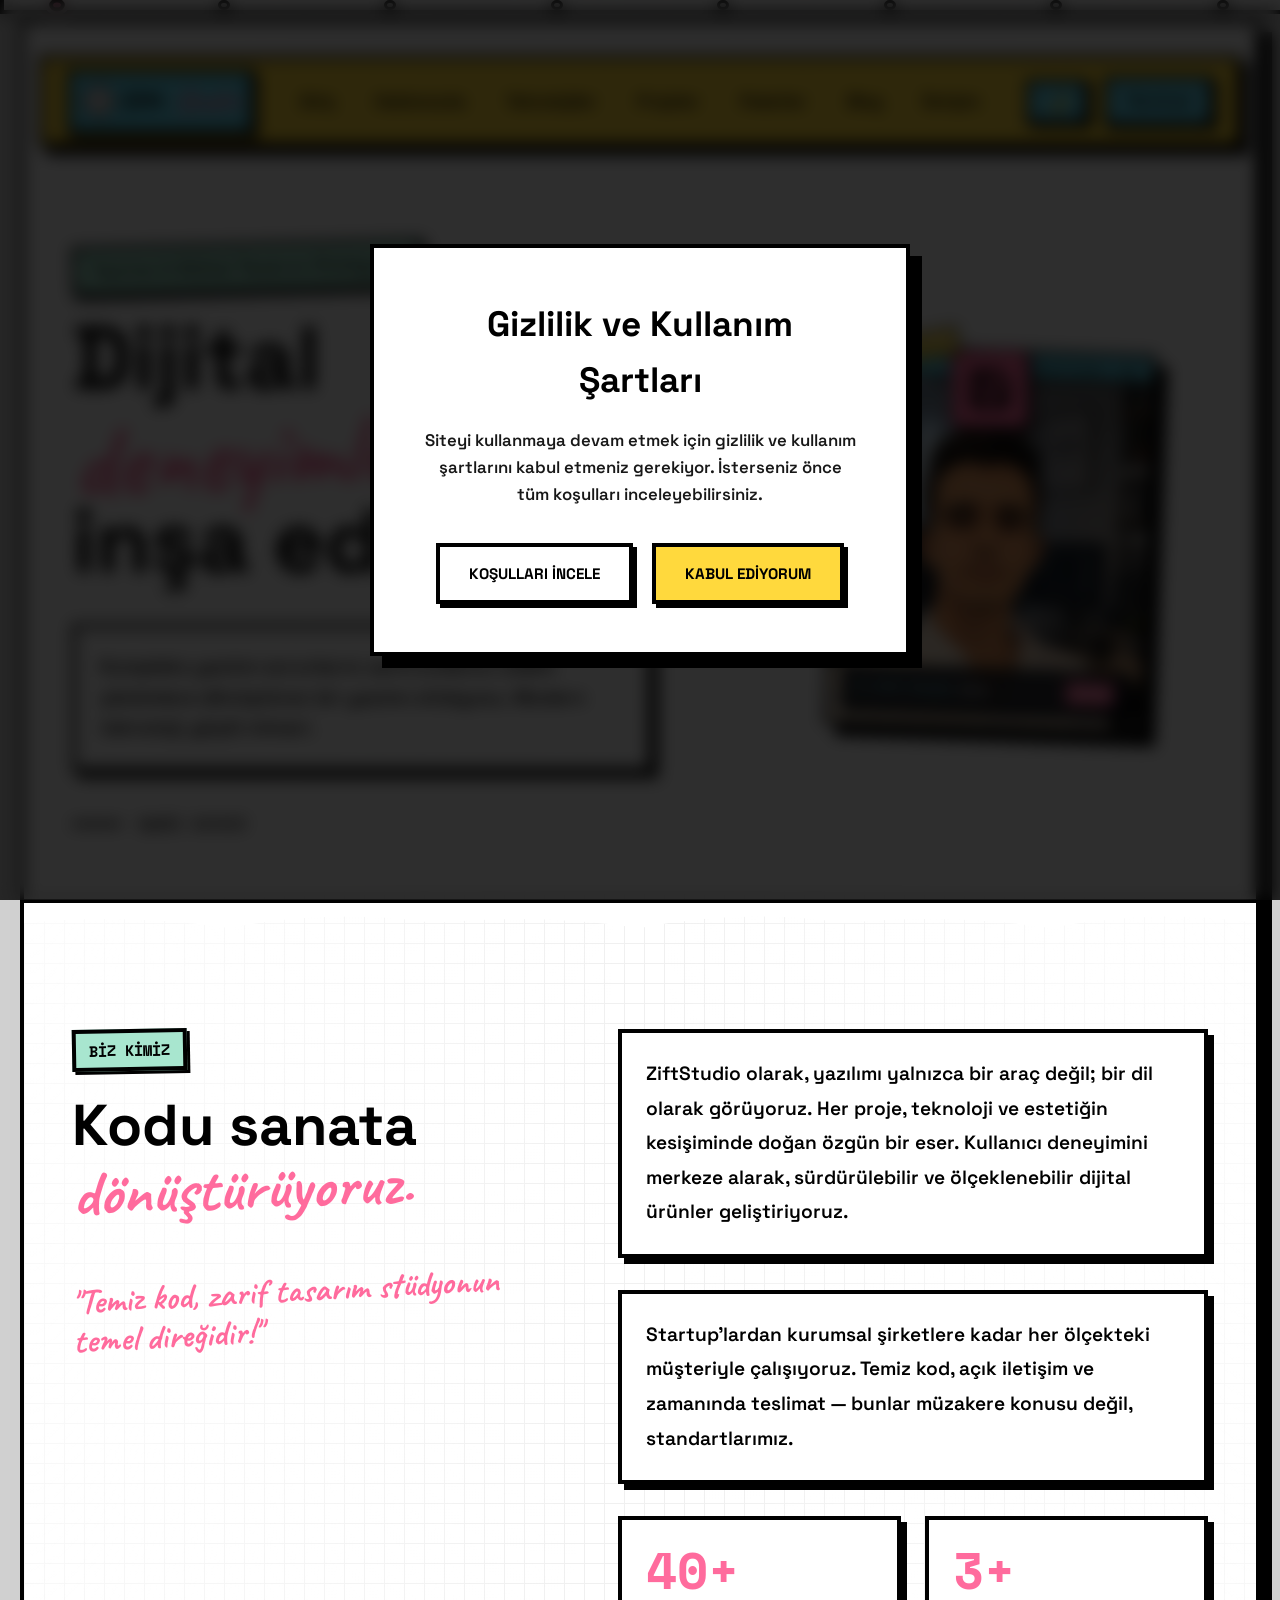
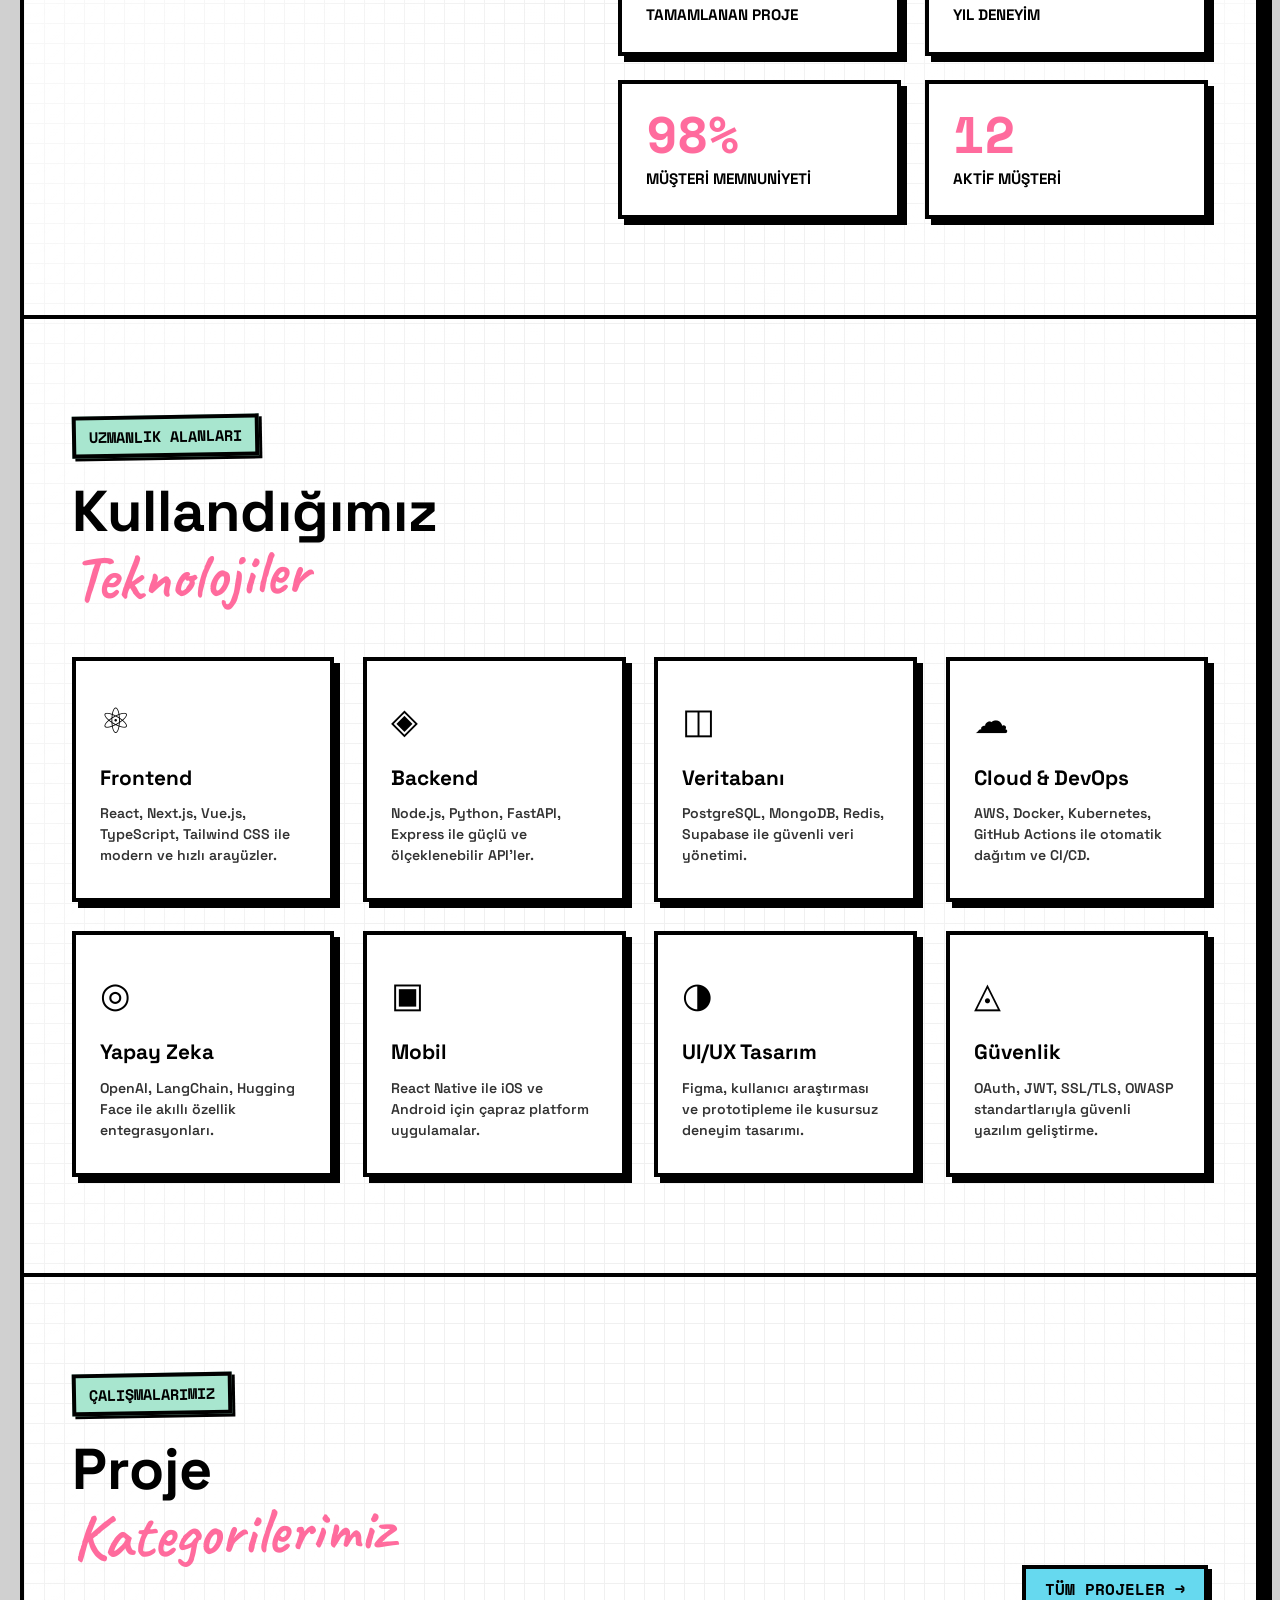
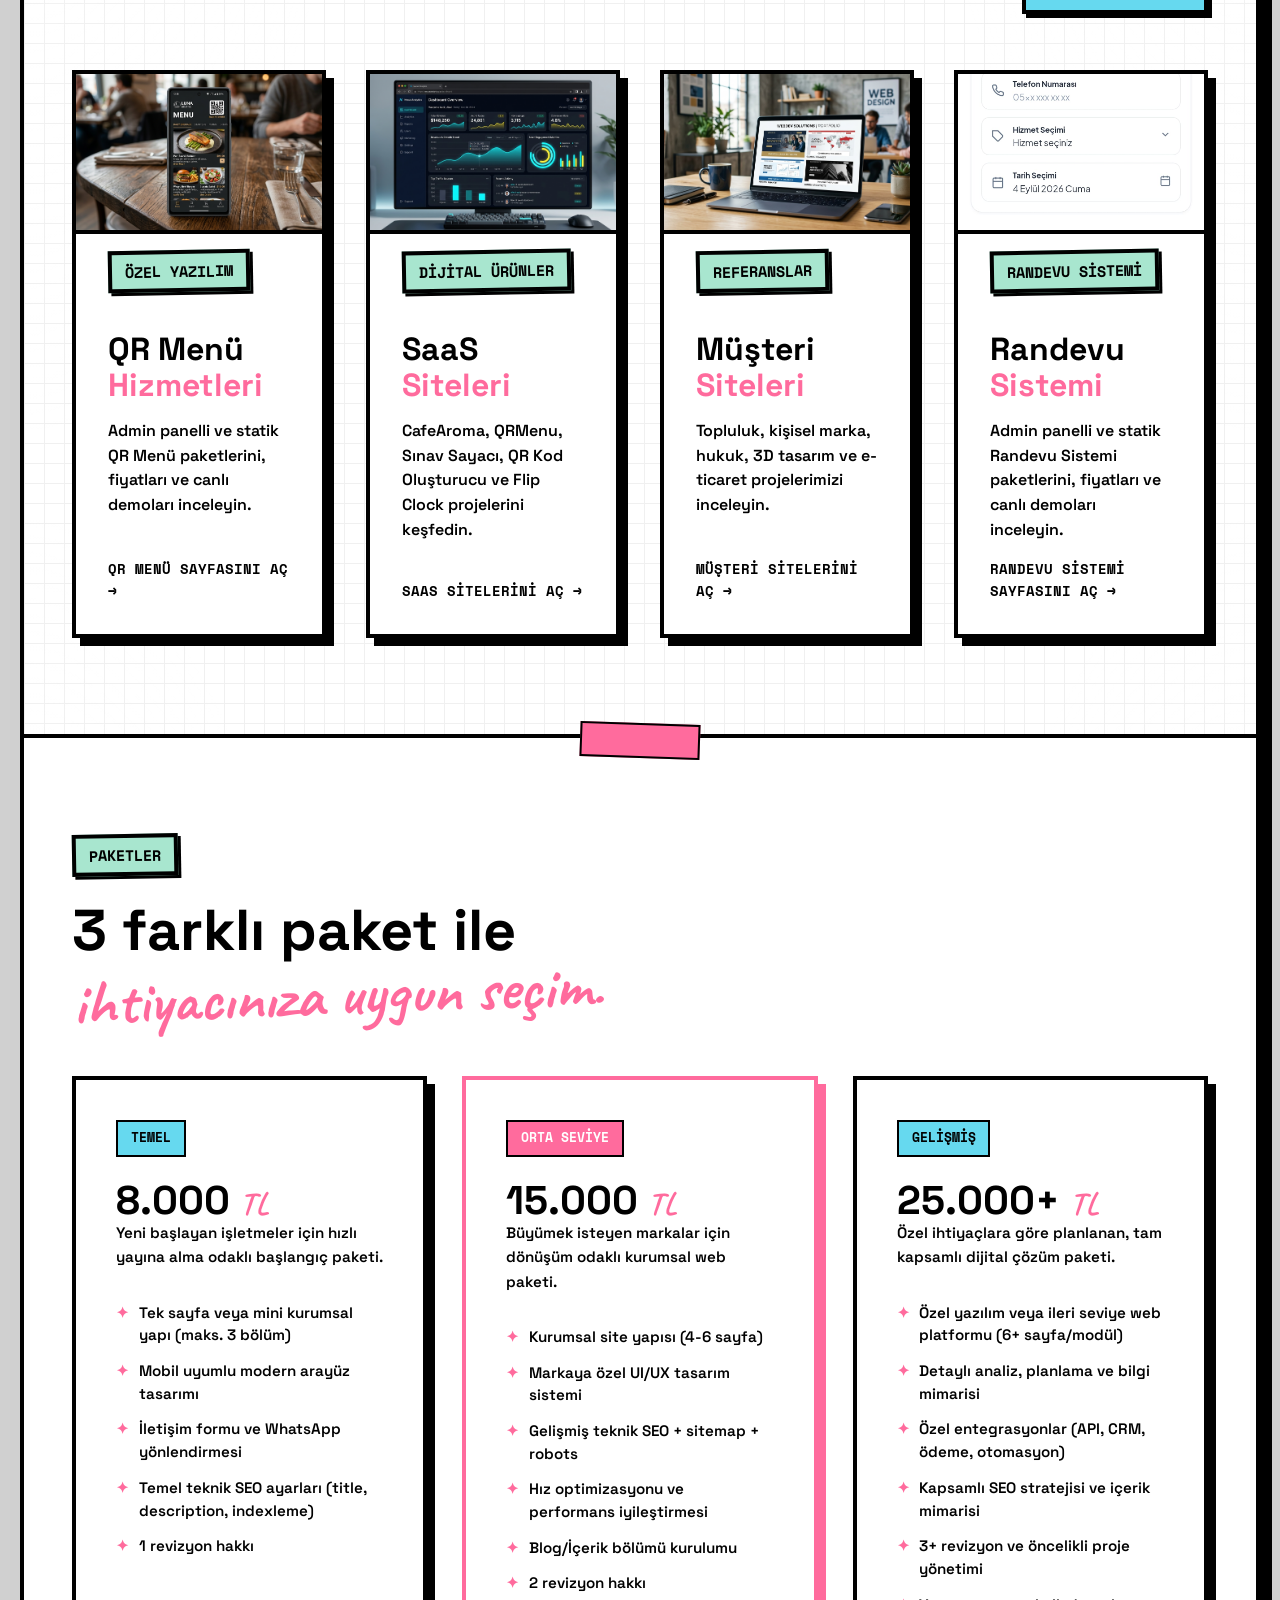
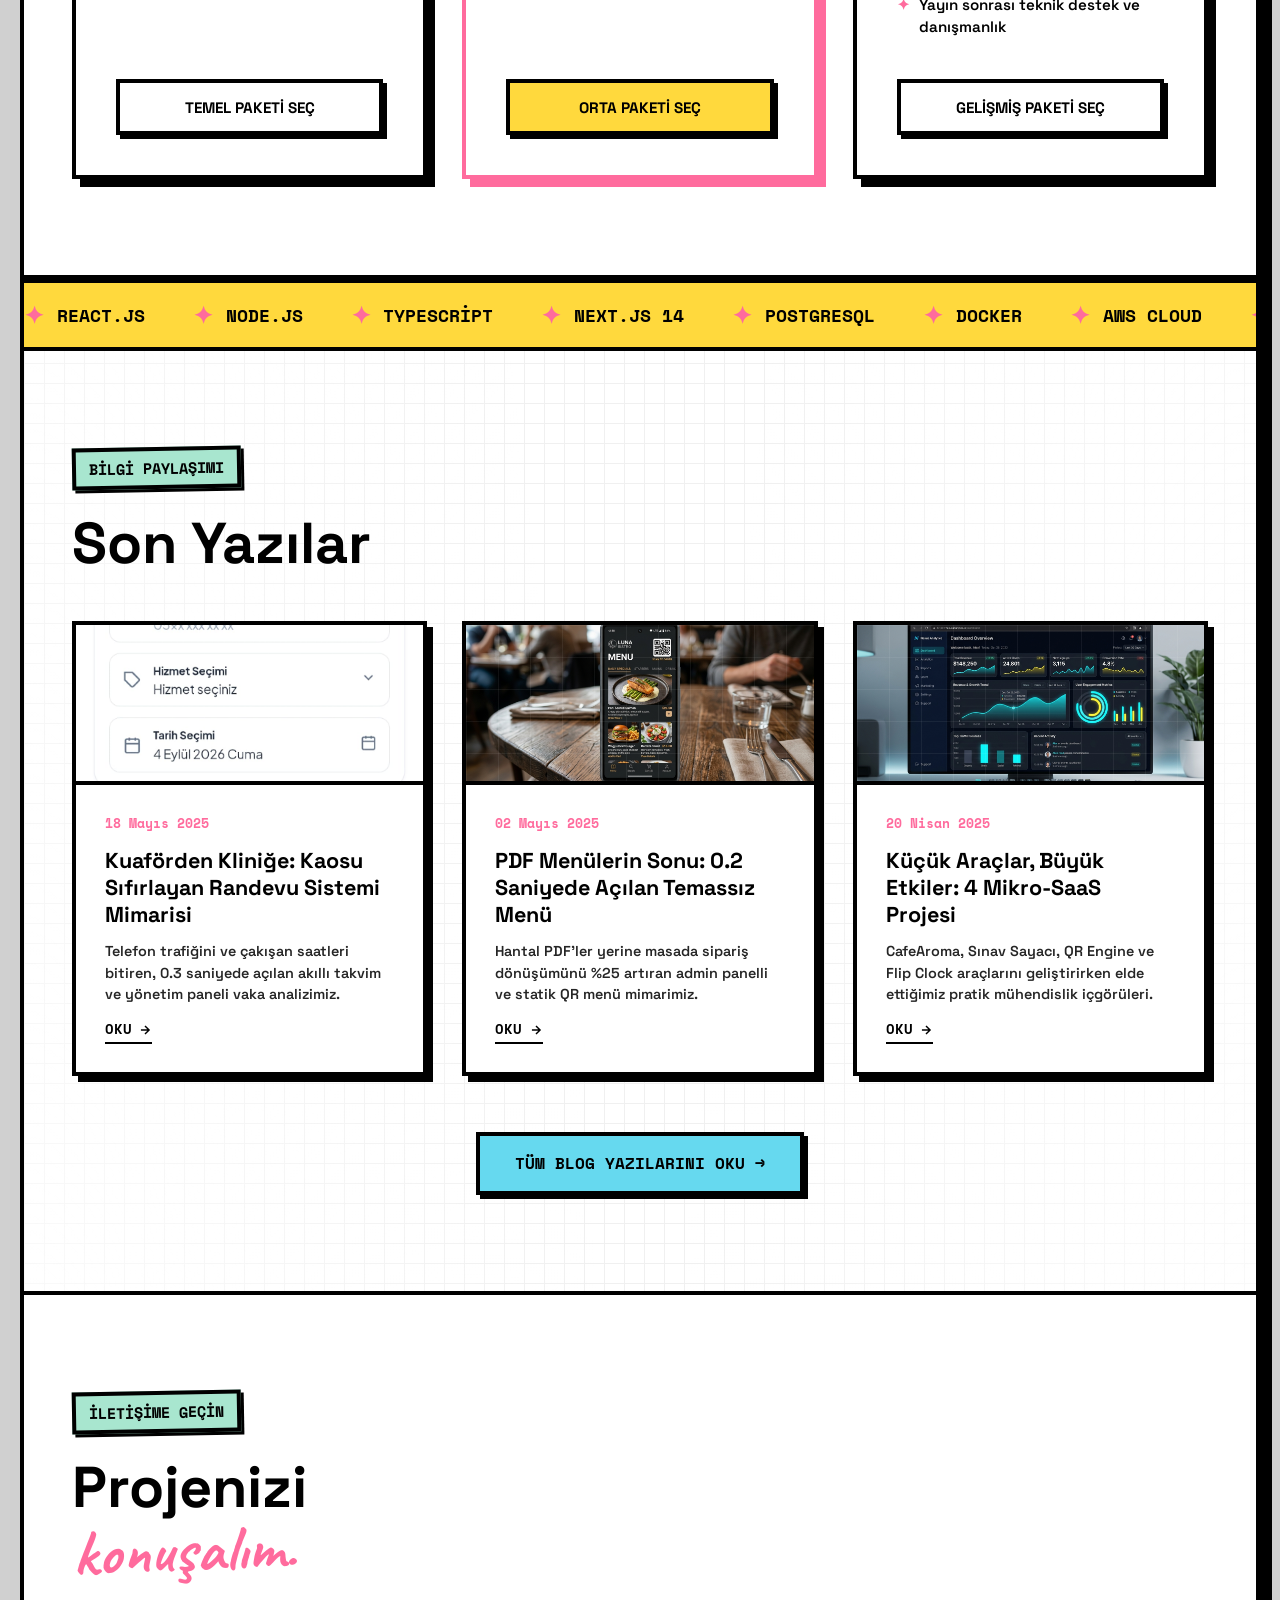
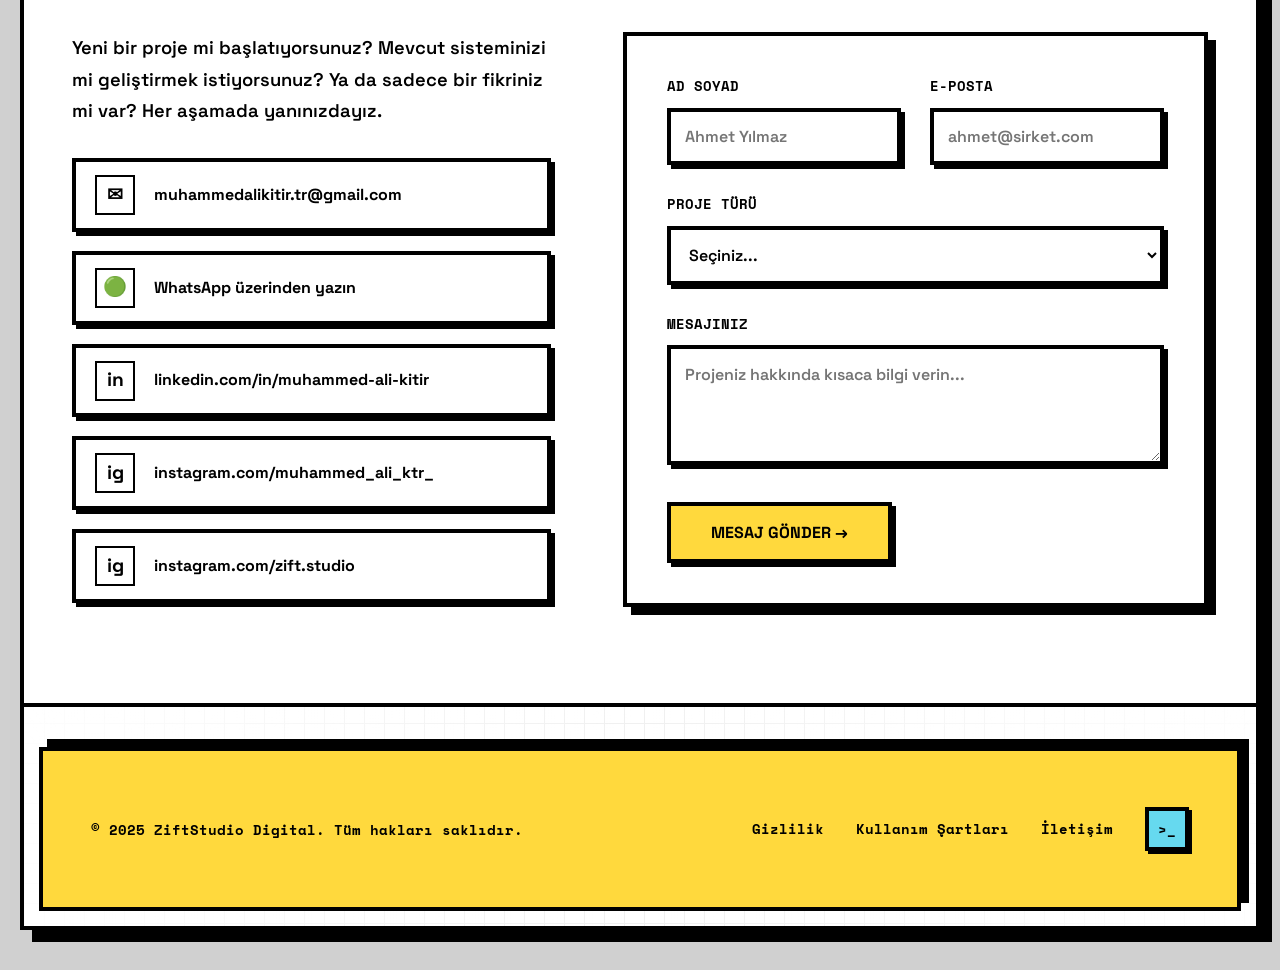
<file: index.html>
<!DOCTYPE html>
<html lang="tr">

<head>
  <meta charset="UTF-8">
  <meta name="viewport" content="width=device-width, initial-scale=1.0">
  <title>ZiftStudio — Digital Craft & Software</title>
  <meta name="description"
    content="ZiftStudio; web yazılım, UI/UX, SEO ve dijital ürün geliştirme alanlarında uçtan uca çözümler sunan yazılım stüdyosudur.">
  <meta name="robots" content="index, follow, max-image-preview:large, max-snippet:-1, max-video-preview:-1">
  <meta name="author" content="ZiftStudio">
  <link rel="canonical" href="https://ziftstudio.site/">
  <link rel="alternate" hreflang="tr-TR" href="https://ziftstudio.site/">
  <link rel="sitemap" type="application/xml" title="Sitemap" href="https://ziftstudio.site/sitemap.xml">
  <meta property="og:locale" content="tr_TR">
  <meta property="og:type" content="website">
  <meta property="og:title" content="ZiftStudio — Digital Craft & Software">
  <meta property="og:description"
    content="Modern web yazılım, dijital tasarım ve ölçeklenebilir ürün geliştirme çözümleri.">
  <meta property="og:url" content="https://ziftstudio.site/">
  <meta property="og:site_name" content="ZiftStudio">
  <meta property="og:image" content="https://ziftstudio.site/assets/logos/ziftstudio/ziftstudio-logo-1.png">
  <meta property="og:image:alt" content="ZiftStudio Logo">
  <meta name="twitter:card" content="summary_large_image">
  <meta name="twitter:title" content="ZiftStudio — Digital Craft & Software">
  <meta name="twitter:description"
    content="Modern web yazılım, dijital tasarım ve ölçeklenebilir ürün geliştirme çözümleri.">
  <meta name="twitter:image" content="https://ziftstudio.site/assets/logos/ziftstudio/ziftstudio-logo-1.png">


  <link rel="apple-touch-icon" sizes="180x180" href="/assets/favicon/apple-touch-icon.png">
<link rel="icon" type="image/png" sizes="32x32" href="/assets/favicon/favicon-32x32.png">
<link rel="icon" type="image/png" sizes="16x16" href="/assets/favicon/favicon-16x16.png">
<link rel="manifest" href="/assets/favicon/site.webmanifest">

  <link rel="icon" type="image/png" href="assets/logos/ziftstudio/ziftstudio-logo-1.png">
  <link rel="apple-touch-icon" href="assets/logos/ziftstudio/ziftstudio-logo-1.png">
  <link rel="stylesheet" href="CSS/style.css">
  <script type="application/ld+json">
  {
    "@context": "https://schema.org",
    "@graph": [
      {
        "@type": "Organization",
        "@id": "https://ziftstudio.site/#organization",
        "name": "ZiftStudio",
        "url": "https://ziftstudio.site/",
        "logo": {
          "@type": "ImageObject",
          "url": "https://ziftstudio.site/assets/logos/ziftstudio/ziftstudio-logo-1.png"
        },
        "image": "https://ziftstudio.site/assets/logos/ziftstudio/ziftstudio-logo-1.png",
        "email": "muhammedalikitir.tr@gmail.com"
      },
      {
        "@type": "WebSite",
        "@id": "https://ziftstudio.site/#website",
        "url": "https://ziftstudio.site/",
        "name": "ZiftStudio",
        "inLanguage": "tr-TR",
        "publisher": {
          "@id": "https://ziftstudio.site/#organization"
        }
      },
      {
        "@type": "ProfessionalService",
        "@id": "https://ziftstudio.site/#service",
        "name": "ZiftStudio",
        "url": "https://ziftstudio.site/",
        "serviceType": "Web Yazılım ve Dijital Tasarım",
        "areaServed": "TR"
      }
    ]
  }
  </script>
</head>

<body>

  <!-- Loading Screen Loader -->
  <div class="loader-overlay" id="loaderOverlay">
    <div class="loader-shapes">
      <!-- Floppy disk deco shape -->
      <svg class="loader-shape-svg loader-shape-1" width="60" height="60" viewBox="0 0 24 24" fill="none"
        stroke="currentColor" stroke-width="2">
        <path d="M19 21H5a2 2 0 0 1-2-2V5a2 2 0 0 1 2-2h11l5 5v11a2 2 0 0 1-2 2z"></path>
        <polyline points="17 21 17 13 7 13 7 21"></polyline>
        <polyline points="7 3 7 8 15 8"></polyline>
      </svg>
      <!-- Coffee cup deco shape -->
      <svg class="loader-shape-svg loader-shape-2" width="60" height="60" viewBox="0 0 24 24" fill="none"
        stroke="currentColor" stroke-width="2">
        <path d="M18 8h1a4 4 0 0 1 0 8h-1"></path>
        <path d="M2 8h16v9a4 4 0 0 1-4 4H6a4 4 0 0 1-4-4V8z"></path>
        <line x1="6" y1="1" x2="6" y2="4"></line>
        <line x1="10" y1="1" x2="10" y2="4"></line>
        <line x1="14" y1="1" x2="14" y2="4"></line>
      </svg>
      <!-- Code bracket deco shape -->
      <svg class="loader-shape-svg loader-shape-3" width="60" height="60" viewBox="0 0 24 24" fill="none"
        stroke="currentColor" stroke-width="2">
        <polyline points="16 18 22 12 16 6"></polyline>
        <polyline points="8 6 2 12 8 18"></polyline>
      </svg>
    </div>
    <div class="loader-wrapper">
      <div class="loader-letter">Z</div>
      <div class="loader-letter">S</div>
    </div>
    <div class="loader-progress-bar">
      <div class="loader-progress-fill"></div>
    </div>
  </div>

  <!-- Custom Immersive Cursor -->
  <div class="cursor" id="cursor"></div>
  <div class="cursor-ring" id="cursorRing"></div>

  <!-- Top Progress Bar Container with Checkpoints -->
  <div class="progress-bar-container">
    <div class="progress-bar-fill" id="progressBarFill"></div>
    <div class="progress-checkpoints" id="checkpoints">
      <!-- Checkpoints dynamically populated in script.js -->
    </div>
  </div>

  <!-- Main Brutalist Wrapper -->
  <div class="page-wrapper">

    <!-- Navigation -->
    <nav id="navbar">
      <a href="#" class="logo">
        <img src="assets/logos/ziftstudio/ziftstudio-logo-1.png" alt="ZiftStudio Logo" class="logo-mark">
        Zift<span>Studio</span>
      </a>
      <ul class="nav-links">
        <li><a href="#hero">Giriş</a></li>
        <li><a href="#about">Hakkımızda</a></li>
        <li><a href="#technologies">Teknolojiler</a></li>
        <li><a href="#projects">Projeler</a></li>
        <li><a href="#pricing">Paketler</a></li>
        <li><a href="#blog">Blog</a></li>
        <li><a href="#contact">İletişim</a></li>
      </ul>
      <div style="display: flex; align-items: center; gap: 1rem;">
        <button class="theme-toggle-nav" id="themeToggle" aria-label="Temayı Değiştir">
          <span id="themeToggleIcon">🌙</span>
        </button>
        <a href="pages/terminal.html" class="nav-cta">Terminal</a>
      </div>
      <button class="hamburger" id="hamburger" aria-label="Menu">
        <span></span><span></span><span></span>
      </button>
    </nav>

    <!-- Mobile Nav Overlay -->
    <div class="mobile-nav" id="mobileNav">
      <a href="#hero" onclick="closeMobileNav()">Giriş</a>
      <a href="#about" onclick="closeMobileNav()">Hakkımızda</a>
      <a href="#technologies" onclick="closeMobileNav()">Teknolojiler</a>
      <a href="#projects" onclick="closeMobileNav()">Projeler</a>
      <a href="#pricing" onclick="closeMobileNav()">Paketler</a>
      <a href="#blog" onclick="closeMobileNav()">Blog</a>
      <a href="#contact" onclick="closeMobileNav()">İletişim</a>
    </div>

    <!-- Hero Section -->
    <section id="hero">
      <div class="hero-left">
        <span class="hero-eyebrow">Yazılım & Dijital Tasarım Stüdyosu</span>
        <h1 class="hero-title">
          Dijital<br><em>deneyimler</em><br>inşa ediyoruz.
        </h1>
        <div class="hero-sub">
          <p class="hero-desc">
            Kompleks yazılım sorunlarını zarif, kullanıcı odaklı çözümlere dönüştüren bir yazılım stüdyosu. Modern
            teknoloji, güçlü mimari.
          </p>
          <div class="hero-scroll">
            <div class="hero-scroll-line"></div>
            AŞAĞI KAYDIR
          </div>
        </div>
      </div>
      <div class="hero-right">
        <div class="tape-sticker"></div>
        <!-- Floppy sticker decoration -->
        <svg class="deco-floppy" viewBox="0 0 24 24" fill="none" stroke="var(--border)" stroke-width="2.5"
          style="background:var(--pink); border:2.5px solid var(--border); border-radius:10px; padding:15px; box-shadow: 4px 4px 0 var(--border);">
          <path d="M19 21H5a2 2 0 0 1-2-2V5a2 2 0 0 1 2-2h11l5 5v11a2 2 0 0 1-2 2z"></path>
          <polyline points="17 21 17 13 7 13 7 21"></polyline>
          <polyline points="7 3 7 8 15 8"></polyline>
        </svg>
        <div class="hero-visual-card">
          <div class="hero-visual-header">
            <div class="hero-dot hero-dot-1"></div>
            <div class="hero-dot hero-dot-2"></div>
            <div class="hero-dot hero-dot-3"></div>
            <span
              style="font-family:var(--mono-font); font-size:0.75rem; font-weight:700; color:var(--text); margin-left:auto; letter-spacing:0.05em;">zift-developer.jpg</span>
          </div>
          <div class="hero-visual-body" style="padding: 0; overflow: hidden; position: relative;">
            <img src="assets/image/hero-avatar.jpg" alt="ZiftStudio Developer" class="hero-avatar-img"
              style="width: 100%; height: 100%; object-fit: cover; object-position: center 15%; display: block;">
            <div class="hero-avatar-badge"
              style="position: absolute; bottom: 12px; left: 12px; right: 12px; background: rgba(15, 20, 30, 0.85); backdrop-filter: blur(6px); border: 2px solid var(--border); color: #fff; padding: 8px 12px; font-family: var(--mono-font); font-size: 0.78rem; font-weight: 700; box-shadow: 3px 3px 0 var(--border); display: flex; align-items: center; justify-content: space-between;">
              <span><span style="color: var(--cyan);">// Zift Studio</span> Core</span>
              <span
                style="background: var(--pink); color: #fff; padding: 2px 6px; border: 1.5px solid var(--border); font-size: 0.65rem;">ACTIVE</span>
            </div>
          </div>
        </div>
      </div>
    </section>

    <!-- Paper Tear Gap -->
    <div class="paper-tear paper-tear-top">
      <svg viewBox="0 0 1200 30" preserveAspectRatio="none">
        <path
          d="M0,0 L1200,0 L1200,20 Q1100,5 1000,25 Q900,10 800,20 Q700,5 600,25 Q500,10 400,20 Q300,5 200,25 Q100,10 0,20 Z">
        </path>
      </svg>
    </div>

    <!-- Pricing Section -->
    <section id="pricing" class="reveal">
      <div class="tear-tape-sticker"></div>
      <div class="section-label">Paketler</div>
      <h2 class="section-title">3 farklı paket ile<br><em>ihtiyacınıza uygun seçim.</em></h2>
      <div class="pricing-grid">
        <div class="pricing-card">
          <span class="pricing-tag">Temel</span>
          <div>
            <h3 class="pricing-title">8.000 <span>TL</span></h3>
            <p class="pricing-subtitle">Yeni başlayan işletmeler için hızlı yayına alma odaklı başlangıç paketi.</p>
          </div>
          <ul class="pricing-list">
            <li>Tek sayfa veya mini kurumsal yapı (maks. 3 bölüm)</li>
            <li>Mobil uyumlu modern arayüz tasarımı</li>
            <li>İletişim formu ve WhatsApp yönlendirmesi</li>
            <li>Temel teknik SEO ayarları (title, description, indexleme)</li>
            <li>1 revizyon hakkı</li>
          </ul>
          <button class="pricing-action" onclick="scrollToSection('contact')">Temel Paketi Seç</button>
        </div>
        <div class="pricing-card recommended">
          <span class="pricing-tag">Orta Seviye</span>
          <div>
            <h3 class="pricing-title">15.000 <span>TL</span></h3>
            <p class="pricing-subtitle">Büyümek isteyen markalar için dönüşüm odaklı kurumsal web paketi.</p>
          </div>
          <ul class="pricing-list">
            <li>Kurumsal site yapısı (4-6 sayfa)</li>
            <li>Markaya özel UI/UX tasarım sistemi</li>
            <li>Gelişmiş teknik SEO + sitemap + robots</li>
            <li>Hız optimizasyonu ve performans iyileştirmesi</li>
            <li>Blog/İçerik bölümü kurulumu</li>
            <li>2 revizyon hakkı</li>
          </ul>
          <button class="pricing-action" onclick="scrollToSection('contact')">Orta Paketi Seç</button>
        </div>
        <div class="pricing-card">
          <span class="pricing-tag">Gelişmiş</span>
          <div>
            <h3 class="pricing-title">25.000+ <span>TL</span></h3>
            <p class="pricing-subtitle">Özel ihtiyaçlara göre planlanan, tam kapsamlı dijital çözüm paketi.</p>
          </div>
          <ul class="pricing-list">
            <li>Özel yazılım veya ileri seviye web platformu (6+ sayfa/modül)</li>
            <li>Detaylı analiz, planlama ve bilgi mimarisi</li>
            <li>Özel entegrasyonlar (API, CRM, ödeme, otomasyon)</li>
            <li>Kapsamlı SEO stratejisi ve içerik mimarisi</li>
            <li>3+ revizyon ve öncelikli proje yönetimi</li>
            <li>Yayın sonrası teknik destek ve danışmanlık</li>
          </ul>
          <button class="pricing-action" onclick="scrollToSection('contact')">Gelişmiş Paketi Seç</button>
        </div>
      </div>
    </section>

    <!-- Marquee Tech Ribbon -->
    <div class="marquee-wrap">
      <div class="marquee-track">
        <div class="marquee-item"><span>✦</span> React.js</div>
        <div class="marquee-item"><span>✦</span> Node.js</div>
        <div class="marquee-item"><span>✦</span> TypeScript</div>
        <div class="marquee-item"><span>✦</span> Next.js 14</div>
        <div class="marquee-item"><span>✦</span> PostgreSQL</div>
        <div class="marquee-item"><span>✦</span> Docker</div>
        <div class="marquee-item"><span>✦</span> AWS Cloud</div>
        <div class="marquee-item"><span>✦</span> Python / FastAPI</div>
        <div class="marquee-item"><span>✦</span> UI/UX Design System</div>
        <!-- Duplicated for infinite effect -->
        <div class="marquee-item"><span>✦</span> React.js</div>
        <div class="marquee-item"><span>✦</span> Node.js</div>
        <div class="marquee-item"><span>✦</span> TypeScript</div>
        <div class="marquee-item"><span>✦</span> Next.js 14</div>
        <div class="marquee-item"><span>✦</span> PostgreSQL</div>
        <div class="marquee-item"><span>✦</span> Docker</div>
        <div class="marquee-item"><span>✦</span> AWS Cloud</div>
        <div class="marquee-item"><span>✦</span> Python / FastAPI</div>
        <div class="marquee-item"><span>✦</span> UI/UX Design System</div>
      </div>
    </div>

    <!-- About Section -->
    <section id="about" class="reveal">
      <div class="about-left">
        <div class="section-label">Biz Kimiz</div>
        <h2 class="section-title">Kodu sanata<br><em>dönüştürüyoruz.</em></h2>
        <!-- Handwriting caveat note sticky sticker -->
        <div
          style="font-family: var(--hand-font); font-size: 2.2rem; transform: rotate(-3deg); color: var(--pink); margin-top: 2rem; font-weight: 700; line-height: 1.1;">
          "Temiz kod, zarif tasarım stüdyonun temel direğidir!"
        </div>
      </div>
      <div class="about-right">
        <p class="about-text">
          ZiftStudio olarak, yazılımı yalnızca bir araç değil; bir dil olarak görüyoruz. Her proje, teknoloji ve
          estetiğin kesişiminde doğan özgün bir eser. Kullanıcı deneyimini merkeze alarak, sürdürülebilir ve
          ölçeklenebilir dijital ürünler geliştiriyoruz.
        </p>
        <p class="about-text">
          Startup'lardan kurumsal şirketlere kadar her ölçekteki müşteriyle çalışıyoruz. Temiz kod, açık iletişim ve
          zamanında teslimat — bunlar müzakere konusu değil, standartlarımız.
        </p>
        <div class="about-stats">
          <div class="stat">
            <div class="stat-num">40+</div>
            <div class="stat-label">Tamamlanan Proje</div>
          </div>
          <div class="stat">
            <div class="stat-num">3+</div>
            <div class="stat-label">Yıl Deneyim</div>
          </div>
          <div class="stat">
            <div class="stat-num">98%</div>
            <div class="stat-label">Müşteri Memnuniyeti</div>
          </div>
          <div class="stat">
            <div class="stat-num">12</div>
            <div class="stat-label">Aktif Müşteri</div>
          </div>
        </div>
      </div>
    </section>

    <!-- Selected Projects Section -->
    <section id="projects" class="reveal">
      <div class="projects-header">
        <div>
          <div class="section-label">Çalışmalarımız</div>
          <h2 class="section-title">Proje<br><em>Kategorilerimiz</em></h2>
        </div>
        <a href="pages/projeler.html" class="view-all">Tüm Projeler →</a>
      </div>
      <div class="projects-grid project-category-grid">
        <a class="project-category-card reveal" href="pages/qr-menu.html">
          <div class="category-card-visual">
            <img src="assets/image/qr-menu-thumb.jpg" alt="QR Menü Hizmetleri" class="category-card-img">
          </div>
          <span class="section-label">Özel Yazılım</span>
          <h3>QR Menü <em>Hizmetleri</em></h3>
          <p>
            Admin panelli ve statik QR Menü paketlerini, fiyatları ve canlı
            demoları inceleyin.
          </p>
          <strong>QR Menü sayfasını aç →</strong>
        </a>

        <a class="project-category-card reveal" href="pages/saas.html">
          <div class="category-card-visual">
            <img src="assets/image/saas-thumb.jpg" alt="SaaS Siteleri" class="category-card-img">
          </div>
          <span class="section-label">Dijital Ürünler</span>
          <h3>SaaS <em>Siteleri</em></h3>
          <p>
            CafeAroma, QRMenu, Sınav Sayacı, QR Kod Oluşturucu ve Flip Clock
            projelerini keşfedin.
          </p>
          <strong>SaaS sitelerini aç →</strong>
        </a>

        <a class="project-category-card reveal" href="pages/musteri-siteleri.html">
          <div class="category-card-visual">
            <img src="assets/image/musteri-thumb.jpg" alt="Müşteri Siteleri" class="category-card-img">
          </div>
          <span class="section-label">Referanslar</span>
          <h3>Müşteri <em>Siteleri</em></h3>
          <p>
            Topluluk, kişisel marka, hukuk, 3D tasarım ve e-ticaret
            projelerimizi inceleyin.
          </p>
          <strong>Müşteri sitelerini aç →</strong>
        </a>

        <a class="project-category-card reveal" href="pages/randevu.html">
          <div class="category-card-visual">
            <img src="assets/image/randevu/randevu-1.png" alt="Randevu Sistemi" class="category-card-img">
          </div>
          <span class="section-label">Randevu Sistemi</span>
          <h3>Randevu <em>Sistemi</em></h3>
          <p>
            Admin panelli ve statik Randevu Sistemi paketlerini, fiyatları ve canlı
            demoları inceleyin.
          </p>
          <strong>Randevu Sistemi sayfasını aç →</strong>
        </a>
      </div>
    </section>

    <!-- Technologies Expertises Section -->
    <section id="technologies" class="reveal">
      <div class="section-label">Uzmanlık Alanları</div>
      <h2 class="section-title">Kullandığımız<br><em>Teknolojiler</em></h2>
      <div class="tech-grid">
        <div class="tech-item">
          <div class="tech-icon">⚛</div>
          <h3 class="tech-name">Frontend</h3>
          <p class="tech-desc">React, Next.js, Vue.js, TypeScript, Tailwind CSS ile modern ve hızlı arayüzler.</p>
        </div>
        <div class="tech-item">
          <div class="tech-icon">◈</div>
          <h3 class="tech-name">Backend</h3>
          <p class="tech-desc">Node.js, Python, FastAPI, Express ile güçlü ve ölçeklenebilir API'ler.</p>
        </div>
        <div class="tech-item">
          <div class="tech-icon">◫</div>
          <h3 class="tech-name">Veritabanı</h3>
          <p class="tech-desc">PostgreSQL, MongoDB, Redis, Supabase ile güvenli veri yönetimi.</p>
        </div>
        <div class="tech-item">
          <div class="tech-icon">☁</div>
          <h3 class="tech-name">Cloud & DevOps</h3>
          <p class="tech-desc">AWS, Docker, Kubernetes, GitHub Actions ile otomatik dağıtım ve CI/CD.</p>
        </div>
        <div class="tech-item">
          <div class="tech-icon">◎</div>
          <h3 class="tech-name">Yapay Zeka</h3>
          <p class="tech-desc">OpenAI, LangChain, Hugging Face ile akıllı özellik entegrasyonları.</p>
        </div>
        <div class="tech-item">
          <div class="tech-icon">▣</div>
          <h3 class="tech-name">Mobil</h3>
          <p class="tech-desc">React Native ile iOS ve Android için çapraz platform uygulamalar.</p>
        </div>
        <div class="tech-item">
          <div class="tech-icon">◑</div>
          <h3 class="tech-name">UI/UX Tasarım</h3>
          <p class="tech-desc">Figma, kullanıcı araştırması ve prototipleme ile kusursuz deneyim tasarımı.</p>
        </div>
        <div class="tech-item">
          <div class="tech-icon">◬</div>
          <h3 class="tech-name">Güvenlik</h3>
          <p class="tech-desc">OAuth, JWT, SSL/TLS, OWASP standartlarıyla güvenli yazılım geliştirme.</p>
        </div>
      </div>
    </section>

    <!-- Success Customer Reviews Stories
    <section id="success" class="reveal">
      <div class="section-label">Müşteri Görüşleri</div>
      <h2 class="section-title">Başarı<br><em>Hikayeleri</em></h2>
      <div class="stories-wrap">
        <div class="story-card">
          <div class="story-quote">★★★★★</div>
          <p class="story-text">"ZiftStudio ekibi, projemizi tam zamanında ve beklentilerin çok ötesinde teslim etti. Kodun kalitesi ve mimari kararlar mükemmeldi."</p>
          <div class="story-author">
            <span class="story-name">Ayşe Kaya</span>
            <span class="story-role">CTO — TechBridge A.Ş.</span>
            <span class="story-result">↑ %340 Performans Artışı</span>
          </div>
        </div>
        <div class="story-card">
          <div class="story-quote">★★★★★</div>
          <p class="story-text">"E-ticaret platformumuz yayına girdiğinden bu yana dönüşüm oranımız %180 arttı. Kullanıcı deneyimi tasarımı gerçekten olağanüstü."</p>
          <div class="story-author">
            <span class="story-name">Mehmet Demir</span>
            <span class="story-role">CEO — Nexora Commerce</span>
            <span class="story-result">↑ %180 Dönüşüm Artışı</span>
          </div>
        </div>
        <div class="story-card">
          <div class="story-quote">★★★★★</div>
          <p class="story-text">"Karmaşık gereksinimleri anlayarak en temiz çözümü sunan bir ekip. DevOps altyapımız artık tamamen otomatik çalışıyor."</p>
          <div class="story-author">
            <span class="story-name">Leyla Arslan</span>
            <span class="story-role">Product Manager — CloudSys</span>
            <span class="story-result">↓ %60 Deployment Süresi</span>
          </div>
        </div>
      </div>
    </section> 
    -->

    <!-- Blog Posts Summaries Section -->
    <section id="blog" class="reveal">
      <div class="section-label">Bilgi Paylaşımı</div>
      <h2 class="section-title">Son Yazılar</h2>
      <div class="blog-grid">
        <div class="blog-card">
          <div class="blog-thumb">
            <div class="blog-visual blog-b1" style="background: url('assets/image/randevu/randevu-1.png') center/cover no-repeat;">
              <div class="proj-grid-lines"></div>
            </div>
          </div>
          <div class="blog-card-content">
            <span class="blog-date">18 Mayıs 2025</span>
            <a href="pages/yazı.html#post-randevu" class="blog-title">Kuaförden Kliniğe: Kaosu Sıfırlayan Randevu Sistemi Mimarisi</a>
            <p class="blog-excerpt">Telefon trafiğini ve çakışan saatleri bitiren, 0.3 saniyede açılan akıllı takvim ve yönetim paneli vaka analizimiz.</p>
            <a href="pages/yazı.html#post-randevu" class="blog-read">Oku <svg viewBox="0 0 24 24" fill="none" stroke-width="2.5">
                <path d="M5 12h14M12 5l7 7-7 7" />
              </svg></a>
          </div>
        </div>
        <div class="blog-card">
          <div class="blog-thumb">
            <div class="blog-visual blog-b2" style="background: url('assets/image/qr-menu-thumb.jpg') center/cover no-repeat;">
              <div class="proj-grid-lines"></div>
            </div>
          </div>
          <div class="blog-card-content">
            <span class="blog-date">02 Mayıs 2025</span>
            <a href="pages/yazı.html#post-qrmenu" class="blog-title">PDF Menülerin Sonu: 0.2 Saniyede Açılan Temassız Menü</a>
            <p class="blog-excerpt">Hantal PDF'ler yerine masada sipariş dönüşümünü %25 artıran admin panelli ve statik QR menü mimarimiz.</p>
            <a href="pages/yazı.html#post-qrmenu" class="blog-read">Oku <svg viewBox="0 0 24 24" fill="none" stroke-width="2.5">
                <path d="M5 12h14M12 5l7 7-7 7" />
              </svg></a>
          </div>
        </div>
        <div class="blog-card">
          <div class="blog-thumb">
            <div class="blog-visual blog-b3" style="background: url('assets/image/saas-thumb.jpg') center/cover no-repeat;">
              <div class="proj-grid-lines"></div>
            </div>
          </div>
          <div class="blog-card-content">
            <span class="blog-date">20 Nisan 2025</span>
            <a href="pages/yazı.html#post-saas" class="blog-title">Küçük Araçlar, Büyük Etkiler: 4 Mikro-SaaS Projesi</a>
            <p class="blog-excerpt">CafeAroma, Sınav Sayacı, QR Engine ve Flip Clock araçlarını geliştirirken elde ettiğimiz pratik mühendislik içgörüleri.</p>
            <a href="pages/yazı.html#post-saas" class="blog-read">Oku <svg viewBox="0 0 24 24" fill="none" stroke-width="2.5">
                <path d="M5 12h14M12 5l7 7-7 7" />
              </svg></a>
          </div>
        </div>
      </div>
      <div class="blog-more-wrap">
        <a href="pages/yazı.html" class="blog-more">Tüm Blog Yazılarını Oku →</a>
      </div>
    </section>

    <!-- Contact Form & Info Section -->
    <section id="contact" class="reveal">
      <div class="section-label">İletişime Geçin</div>
      <h2 class="section-title">Projenizi<br><em>konuşalım.</em></h2>
      <div class="contact-wrap">
        <div class="contact-info">
          <p class="contact-desc">
            Yeni bir proje mi başlatıyorsunuz? Mevcut sisteminizi mi geliştirmek istiyorsunuz? Ya da sadece bir fikriniz
            mi var? Her aşamada yanınızdayız.
          </p>
          <div class="contact-links">
            <a href="mailto:muhammedalikitir.tr@gmail.com" class="contact-link">
              <span class="contact-link-icon">✉</span>
              <span class="contact-link-text">muhammedalikitir.tr@gmail.com</span>
            </a>
            <a href="https://wa.me/905424786254?text=Merhaba%20Muhammed%20Ali,%20siteniz%20üzerinden%20ileti%C5%9Fim%20var."
              target="_blank" class="contact-link">
              <span class="contact-link-icon">🟢</span>
              <span class="contact-link-text">WhatsApp üzerinden yazın</span>
            </a>
            <a href="https://www.linkedin.com/in/muhammed-ali-kitir" target="_blank" class="contact-link">
              <span class="contact-link-icon">in</span>
              <span class="contact-link-text">linkedin.com/in/muhammed-ali-kitir</span>
            </a>
            <a href="https://www.instagram.com/muhammed_ali_ktr_" target="_blank" class="contact-link">
              <span class="contact-link-icon">ig</span>
              <span class="contact-link-text">instagram.com/muhammed_ali_ktr_</span>
            </a>
            <a href="https://www.instagram.com/zift.studio" target="_blank" class="contact-link">
              <span class="contact-link-icon">ig</span>
              <span class="contact-link-text">instagram.com/zift.studio</span>
            </a>
          </div>
        </div>
        <div class="contact-form-wrap">
          <form id="contactForm" class="contact-form" onsubmit="handleSubmit(event)">
            <div class="form-row">
              <div class="form-group">
                <label for="fullName">Ad Soyad</label>
                <input id="fullName" name="fullName" type="text" placeholder="Ahmet Yılmaz" required>
              </div>
              <div class="form-group">
                <label for="email">E-posta</label>
                <input id="email" name="email" type="email" placeholder="ahmet@sirket.com" required>
              </div>
            </div>
            <div class="form-group">
              <label for="projectType">Proje Türü</label>
              <select id="projectType" name="projectType" required>
                <option value="">Seçiniz...</option>
                <option>Web Uygulaması</option>
                <option>Mobil Uygulama</option>
                <option>E-Ticaret Sistemi</option>
                <option>API Geliştirme</option>
                <option>DevOps & Altyapı</option>
                <option>AI Entegrasyonu</option>
                <option>Diğer</option>
              </select>
            </div>
            <div class="form-group">
              <label for="message">Mesajınız</label>
              <textarea id="message" name="message" placeholder="Projeniz hakkında kısaca bilgi verin..."
                required></textarea>
            </div>
            <button type="submit" class="form-submit" id="submitBtn">Mesaj Gönder →</button>
          </form>
        </div>
      </div>
    </section>

    <!-- Footer Section -->
    <footer>
      <div class="footer-copy">© 2025 ZiftStudio Digital. Tüm hakları saklıdır.</div>
      <ul class="footer-links">
        <li><a href="pages/gizlilik.html">Gizlilik</a></li>
        <li><a href="pages/gizlilik.html">Kullanım Şartları</a></li>
        <li><a href="#contact">İletişim</a></li>
        <!-- Retro-developer CLI Terminal Link -->
        <li>
          <a href="pages/terminal.html" class="footer-terminal-link" title="ZiftStudio Geliştirici Konsolu">
            >_
          </a>
        </li>
      </ul>
    </footer>

  </div>

  <!-- Cookie Consent Overlay -->
  <div class="consent-overlay" id="consentOverlay">
    <div class="consent-popup">
      <h2>Gizlilik ve Kullanım Şartları</h2>
      <p>Siteyi kullanmaya devam etmek için gizlilik ve kullanım şartlarını kabul etmeniz gerekiyor. İsterseniz önce tüm
        koşulları inceleyebilirsiniz.</p>
      <div class="consent-actions">
        <a href="pages/gizlilik.html" class="button secondary">Koşulları İncele</a>
        <button type="button" id="acceptConsent" class="button">Kabul Ediyorum</button>
      </div>
    </div>
  </div>

  <!-- Selected Projects Modal Details -->
  <div class="modal-overlay" id="modalOverlay" onclick="closeModalOutside(event)">
    <div class="modal" id="modal">
      <button class="modal-close" onclick="closeModal()">✕</button>
      <div id="modalContent"></div>
    </div>
  </div>

  <script src="JS/script.js" defer></script>
</body>

</html>
</file>
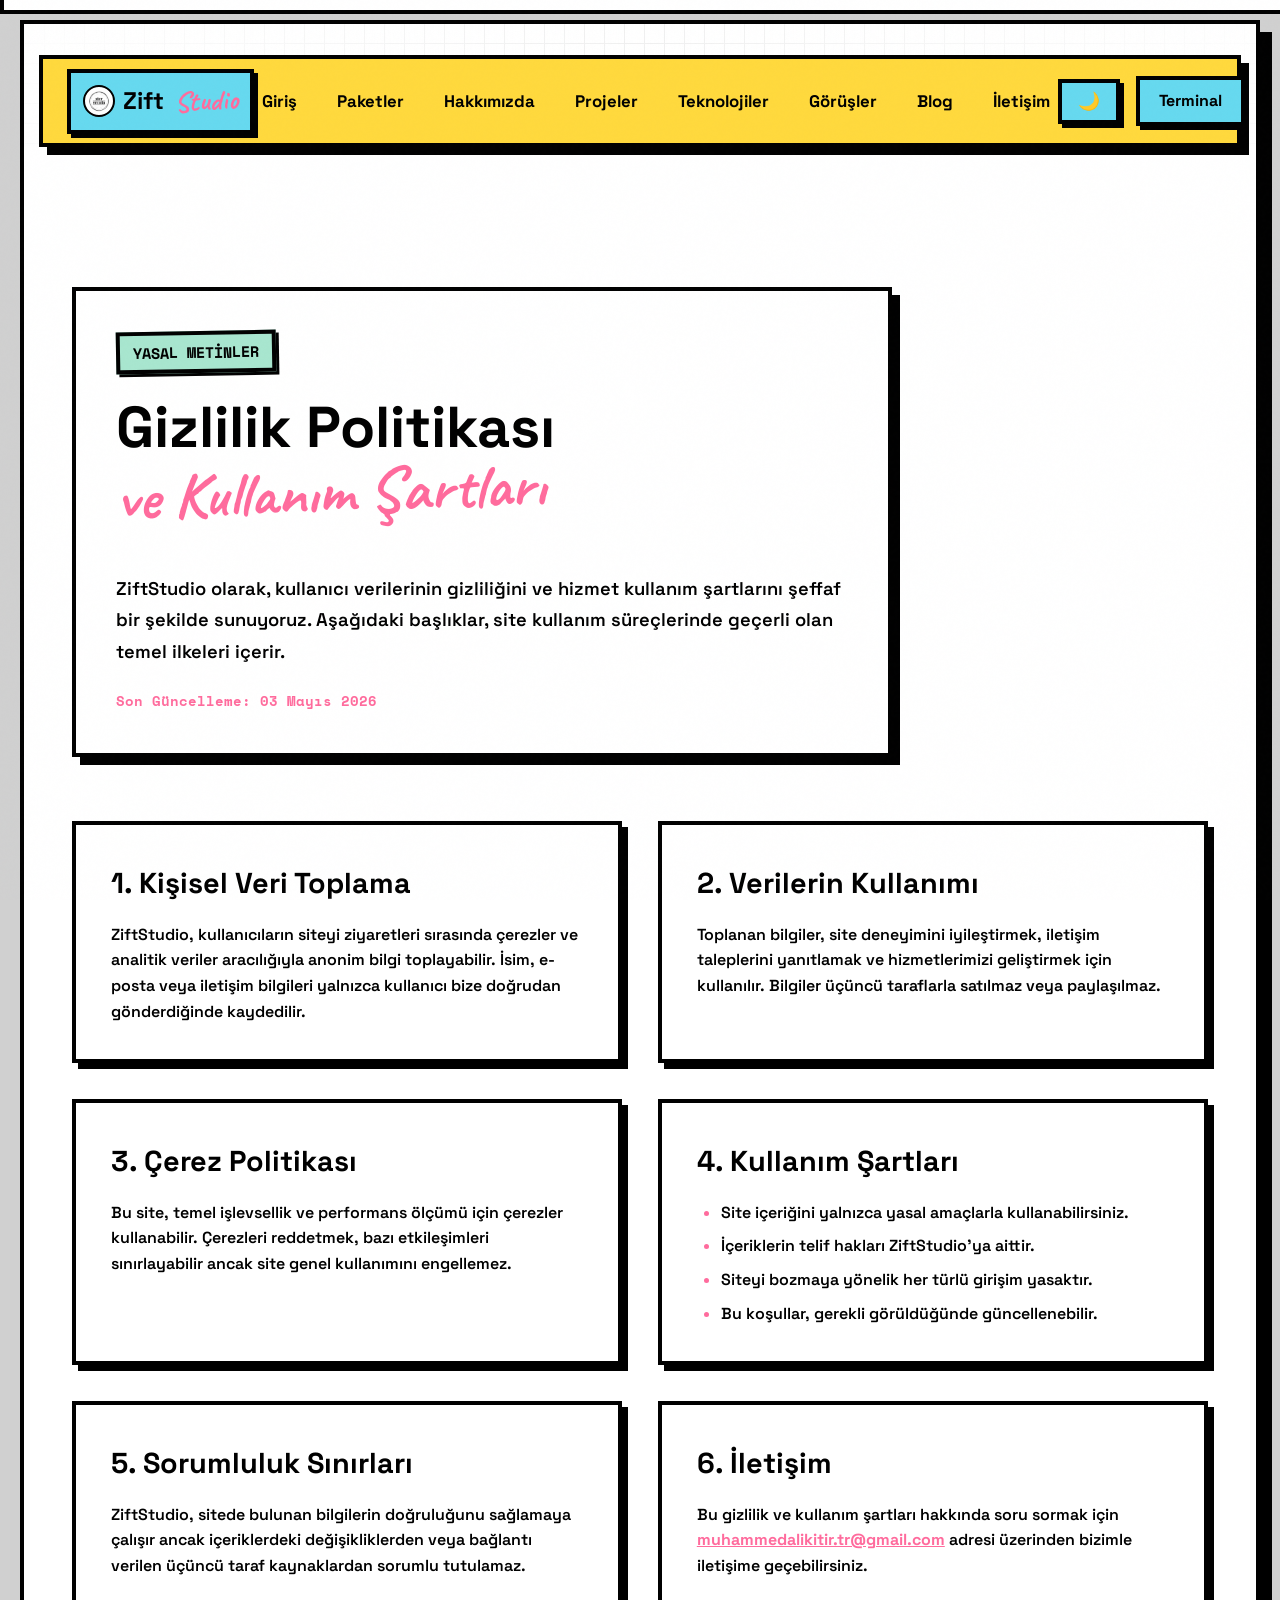
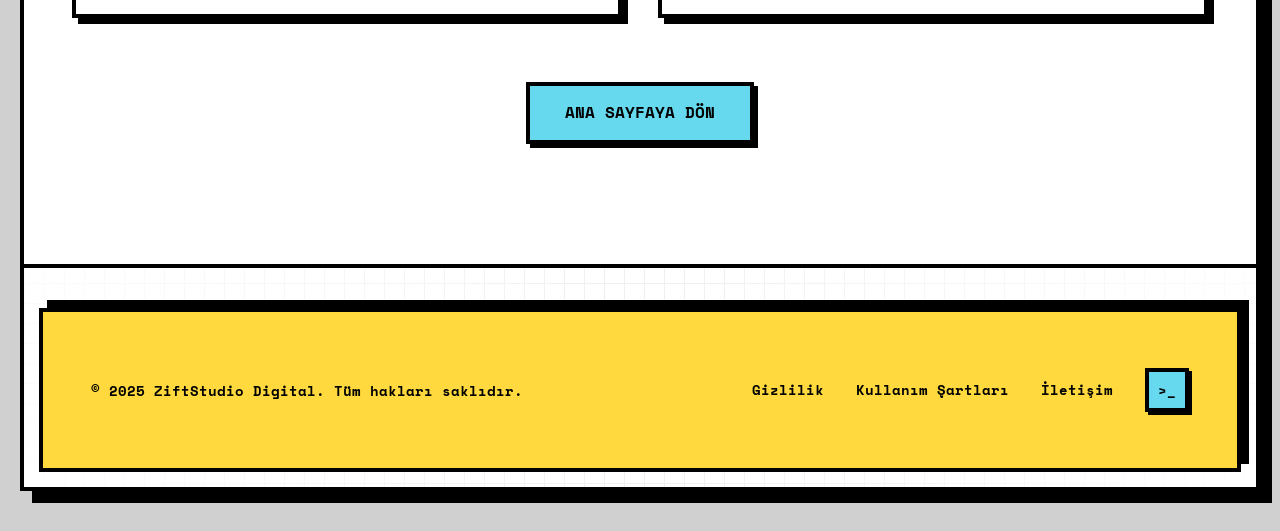
<file: pages/gizlilik.html>
<!DOCTYPE html>
<html lang="tr">
<head>
  <meta charset="UTF-8">
  <meta name="viewport" content="width=device-width, initial-scale=1.0">
  <title>ZiftStudio — Gizlilik & Kullanım Şartları</title>
  <meta name="description" content="ZiftStudio gizlilik politikası ve kullanım şartları: veri toplama, kullanım, çerez politikası ve yasal koşullar.">
  <meta name="robots" content="index, follow, max-image-preview:large">
  <link rel="canonical" href="https://ziftstudio.site/pages/gizlilik.html">
  <link rel="alternate" hreflang="tr-TR" href="https://ziftstudio.site/pages/gizlilik.html">
  <meta property="og:locale" content="tr_TR">
  <meta property="og:type" content="website">
  <meta property="og:title" content="ZiftStudio — Gizlilik ve Kullanım Şartları">
  <meta property="og:description" content="Kişisel veri işleme, çerez kullanımı ve kullanım şartlarına ilişkin yasal metinler.">
  <meta property="og:url" content="https://ziftstudio.site/pages/gizlilik.html">
  <meta property="og:site_name" content="ZiftStudio">
  <meta property="og:image" content="https://ziftstudio.site/assets/logos/ziftstudio/ziftstudio-logo-1.png">
  <meta property="og:image:alt" content="ZiftStudio Logo">
  <meta name="twitter:card" content="summary">
  <meta name="twitter:title" content="ZiftStudio — Gizlilik ve Kullanım Şartları">
  <meta name="twitter:description" content="Kişisel veri işleme, çerez kullanımı ve kullanım şartlarına ilişkin yasal metinler.">
  <meta name="twitter:image" content="https://ziftstudio.site/assets/logos/ziftstudio/ziftstudio-logo-1.png">

  <link rel="apple-touch-icon" sizes="180x180" href="/assets/favicon/apple-touch-icon.png">
<link rel="icon" type="image/png" sizes="32x32" href="/assets/favicon/favicon-32x32.png">
<link rel="icon" type="image/png" sizes="16x16" href="/assets/favicon/favicon-16x16.png">
<link rel="manifest" href="/assets/favicon/site.webmanifest">
  
  <link rel="icon" type="image/png" href="../assets/logos/ziftstudio/ziftstudio-logo-1.png">
  <link rel="apple-touch-icon" href="../assets/logos/ziftstudio/ziftstudio-logo-1.png">
  <link rel="stylesheet" href="../CSS/style.css">
  <script type="application/ld+json">
  {
    "@context": "https://schema.org",
    "@type": "WebPage",
    "name": "ZiftStudio Gizlilik ve Kullanım Şartları",
    "url": "https://ziftstudio.site/pages/gizlilik.html",
    "inLanguage": "tr-TR"
  }
  </script>
</head>
<body>

  <!-- Loading Screen Loader -->
  <div class="loader-overlay" id="loaderOverlay">
    <div class="loader-shapes">
      <!-- Floppy disk deco shape -->
      <svg class="loader-shape-svg loader-shape-1" width="60" height="60" viewBox="0 0 24 24" fill="none" stroke="currentColor" stroke-width="2">
        <path d="M19 21H5a2 2 0 0 1-2-2V5a2 2 0 0 1 2-2h11l5 5v11a2 2 0 0 1-2 2z"></path>
        <polyline points="17 21 17 13 7 13 7 21"></polyline>
        <polyline points="7 3 7 8 15 8"></polyline>
      </svg>
      <!-- Coffee cup deco shape -->
      <svg class="loader-shape-svg loader-shape-2" width="60" height="60" viewBox="0 0 24 24" fill="none" stroke="currentColor" stroke-width="2">
        <path d="M18 8h1a4 4 0 0 1 0 8h-1"></path>
        <path d="M2 8h16v9a4 4 0 0 1-4 4H6a4 4 0 0 1-4-4V8z"></path>
        <line x1="6" y1="1" x2="6" y2="4"></line>
        <line x1="10" y1="1" x2="10" y2="4"></line>
        <line x1="14" y1="1" x2="14" y2="4"></line>
      </svg>
      <!-- Code bracket deco shape -->
      <svg class="loader-shape-svg loader-shape-3" width="60" height="60" viewBox="0 0 24 24" fill="none" stroke="currentColor" stroke-width="2">
        <polyline points="16 18 22 12 16 6"></polyline>
        <polyline points="8 6 2 12 8 18"></polyline>
      </svg>
    </div>
    <div class="loader-wrapper">
      <div class="loader-letter">Z</div>
      <div class="loader-letter">S</div>
    </div>
    <div class="loader-progress-bar">
      <div class="loader-progress-fill"></div>
    </div>
  </div>

  <!-- Custom Immersive Cursor -->
  <div class="cursor" id="cursor"></div>
  <div class="cursor-ring" id="cursorRing"></div>

  <!-- Top Progress Bar Container -->
  <div class="progress-bar-container">
    <div class="progress-bar-fill" id="progressBarFill"></div>
  </div>

  <!-- Main Brutalist Wrapper -->
  <div class="page-wrapper">

    <!-- Navigation -->
    <nav id="navbar">
      <a href="../index.html" class="logo">
        <img src="../assets/logos/ziftstudio/ziftstudio-logo-1.png" alt="ZiftStudio Logo" class="logo-mark">
        Zift<span>Studio</span>
      </a>
      <ul class="nav-links">
        <li><a href="../index.html#hero">Giriş</a></li>
        <li><a href="../index.html#pricing">Paketler</a></li>
        <li><a href="../index.html#about">Hakkımızda</a></li>
        <li><a href="projeler.html#projects">Projeler</a></li>
        <li><a href="../index.html#technologies">Teknolojiler</a></li>
        <li><a href="../index.html#success">Görüşler</a></li>
        <li><a href="yazı.html">Blog</a></li>
        <li><a href="../index.html#contact">İletişim</a></li>
      </ul>
      <div style="display: flex; align-items: center; gap: 1rem;">
        <button class="theme-toggle-nav" id="themeToggle" aria-label="Temayı Değiştir">
          <span id="themeToggleIcon">🌙</span>
        </button>
        <a href="terminal.html" class="nav-cta">Terminal</a>
      </div>
      <button class="hamburger" id="hamburger" aria-label="Menu">
        <span></span><span></span><span></span>
      </button>
    </nav>

    <!-- Mobile Nav Overlay -->
    <div class="mobile-nav" id="mobileNav">
      <a href="../index.html#hero" onclick="closeMobileNav()">Giriş</a>
      <a href="../index.html#pricing" onclick="closeMobileNav()">Paketler</a>
      <a href="../index.html#about" onclick="closeMobileNav()">Hakkımızda</a>
      <a href="projeler.html#projects" onclick="closeMobileNav()">Projeler</a>
      <a href="../index.html#technologies" onclick="closeMobileNav()">Teknolojiler</a>
      <a href="../index.html#success" onclick="closeMobileNav()">Görüşler</a>
      <a href="yazı.html" onclick="closeMobileNav()">Blog</a>
      <a href="../index.html#contact" onclick="closeMobileNav()">İletişim</a>
    </div>

    <!-- Privacy Content Section -->
    <section id="privacy" style="padding-top: 140px; padding-bottom: 120px;">
      <div class="privacy-hero reveal">
        <div class="section-label">Yasal Metinler</div>
        <h1 class="section-title">Gizlilik Politikası<br><em>ve Kullanım Şartları</em></h1>
        <p class="privacy-intro">
          ZiftStudio olarak, kullanıcı verilerinin gizliliğini ve hizmet kullanım şartlarını şeffaf bir şekilde sunuyoruz. Aşağıdaki başlıklar, site kullanım süreçlerinde geçerli olan temel ilkeleri içerir.
        </p>
        <div class="privacy-meta">Son Güncelleme: 03 Mayıs 2026</div>
      </div>
      
      <div class="policy-content" style="margin-top: 4rem;">
        <div class="policy-card reveal">
          <h2 style="font-size: 1.8rem; margin-bottom: 1rem;">1. Kişisel Veri Toplama</h2>
          <p>ZiftStudio, kullanıcıların siteyi ziyaretleri sırasında çerezler ve analitik veriler aracılığıyla anonim bilgi toplayabilir. İsim, e-posta veya iletişim bilgileri yalnızca kullanıcı bize doğrudan gönderdiğinde kaydedilir.</p>
        </div>
        <div class="policy-card reveal">
          <h2 style="font-size: 1.8rem; margin-bottom: 1rem;">2. Verilerin Kullanımı</h2>
          <p>Toplanan bilgiler, site deneyimini iyileştirmek, iletişim taleplerini yanıtlamak ve hizmetlerimizi geliştirmek için kullanılır. Bilgiler üçüncü taraflarla satılmaz veya paylaşılmaz.</p>
        </div>
        <div class="policy-card reveal">
          <h2 style="font-size: 1.8rem; margin-bottom: 1rem;">3. Çerez Politikası</h2>
          <p>Bu site, temel işlevsellik ve performans ölçümü için çerezler kullanabilir. Çerezleri reddetmek, bazı etkileşimleri sınırlayabilir ancak site genel kullanımını engellemez.</p>
        </div>
        <div class="policy-card reveal">
          <h2 style="font-size: 1.8rem; margin-bottom: 1rem;">4. Kullanım Şartları</h2>
          <ul style="padding-left: 1.5rem; line-height: 1.6;">
            <li>Site içeriğini yalnızca yasal amaçlarla kullanabilirsiniz.</li>
            <li>İçeriklerin telif hakları ZiftStudio'ya aittir.</li>
            <li>Siteyi bozmaya yönelik her türlü girişim yasaktır.</li>
            <li>Bu koşullar, gerekli görüldüğünde güncellenebilir.</li>
          </ul>
        </div>
        <div class="policy-card reveal">
          <h2 style="font-size: 1.8rem; margin-bottom: 1rem;">5. Sorumluluk Sınırları</h2>
          <p>ZiftStudio, sitede bulunan bilgilerin doğruluğunu sağlamaya çalışır ancak içeriklerdeki değişikliklerden veya bağlantı verilen üçüncü taraf kaynaklardan sorumlu tutulamaz.</p>
        </div>
        <div class="policy-card reveal">
          <h2 style="font-size: 1.8rem; margin-bottom: 1rem;">6. İletişim</h2>
          <p>Bu gizlilik ve kullanım şartları hakkında soru sormak için <a href="mailto:muhammedalikitir.tr@gmail.com" style="color: var(--pink); text-decoration: underline; font-weight: bold;">muhammedalikitir.tr@gmail.com</a> adresi üzerinden bizimle iletişime geçebilirsiniz.</p>
        </div>
      </div>
      
      <div class="blog-more-wrap" style="margin-top: 4rem;">
        <a href="../index.html" class="blog-more">Ana Sayfaya Dön</a>
      </div>
    </section>

    <!-- Footer Section -->
    <footer>
      <div class="footer-copy">© 2025 ZiftStudio Digital. Tüm hakları saklıdır.</div>
      <ul class="footer-links">
        <li><a href="gizlilik.html">Gizlilik</a></li>
        <li><a href="gizlilik.html">Kullanım Şartları</a></li>
        <li><a href="../index.html#contact">İletişim</a></li>
        <!-- Retro-developer CLI Terminal Link -->
        <li>
          <a href="terminal.html" class="footer-terminal-link" title="ZiftStudio Geliştirici Konsolu">
            >_
          </a>
        </li>
      </ul>
    </footer>

  </div>

  <script src="../JS/script.js" defer></script>
</body>
</html>
</file>
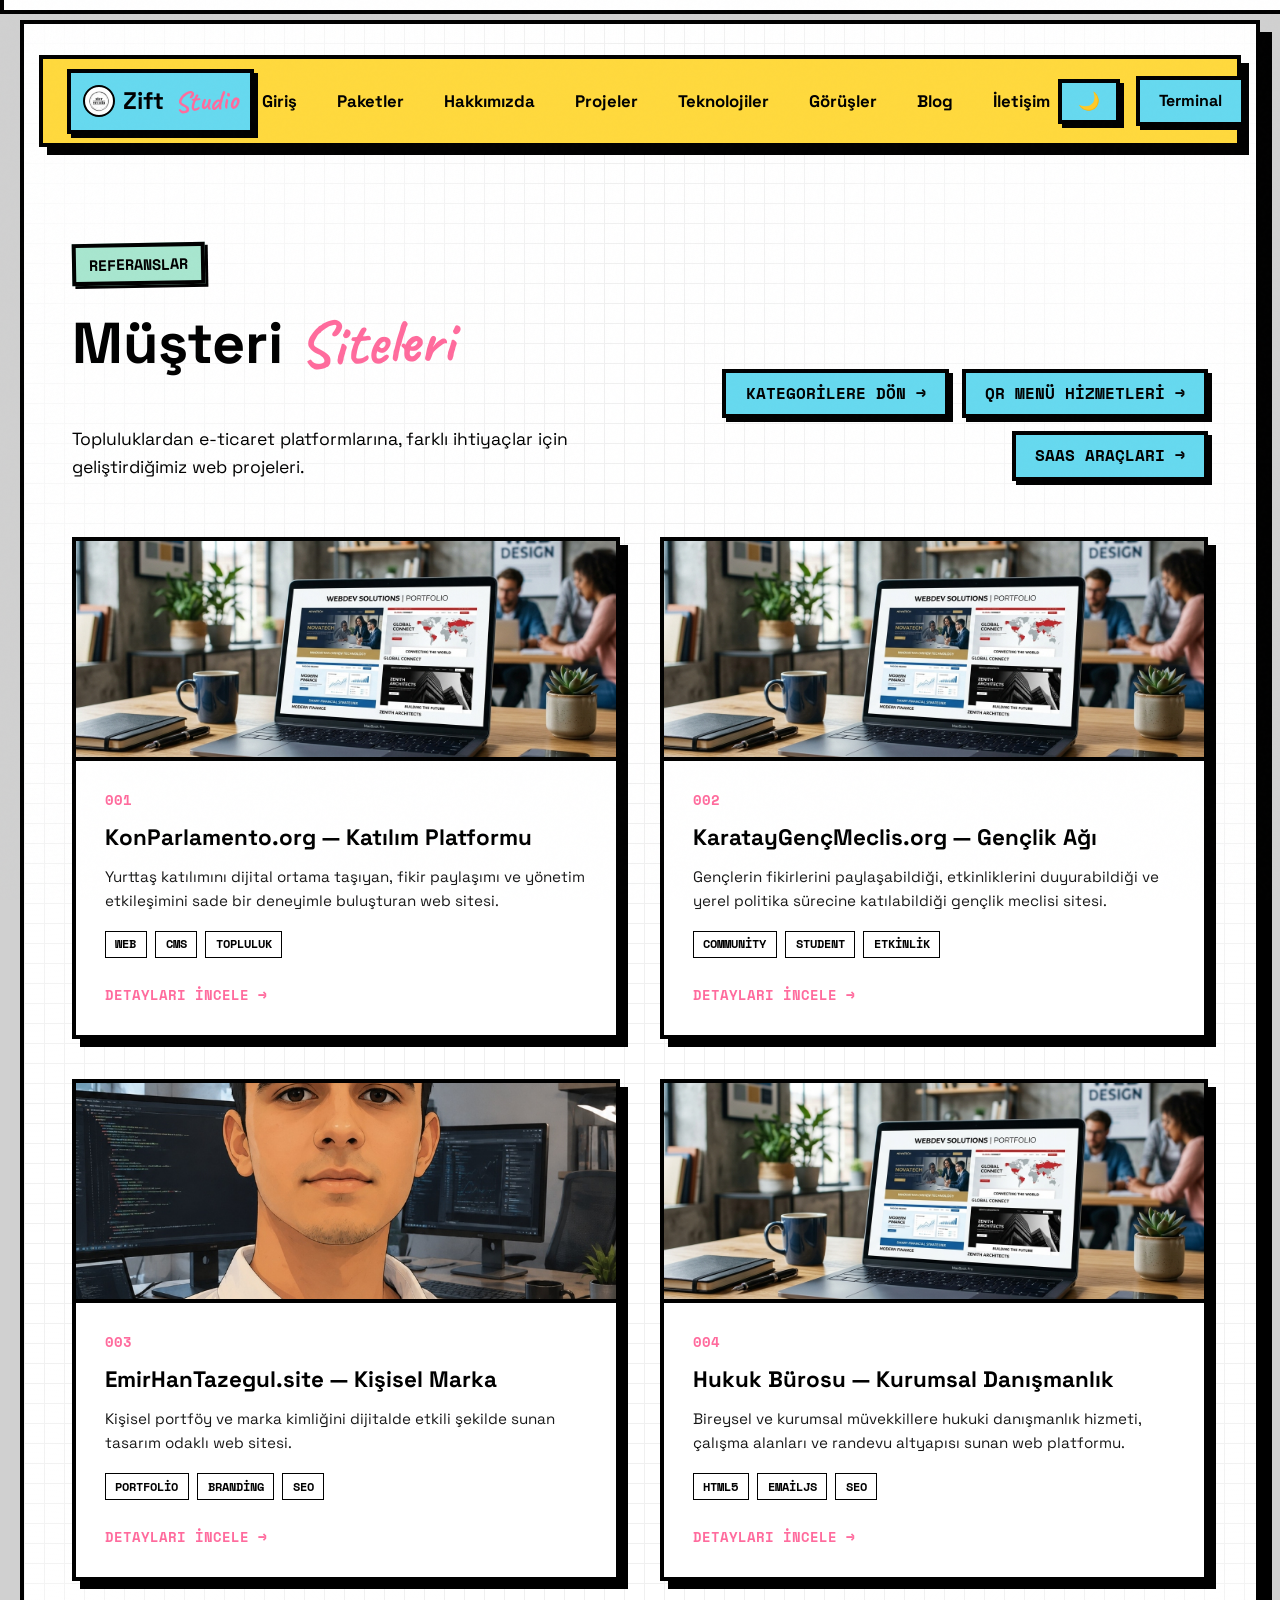
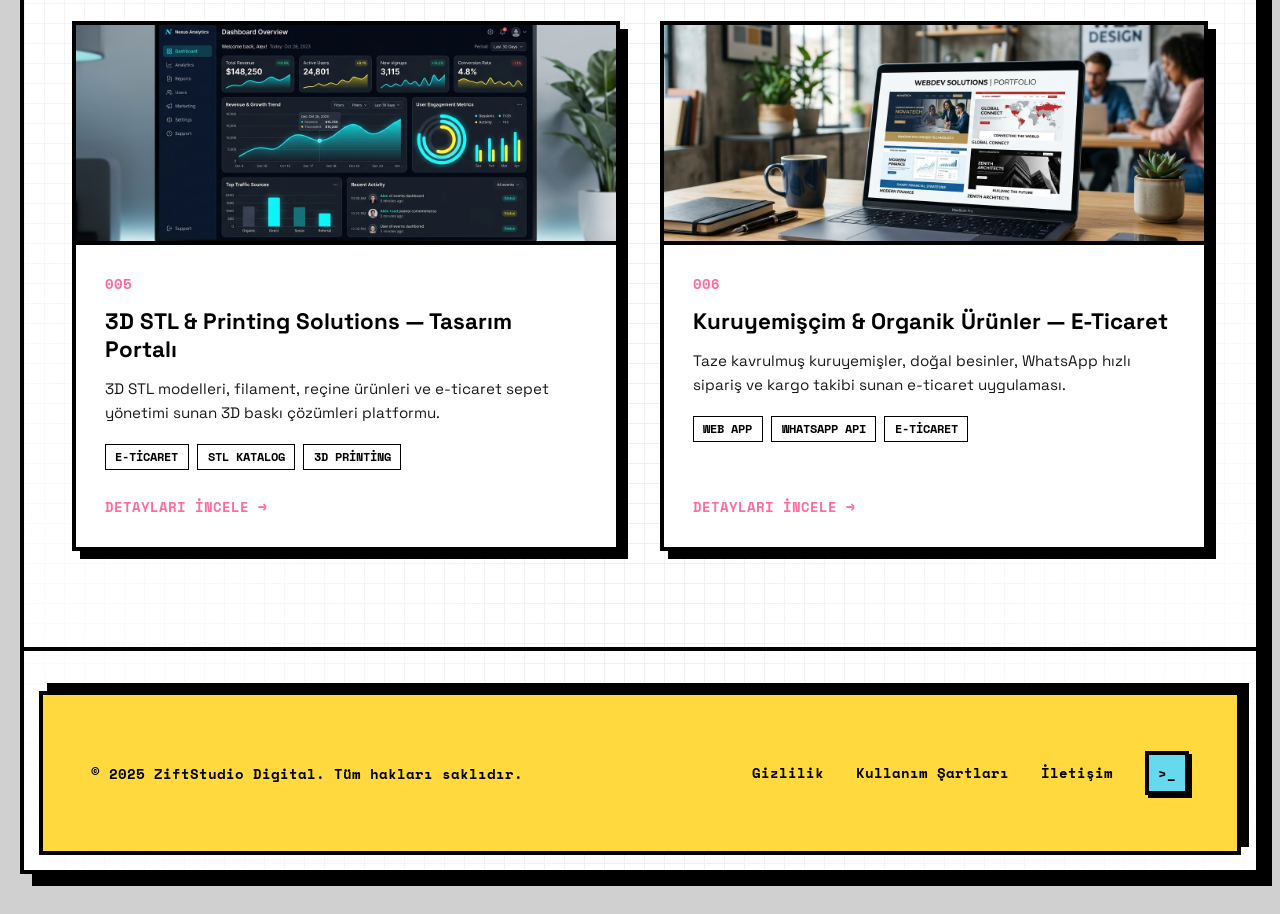
<file: pages/musteri-siteleri.html>
<!doctype html>
<html lang="tr">
  <head>
    <meta charset="UTF-8" />
    <meta name="viewport" content="width=device-width, initial-scale=1.0" />
    <title>ZiftStudio — Müşteri Siteleri</title>
    <meta
      name="description"
      content="ZiftStudio müşterileri için hazırlanan web siteleri ve dijital platformlar."
    />
    <meta name="robots" content="index, follow, max-image-preview:large" />
    <link rel="canonical" href="https://ziftstudio.site/pages/musteri-siteleri.html" />
    <link rel="alternate" hreflang="tr-TR" href="https://ziftstudio.site/pages/musteri-siteleri.html" />
    <link rel="icon" type="image/png" href="../assets/logos/ziftstudio/ziftstudio-logo-1.png" />
    <link rel="apple-touch-icon" href="../assets/logos/ziftstudio/ziftstudio-logo-1.png" />
    <link rel="stylesheet" href="../CSS/style.css" />

    <link rel="apple-touch-icon" sizes="180x180" href="/assets/favicon/apple-touch-icon.png">
<link rel="icon" type="image/png" sizes="32x32" href="/assets/favicon/favicon-32x32.png">
<link rel="icon" type="image/png" sizes="16x16" href="/assets/favicon/favicon-16x16.png">
<link rel="manifest" href="/assets/favicon/site.webmanifest">

  </head>

  <body>
    <div class="loader-overlay" id="loaderOverlay">
      <div class="loader-wrapper">
        <div class="loader-letter">Z</div>
        <div class="loader-letter">S</div>
      </div>
      <div class="loader-progress-bar">
        <div class="loader-progress-fill"></div>
      </div>
    </div>

    <div class="cursor" id="cursor"></div>
    <div class="cursor-ring" id="cursorRing"></div>
    <div class="progress-bar-container">
      <div class="progress-bar-fill" id="progressBarFill"></div>
    </div>

    <div class="page-wrapper">
      <nav id="navbar">
        <a href="../index.html" class="logo">
          <img
            src="../assets/logos/ziftstudio/ziftstudio-logo-1.png"
            alt="ZiftStudio Logo"
            class="logo-mark"
          />
          Zift<span>Studio</span>
        </a>
        <ul class="nav-links">
          <li><a href="../index.html#hero">Giriş</a></li>
          <li><a href="../index.html#pricing">Paketler</a></li>
          <li><a href="../index.html#about">Hakkımızda</a></li>
          <li><a href="projeler.html#projects">Projeler</a></li>
          <li><a href="../index.html#technologies">Teknolojiler</a></li>
          <li><a href="../index.html#success">Görüşler</a></li>
          <li><a href="yazı.html">Blog</a></li>
          <li><a href="../index.html#contact">İletişim</a></li>
        </ul>
        <div class="nav-actions">
          <button
            class="theme-toggle-nav"
            id="themeToggle"
            aria-label="Temayı Değiştir"
          >
            <span id="themeToggleIcon">🌙</span>
          </button>
          <a href="terminal.html" class="nav-cta">Terminal</a>
        </div>
        <button class="hamburger" id="hamburger" aria-label="Menüyü aç">
          <span></span><span></span><span></span>
        </button>
      </nav>

      <div class="mobile-nav" id="mobileNav">
        <a href="../index.html#hero" onclick="closeMobileNav()">Giriş</a>
        <a href="../index.html#pricing" onclick="closeMobileNav()">Paketler</a>
        <a href="../index.html#about" onclick="closeMobileNav()">Hakkımızda</a>
        <a href="projeler.html#projects" onclick="closeMobileNav()">Projeler</a>
        <a href="../index.html#technologies" onclick="closeMobileNav()">Teknolojiler</a>
        <a href="../index.html#success" onclick="closeMobileNav()">Görüşler</a>
        <a href="yazı.html" onclick="closeMobileNav()">Blog</a>
        <a href="../index.html#contact" onclick="closeMobileNav()">İletişim</a>
      </div>

      <main>
        <section id="projects">
          <div class="projects-header reveal">
            <div>
              <div class="section-label">Referanslar</div>
              <h1 class="section-title">Müşteri <em>Siteleri</em></h1>
              <p class="qr-header-desc">
                Topluluklardan e-ticaret platformlarına, farklı ihtiyaçlar için
                geliştirdiğimiz web projeleri.
              </p>
            </div>
            <div class="project-category-links">
              <a href="projeler.html#projects" class="view-all">Kategorilere Dön →</a>
              <a href="qr-menu.html" class="view-all">QR Menü Hizmetleri →</a>
              <a href="saas.html" class="view-all">SaaS Araçları →</a>
            </div>
          </div>

          <div class="projects-grid">
            <!-- KonParlamento.org -->
            <div class="showcase-card reveal" onclick="openModal(0)">
              <div class="showcase-card-visual">
                <img src="../assets/image/musteri-thumb.jpg" alt="KonParlamento.org — Katılım Platformu" class="showcase-card-img" />
              </div>
              <div class="showcase-card-body">
                <div class="showcase-card-num">001</div>
                <h3 class="showcase-card-title">KonParlamento.org — Katılım Platformu</h3>
                <p class="showcase-card-desc">
                  Yurttaş katılımını dijital ortama taşıyan, fikir paylaşımı ve yönetim etkileşimini sade bir deneyimle buluşturan web sitesi.
                </p>
                <div class="showcase-card-tags">
                  <span class="showcase-card-tag">Web</span>
                  <span class="showcase-card-tag">CMS</span>
                  <span class="showcase-card-tag">Topluluk</span>
                </div>
                <div class="showcase-card-action">Detayları İncele →</div>
              </div>
            </div>

            <!-- KaratayGençMeclis.org -->
            <div class="showcase-card reveal" onclick="openModal(1)">
              <div class="showcase-card-visual">
                <img src="../assets/image/musteri-thumb.jpg" alt="KaratayGençMeclis.org — Gençlik Ağı" class="showcase-card-img" />
              </div>
              <div class="showcase-card-body">
                <div class="showcase-card-num">002</div>
                <h3 class="showcase-card-title">KaratayGençMeclis.org — Gençlik Ağı</h3>
                <p class="showcase-card-desc">
                  Gençlerin fikirlerini paylaşabildiği, etkinliklerini duyurabildiği ve yerel politika sürecine katılabildiği gençlik meclisi sitesi.
                </p>
                <div class="showcase-card-tags">
                  <span class="showcase-card-tag">Community</span>
                  <span class="showcase-card-tag">Student</span>
                  <span class="showcase-card-tag">Etkinlik</span>
                </div>
                <div class="showcase-card-action">Detayları İncele →</div>
              </div>
            </div>

            <!-- EmirHanTazegul.site -->
            <div class="showcase-card reveal" onclick="openModal(2)">
              <div class="showcase-card-visual">
                <img src="../assets/image/hero-avatar.jpg" alt="EmirHanTazegul.site — Kişisel Marka" class="showcase-card-img" />
              </div>
              <div class="showcase-card-body">
                <div class="showcase-card-num">003</div>
                <h3 class="showcase-card-title">EmirHanTazegul.site — Kişisel Marka</h3>
                <p class="showcase-card-desc">
                  Kişisel portföy ve marka kimliğini dijitalde etkili şekilde sunan tasarım odaklı web sitesi.
                </p>
                <div class="showcase-card-tags">
                  <span class="showcase-card-tag">Portfolio</span>
                  <span class="showcase-card-tag">Branding</span>
                  <span class="showcase-card-tag">SEO</span>
                </div>
                <div class="showcase-card-action">Detayları İncele →</div>
              </div>
            </div>

            <!-- Hukuk Bürosu -->
            <div class="showcase-card reveal" onclick="openModal(8)">
              <div class="showcase-card-visual">
                <img src="../assets/image/musteri-thumb.jpg" alt="Hukuk Bürosu — Kurumsal Danışmanlık" class="showcase-card-img" />
              </div>
              <div class="showcase-card-body">
                <div class="showcase-card-num">004</div>
                <h3 class="showcase-card-title">Hukuk Bürosu — Kurumsal Danışmanlık</h3>
                <p class="showcase-card-desc">
                  Bireysel ve kurumsal müvekkillere hukuki danışmanlık hizmeti, çalışma alanları ve randevu altyapısı sunan web platformu.
                </p>
                <div class="showcase-card-tags">
                  <span class="showcase-card-tag">HTML5</span>
                  <span class="showcase-card-tag">EmailJS</span>
                  <span class="showcase-card-tag">SEO</span>
                </div>
                <div class="showcase-card-action">Detayları İncele →</div>
              </div>
            </div>

            <!-- 3D STL & Printing Solutions -->
            <div class="showcase-card reveal" onclick="openModal(9)">
              <div class="showcase-card-visual">
                <img src="../assets/image/saas-thumb.jpg" alt="3D STL & Printing Solutions — Tasarım Portalı" class="showcase-card-img" />
              </div>
              <div class="showcase-card-body">
                <div class="showcase-card-num">005</div>
                <h3 class="showcase-card-title">3D STL & Printing Solutions — Tasarım Portalı</h3>
                <p class="showcase-card-desc">
                  3D STL modelleri, filament, reçine ürünleri ve e-ticaret sepet yönetimi sunan 3D baskı çözümleri platformu.
                </p>
                <div class="showcase-card-tags">
                  <span class="showcase-card-tag">E-Ticaret</span>
                  <span class="showcase-card-tag">STL Katalog</span>
                  <span class="showcase-card-tag">3D Printing</span>
                </div>
                <div class="showcase-card-action">Detayları İncele →</div>
              </div>
            </div>

            <!-- Kuruyemişçim -->
            <div class="showcase-card reveal" onclick="openModal(10)">
              <div class="showcase-card-visual">
                <img src="../assets/image/musteri-thumb.jpg" alt="Kuruyemişçim & Organik Ürünler — E-Ticaret" class="showcase-card-img" />
              </div>
              <div class="showcase-card-body">
                <div class="showcase-card-num">006</div>
                <h3 class="showcase-card-title">Kuruyemişçim & Organik Ürünler — E-Ticaret</h3>
                <p class="showcase-card-desc">
                  Taze kavrulmuş kuruyemişler, doğal besinler, WhatsApp hızlı sipariş ve kargo takibi sunan e-ticaret uygulaması.
                </p>
                <div class="showcase-card-tags">
                  <span class="showcase-card-tag">Web App</span>
                  <span class="showcase-card-tag">WhatsApp API</span>
                  <span class="showcase-card-tag">E-Ticaret</span>
                </div>
                <div class="showcase-card-action">Detayları İncele →</div>
              </div>
            </div>
          </div>
        </section>
      </main>

      <footer>
        <div class="footer-copy">
          © 2025 ZiftStudio Digital. Tüm hakları saklıdır.
        </div>
        <ul class="footer-links">
          <li><a href="gizlilik.html">Gizlilik</a></li>
          <li><a href="gizlilik.html">Kullanım Şartları</a></li>
          <li><a href="../index.html#contact">İletişim</a></li>
          <li>
            <a
              href="terminal.html"
              class="footer-terminal-link"
              title="ZiftStudio Geliştirici Konsolu"
            >
              >_
            </a>
          </li>
        </ul>
      </footer>
    </div>

    <div
      class="modal-overlay"
      id="modalOverlay"
      onclick="closeModalOutside(event)"
    >
      <div class="modal" id="modal">
        <button class="modal-close" onclick="closeModal()">✕</button>
        <div id="modalContent"></div>
      </div>
    </div>

    <script src="../JS/script.js" defer></script>
  </body>
</html>
</file>
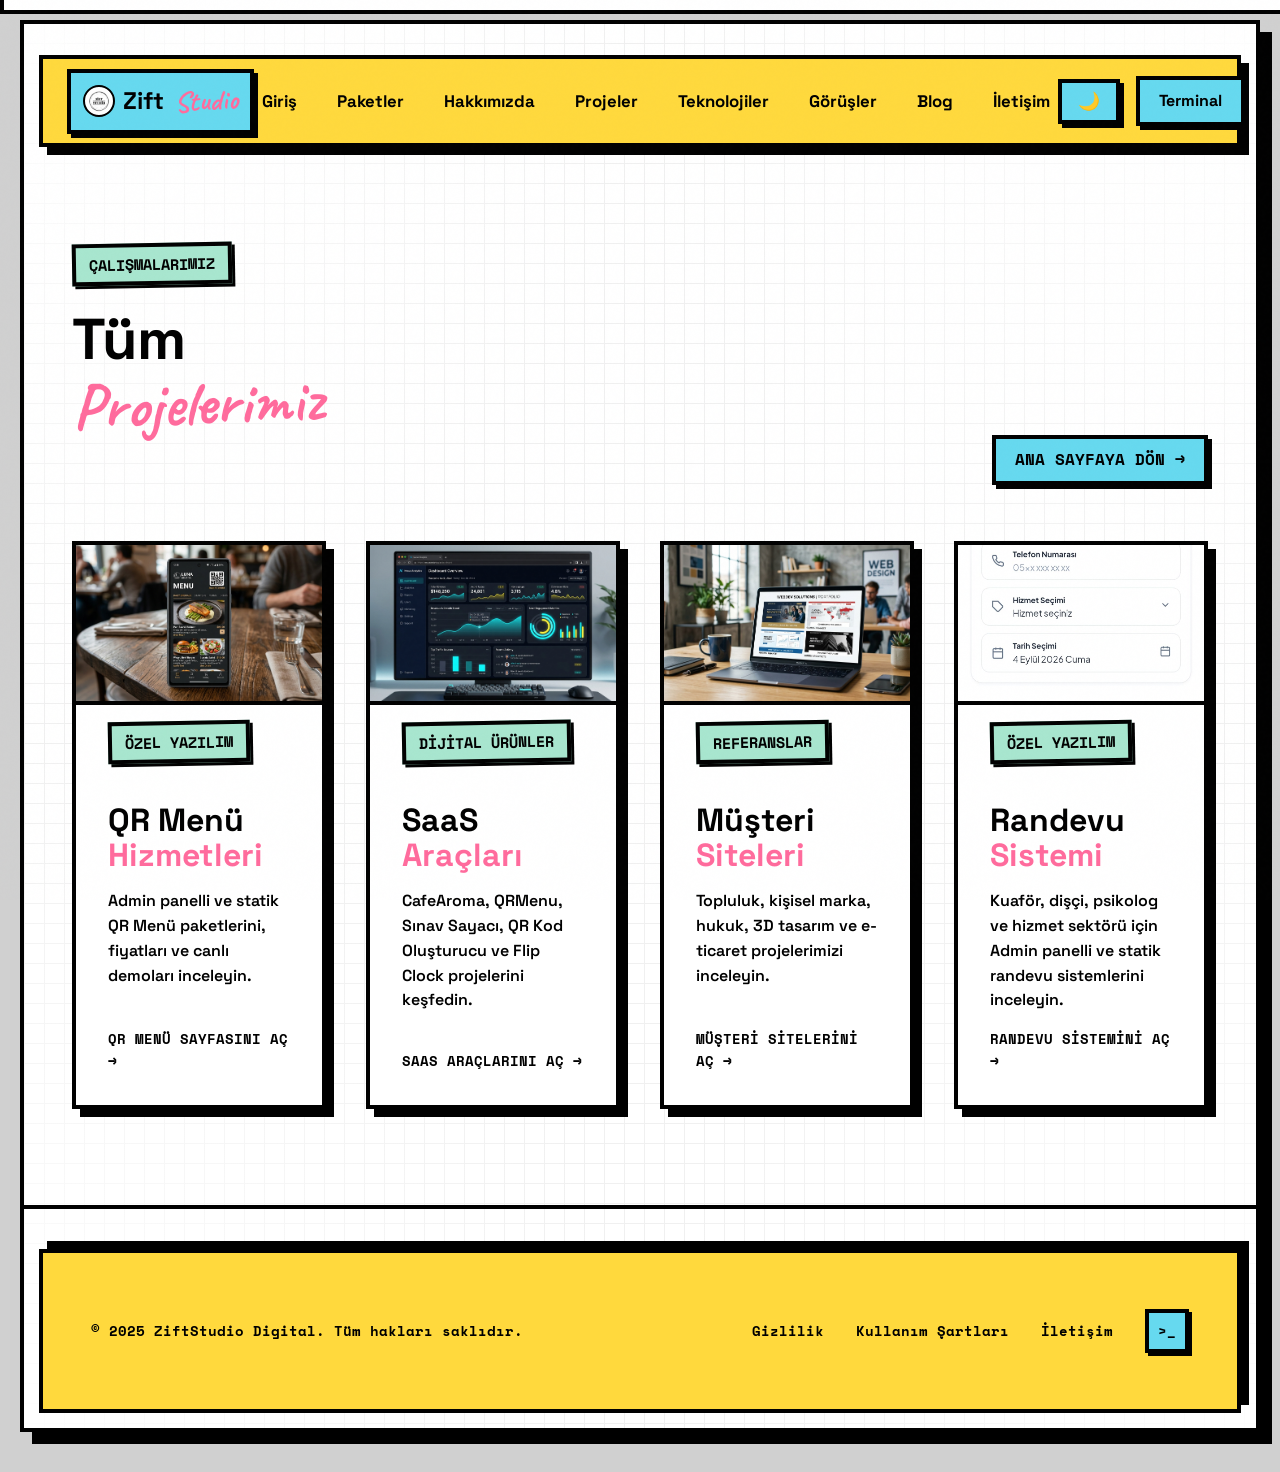
<file: pages/projeler.html>
<!doctype html>
<html lang="tr">

<head>
  <meta charset="UTF-8" />
  <meta name="viewport" content="width=device-width, initial-scale=1.0" />
  <title>ZiftStudio — Tüm Projelerimiz</title>
  <meta name="description"
    content="ZiftStudio tarafından geliştirilen QR Menü, SaaS Araçları, Müşteri Siteleri ve Randevu Sistemi projelerimizi inceleyin." />
  <meta name="robots" content="index, follow, max-image-preview:large" />
  <link rel="canonical" href="https://ziftstudio.site/pages/projeler.html" />
  <link rel="alternate" hreflang="tr-TR" href="https://ziftstudio.site/pages/projeler.html" />
  <meta property="og:locale" content="tr_TR" />
  <meta property="og:type" content="website" />
  <meta property="og:title" content="ZiftStudio — Tüm Projelerimiz" />
  <meta property="og:description" content="Yazılım, topluluk ve dijital ürün projelerimizin tamamını keşfedin." />
  <meta property="og:url" content="https://ziftstudio.site/pages/projeler.html" />
  <meta property="og:site_name" content="ZiftStudio" />
  <meta property="og:image" content="https://ziftstudio.site/assets/logos/ziftstudio/ziftstudio-logo-1.png" />
  <meta property="og:image:alt" content="ZiftStudio Logo" />
  <meta name="twitter:card" content="summary_large_image" />
  <meta name="twitter:title" content="ZiftStudio — Tüm Projelerimiz" />
  <meta name="twitter:description" content="Yazılım, topluluk ve dijital ürün projelerimizin tamamını keşfedin." />
  <meta name="twitter:image" content="https://ziftstudio.site/assets/logos/ziftstudio/ziftstudio-logo-1.png" />

  <link rel="apple-touch-icon" sizes="180x180" href="/assets/favicon/apple-touch-icon.png">
<link rel="icon" type="image/png" sizes="32x32" href="/assets/favicon/favicon-32x32.png">
<link rel="icon" type="image/png" sizes="16x16" href="/assets/favicon/favicon-16x16.png">
<link rel="manifest" href="/assets/favicon/site.webmanifest">

  <link rel="icon" type="image/png" href="../assets/logos/ziftstudio/ziftstudio-logo-1.png" />
  <link rel="apple-touch-icon" href="../assets/logos/ziftstudio/ziftstudio-logo-1.png" />
  <link rel="stylesheet" href="../CSS/style.css" />
  <script type="application/ld+json">
      {
        "@context": "https://schema.org",
        "@type": "CollectionPage",
        "name": "ZiftStudio Tüm Projeler",
        "url": "https://ziftstudio.site/pages/projeler.html",
        "isPartOf": {
          "@type": "WebSite",
          "name": "ZiftStudio",
          "url": "https://ziftstudio.site/"
        }
      }
    </script>
</head>

<body class="projects-index">
  <!-- Loading Screen Loader -->
  <div class="loader-overlay" id="loaderOverlay">
    <div class="loader-shapes">
      <!-- Floppy disk deco shape -->
      <svg class="loader-shape-svg loader-shape-1" width="60" height="60" viewBox="0 0 24 24" fill="none"
        stroke="currentColor" stroke-width="2">
        <path d="M19 21H5a2 2 0 0 1-2-2V5a2 2 0 0 1 2-2h11l5 5v11a2 2 0 0 1-2 2z"></path>
        <polyline points="17 21 17 13 7 13 7 21"></polyline>
        <polyline points="7 3 7 8 15 8"></polyline>
      </svg>
      <!-- Coffee cup deco shape -->
      <svg class="loader-shape-svg loader-shape-2" width="60" height="60" viewBox="0 0 24 24" fill="none"
        stroke="currentColor" stroke-width="2">
        <path d="M18 8h1a4 4 0 0 1 0 8h-1"></path>
        <path d="M2 8h16v9a4 4 0 0 1-4 4H6a4 4 0 0 1-4-4V8z"></path>
        <line x1="6" y1="1" x2="6" y2="4"></line>
        <line x1="10" y1="1" x2="10" y2="4"></line>
        <line x1="14" y1="1" x2="14" y2="4"></line>
      </svg>
      <!-- Code bracket deco shape -->
      <svg class="loader-shape-svg loader-shape-3" width="60" height="60" viewBox="0 0 24 24" fill="none"
        stroke="currentColor" stroke-width="2">
        <polyline points="16 18 22 12 16 6"></polyline>
        <polyline points="8 6 2 12 8 18"></polyline>
      </svg>
    </div>
    <div class="loader-wrapper">
      <div class="loader-letter">Z</div>
      <div class="loader-letter">S</div>
    </div>
    <div class="loader-progress-bar">
      <div class="loader-progress-fill"></div>
    </div>
  </div>

  <!-- Custom Immersive Cursor -->
  <div class="cursor" id="cursor"></div>
  <div class="cursor-ring" id="cursorRing"></div>

  <!-- Top Progress Bar Container -->
  <div class="progress-bar-container">
    <div class="progress-bar-fill" id="progressBarFill"></div>
  </div>

  <!-- Main Brutalist Wrapper -->
  <div class="page-wrapper">
    <!-- Navigation -->
    <nav id="navbar">
      <a href="../index.html" class="logo">
        <img src="../assets/logos/ziftstudio/ziftstudio-logo-1.png" alt="ZiftStudio Logo" class="logo-mark" />
        Zift<span>Studio</span>
      </a>
      <ul class="nav-links">
        <li><a href="../index.html#hero">Giriş</a></li>
        <li><a href="../index.html#pricing">Paketler</a></li>
        <li><a href="../index.html#about">Hakkımızda</a></li>
        <li><a href="#projects">Projeler</a></li>
        <li><a href="../index.html#technologies">Teknolojiler</a></li>
        <li><a href="../index.html#success">Görüşler</a></li>
        <li><a href="yazı.html">Blog</a></li>
        <li><a href="../index.html#contact">İletişim</a></li>
      </ul>
      <div class="nav-actions">
        <button class="theme-toggle-nav" id="themeToggle" aria-label="Temayı Değiştir">
          <span id="themeToggleIcon">🌙</span>
        </button>
        <a href="terminal.html" class="nav-cta">Terminal</a>
      </div>
      <button class="hamburger" id="hamburger" aria-label="Menu">
        <span></span><span></span><span></span>
      </button>
    </nav>

    <!-- Mobile Nav Overlay -->
    <div class="mobile-nav" id="mobileNav">
      <a href="../index.html#hero" onclick="closeMobileNav()">Giriş</a>
      <a href="../index.html#pricing" onclick="closeMobileNav()">Paketler</a>
      <a href="../index.html#about" onclick="closeMobileNav()">Hakkımızda</a>
      <a href="#projects" onclick="closeMobileNav()">Projeler</a>
      <a href="../index.html#technologies" onclick="closeMobileNav()">Teknolojiler</a>
      <a href="../index.html#success" onclick="closeMobileNav()">Görüşler</a>
      <a href="yazı.html" onclick="closeMobileNav()">Blog</a>
      <a href="../index.html#contact" onclick="closeMobileNav()">İletişim</a>
    </div>

    <!-- Selected Projects Section -->
    <section id="projects">
      <div class="projects-header reveal">
        <div>
          <div class="section-label">Çalışmalarımız</div>
          <h2 class="section-title">Tüm<br /><em>Projelerimiz</em></h2>
        </div>
        <div class="project-category-links">
          <a href="../index.html" class="view-all">Ana Sayfaya Dön →</a>
        </div>
      </div>

      <div class="projects-grid project-category-grid">
        <a class="project-category-card reveal" href="qr-menu.html">
          <div class="category-card-visual">
            <img src="../assets/image/qr-menu-thumb.jpg" alt="QR Menü Hizmetleri" class="category-card-img" />
          </div>
          <span class="section-label">Özel Yazılım</span>
          <h3>QR Menü <em>Hizmetleri</em></h3>
          <p>
            Admin panelli ve statik QR Menü paketlerini, fiyatları ve canlı
            demoları inceleyin.
          </p>
          <strong>QR MENÜ SAYFASINI AÇ →</strong>
        </a>

        <a class="project-category-card reveal" href="saas.html">
          <div class="category-card-visual">
            <img src="../assets/image/saas-thumb.jpg" alt="SaaS Araçları" class="category-card-img" />
          </div>
          <span class="section-label">Dijital Ürünler</span>
          <h3>SaaS <em>Araçları</em></h3>
          <p>
            CafeAroma, QRMenu, Sınav Sayacı, QR Kod Oluşturucu ve Flip Clock
            projelerini keşfedin.
          </p>
          <strong>SAAS ARAÇLARINI AÇ →</strong>
        </a>

        <a class="project-category-card reveal" href="musteri-siteleri.html">
          <div class="category-card-visual">
            <img src="../assets/image/musteri-thumb.jpg" alt="Müşteri Siteleri" class="category-card-img" />
          </div>
          <span class="section-label">Referanslar</span>
          <h3>Müşteri <em>Siteleri</em></h3>
          <p>
            Topluluk, kişisel marka, hukuk, 3D tasarım ve e-ticaret
            projelerimizi inceleyin.
          </p>
          <strong>MÜŞTERİ SİTELERİNİ AÇ →</strong>
        </a>

        <a class="project-category-card reveal" href="randevu.html">
          <div class="category-card-visual">
            <img src="../assets/image/randevu/randevu-1.png" alt="Randevu Sistemi" class="category-card-img" />
          </div>
          <span class="section-label">Özel Yazılım</span>
          <h3>Randevu <em>Sistemi</em></h3>
          <p>
            Kuaför, dişçi, psikolog ve hizmet sektörü için Admin panelli ve
            statik randevu sistemlerini inceleyin.
          </p>
          <strong>RANDEVU SİSTEMİNİ AÇ →</strong>
        </a>
      </div>
    </section>

    <!-- Footer Section -->
    <footer>
      <div class="footer-copy">
        © 2025 ZiftStudio Digital. Tüm hakları saklıdır.
      </div>
      <ul class="footer-links">
        <li><a href="gizlilik.html">Gizlilik</a></li>
        <li><a href="gizlilik.html">Kullanım Şartları</a></li>
        <li><a href="../index.html#contact">İletişim</a></li>
        <!-- Retro-developer CLI Terminal Link -->
        <li>
          <a href="terminal.html" class="footer-terminal-link" title="ZiftStudio Geliştirici Konsolu">
            >_
          </a>
        </li>
      </ul>
    </footer>
  </div>

  <script src="../JS/script.js" defer></script>
</body>

</html>
</file>
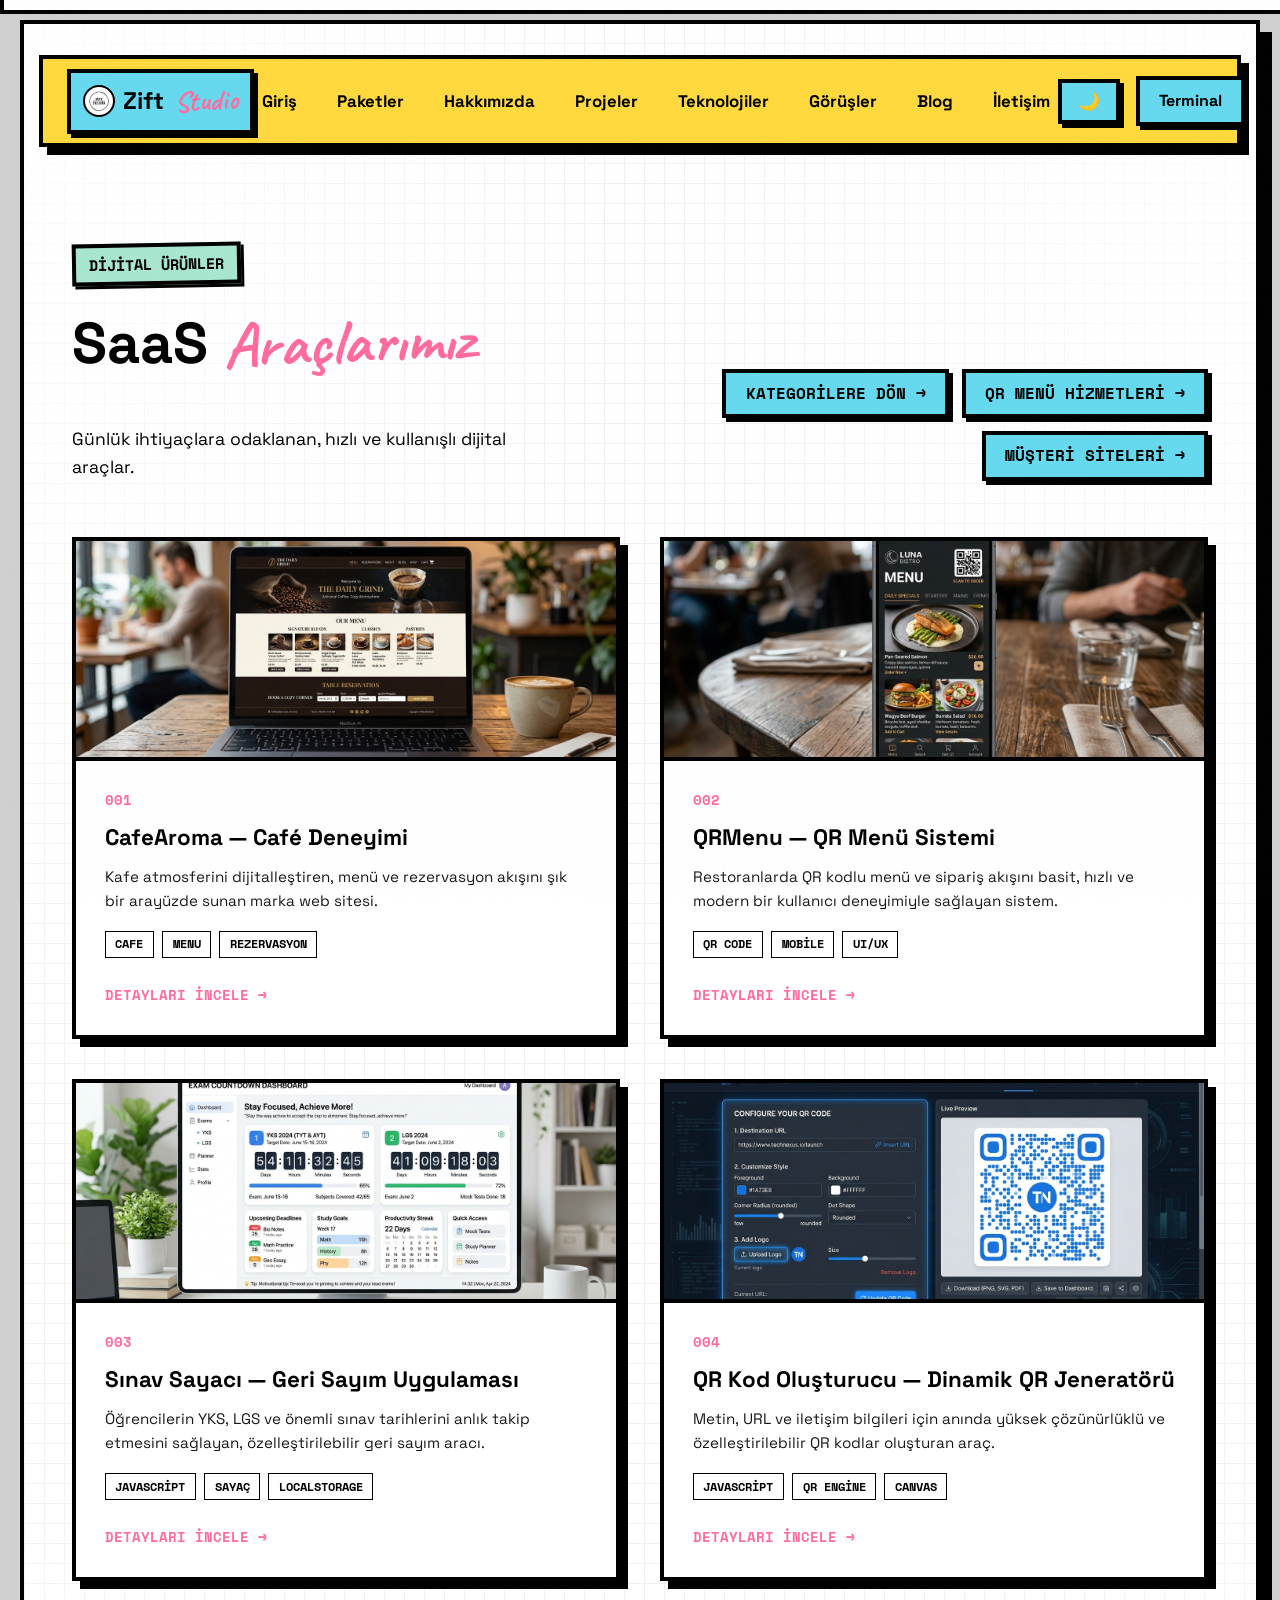
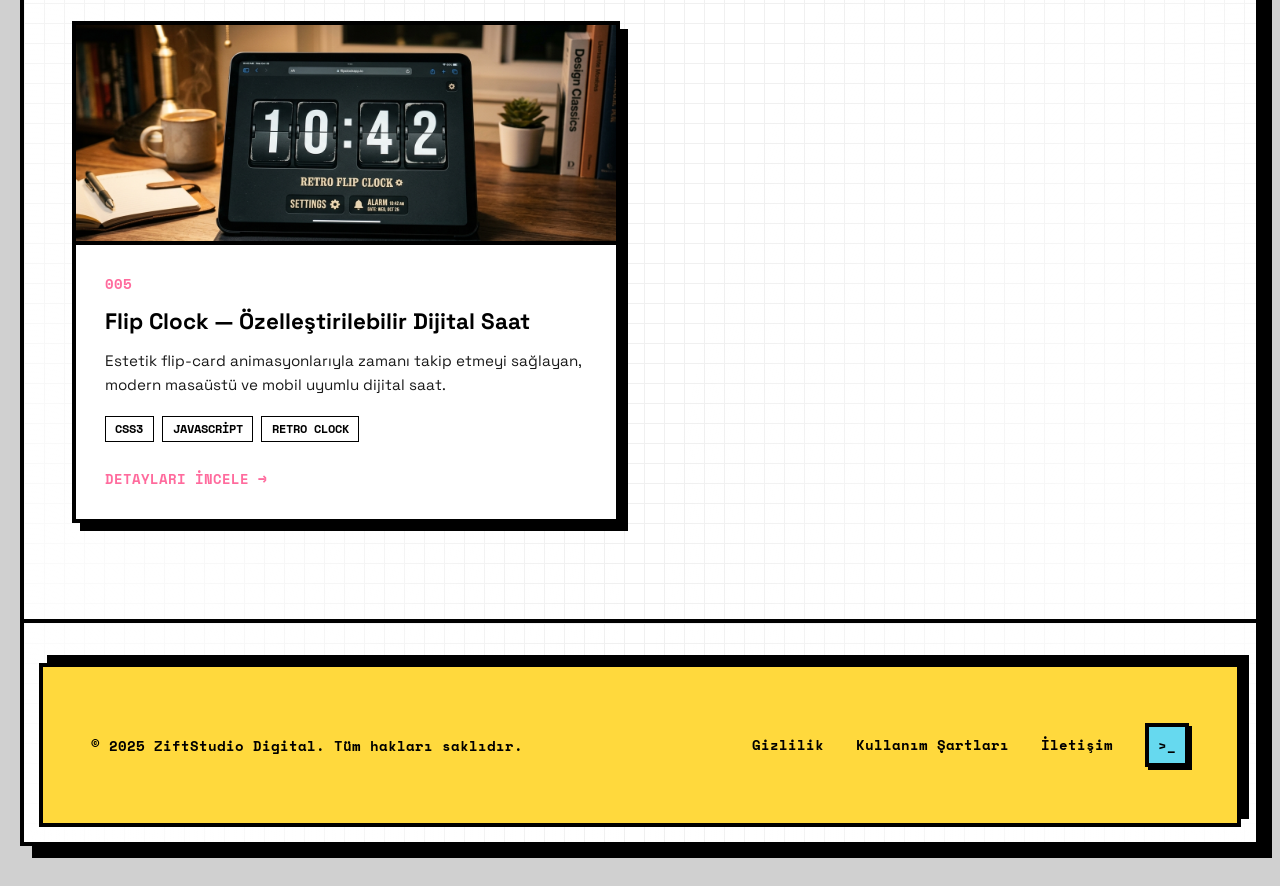
<file: pages/saas.html>
<!doctype html>
<html lang="tr">
  <head>
    <meta charset="UTF-8" />
    <meta name="viewport" content="width=device-width, initial-scale=1.0" />
    <title>ZiftStudio — SaaS Araçları</title>
    <meta
      name="description"
      content="ZiftStudio tarafından geliştirilen SaaS araçları ve dijital ürünler: CafeAroma, QRMenu, Sınav Sayacı, QR Kod Oluşturucu ve Flip Clock."
    />
    <meta name="robots" content="index, follow, max-image-preview:large" />
    <link rel="canonical" href="https://ziftstudio.site/pages/saas.html" />
    <link rel="alternate" hreflang="tr-TR" href="https://ziftstudio.site/pages/saas.html" />
    <link rel="icon" type="image/png" href="../assets/logos/ziftstudio/ziftstudio-logo-1.png" />
    <link rel="apple-touch-icon" href="../assets/logos/ziftstudio/ziftstudio-logo-1.png" />
    <link rel="stylesheet" href="../CSS/style.css" />

    <link rel="apple-touch-icon" sizes="180x180" href="/assets/favicon/apple-touch-icon.png">
<link rel="icon" type="image/png" sizes="32x32" href="/assets/favicon/favicon-32x32.png">
<link rel="icon" type="image/png" sizes="16x16" href="/assets/favicon/favicon-16x16.png">
<link rel="manifest" href="/assets/favicon/site.webmanifest">
  </head>

  <body>
    <div class="loader-overlay" id="loaderOverlay">
      <div class="loader-wrapper">
        <div class="loader-letter">Z</div>
        <div class="loader-letter">S</div>
      </div>
      <div class="loader-progress-bar">
        <div class="loader-progress-fill"></div>
      </div>
    </div>

    <div class="cursor" id="cursor"></div>
    <div class="cursor-ring" id="cursorRing"></div>
    <div class="progress-bar-container">
      <div class="progress-bar-fill" id="progressBarFill"></div>
    </div>

    <div class="page-wrapper">
      <nav id="navbar">
        <a href="../index.html" class="logo">
          <img
            src="../assets/logos/ziftstudio/ziftstudio-logo-1.png"
            alt="ZiftStudio Logo"
            class="logo-mark"
          />
          Zift<span>Studio</span>
        </a>
        <ul class="nav-links">
          <li><a href="../index.html#hero">Giriş</a></li>
          <li><a href="../index.html#pricing">Paketler</a></li>
          <li><a href="../index.html#about">Hakkımızda</a></li>
          <li><a href="projeler.html#projects">Projeler</a></li>
          <li><a href="../index.html#technologies">Teknolojiler</a></li>
          <li><a href="../index.html#success">Görüşler</a></li>
          <li><a href="yazı.html">Blog</a></li>
          <li><a href="../index.html#contact">İletişim</a></li>
        </ul>
        <div class="nav-actions">
          <button
            class="theme-toggle-nav"
            id="themeToggle"
            aria-label="Temayı Değiştir"
          >
            <span id="themeToggleIcon">🌙</span>
          </button>
          <a href="terminal.html" class="nav-cta">Terminal</a>
        </div>
        <button class="hamburger" id="hamburger" aria-label="Menüyü aç">
          <span></span><span></span><span></span>
        </button>
      </nav>

      <div class="mobile-nav" id="mobileNav">
        <a href="../index.html#hero" onclick="closeMobileNav()">Giriş</a>
        <a href="../index.html#pricing" onclick="closeMobileNav()">Paketler</a>
        <a href="../index.html#about" onclick="closeMobileNav()">Hakkımızda</a>
        <a href="projeler.html#projects" onclick="closeMobileNav()">Projeler</a>
        <a href="../index.html#technologies" onclick="closeMobileNav()">Teknolojiler</a>
        <a href="../index.html#success" onclick="closeMobileNav()">Görüşler</a>
        <a href="yazı.html" onclick="closeMobileNav()">Blog</a>
        <a href="../index.html#contact" onclick="closeMobileNav()">İletişim</a>
      </div>

      <main>
        <section id="projects">
          <div class="projects-header reveal">
            <div>
              <div class="section-label">Dijital Ürünler</div>
              <h1 class="section-title">SaaS <em>Araçlarımız</em></h1>
              <p class="qr-header-desc">
                Günlük ihtiyaçlara odaklanan, hızlı ve kullanışlı dijital
                araçlar.
              </p>
            </div>
            <div class="project-category-links">
              <a href="projeler.html#projects" class="view-all">Kategorilere Dön →</a>
              <a href="qr-menu.html" class="view-all">QR Menü Hizmetleri →</a>
              <a href="musteri-siteleri.html" class="view-all">Müşteri Siteleri →</a>
            </div>
          </div>

          <div class="projects-grid">
            <!-- CafeAroma -->
            <div class="showcase-card reveal" onclick="openModal(3)">
              <div class="showcase-card-visual">
                <img src="../assets/image/cafearoma-thumb.jpg" alt="CafeAroma — Café Deneyimi" class="showcase-card-img" />
              </div>
              <div class="showcase-card-body">
                <div class="showcase-card-num">001</div>
                <h3 class="showcase-card-title">CafeAroma — Café Deneyimi</h3>
                <p class="showcase-card-desc">
                  Kafe atmosferini dijitalleştiren, menü ve rezervasyon akışını şık bir arayüzde sunan marka web sitesi.
                </p>
                <div class="showcase-card-tags">
                  <span class="showcase-card-tag">Cafe</span>
                  <span class="showcase-card-tag">Menu</span>
                  <span class="showcase-card-tag">Rezervasyon</span>
                </div>
                <div class="showcase-card-action">Detayları İncele →</div>
              </div>
            </div>

            <!-- QRMenu -->
            <div class="showcase-card reveal" onclick="openModal(4)">
              <div class="showcase-card-visual">
                <img src="../assets/image/qr-menu-thumb.jpg" alt="QRMenu — QR Menü Sistemi" class="showcase-card-img" />
              </div>
              <div class="showcase-card-body">
                <div class="showcase-card-num">002</div>
                <h3 class="showcase-card-title">QRMenu — QR Menü Sistemi</h3>
                <p class="showcase-card-desc">
                  Restoranlarda QR kodlu menü ve sipariş akışını basit, hızlı ve modern bir kullanıcı deneyimiyle sağlayan sistem.
                </p>
                <div class="showcase-card-tags">
                  <span class="showcase-card-tag">QR Code</span>
                  <span class="showcase-card-tag">Mobile</span>
                  <span class="showcase-card-tag">UI/UX</span>
                </div>
                <div class="showcase-card-action">Detayları İncele →</div>
              </div>
            </div>

            <!-- Sınav Sayacı -->
            <div class="showcase-card reveal" onclick="openModal(5)">
              <div class="showcase-card-visual">
                <img src="../assets/image/sinavsayac-thumb.jpg" alt="Sınav Sayacı — Geri Sayım Uygulaması" class="showcase-card-img" />
              </div>
              <div class="showcase-card-body">
                <div class="showcase-card-num">003</div>
                <h3 class="showcase-card-title">Sınav Sayacı — Geri Sayım Uygulaması</h3>
                <p class="showcase-card-desc">
                  Öğrencilerin YKS, LGS ve önemli sınav tarihlerini anlık takip etmesini sağlayan, özelleştirilebilir geri sayım aracı.
                </p>
                <div class="showcase-card-tags">
                  <span class="showcase-card-tag">JavaScript</span>
                  <span class="showcase-card-tag">Sayaç</span>
                  <span class="showcase-card-tag">LocalStorage</span>
                </div>
                <div class="showcase-card-action">Detayları İncele →</div>
              </div>
            </div>

            <!-- QR Kod Oluşturucu -->
            <div class="showcase-card reveal" onclick="openModal(6)">
              <div class="showcase-card-visual">
                <img src="../assets/image/qrcodegen-thumb.jpg" alt="QR Kod Oluşturucu — Dinamik QR Jeneratörü" class="showcase-card-img" />
              </div>
              <div class="showcase-card-body">
                <div class="showcase-card-num">004</div>
                <h3 class="showcase-card-title">QR Kod Oluşturucu — Dinamik QR Jeneratörü</h3>
                <p class="showcase-card-desc">
                  Metin, URL ve iletişim bilgileri için anında yüksek çözünürlüklü ve özelleştirilebilir QR kodlar oluşturan araç.
                </p>
                <div class="showcase-card-tags">
                  <span class="showcase-card-tag">JavaScript</span>
                  <span class="showcase-card-tag">QR Engine</span>
                  <span class="showcase-card-tag">Canvas</span>
                </div>
                <div class="showcase-card-action">Detayları İncele →</div>
              </div>
            </div>

            <!-- Flip Clock -->
            <div class="showcase-card reveal" onclick="openModal(7)">
              <div class="showcase-card-visual">
                <img src="../assets/image/flipclock-thumb.jpg" alt="Flip Clock — Özelleştirilebilir Dijital Saat" class="showcase-card-img" />
              </div>
              <div class="showcase-card-body">
                <div class="showcase-card-num">005</div>
                <h3 class="showcase-card-title">Flip Clock — Özelleştirilebilir Dijital Saat</h3>
                <p class="showcase-card-desc">
                  Estetik flip-card animasyonlarıyla zamanı takip etmeyi sağlayan, modern masaüstü ve mobil uyumlu dijital saat.
                </p>
                <div class="showcase-card-tags">
                  <span class="showcase-card-tag">CSS3</span>
                  <span class="showcase-card-tag">JavaScript</span>
                  <span class="showcase-card-tag">Retro Clock</span>
                </div>
                <div class="showcase-card-action">Detayları İncele →</div>
              </div>
            </div>
          </div>
        </section>
      </main>

      <footer>
        <div class="footer-copy">
          © 2025 ZiftStudio Digital. Tüm hakları saklıdır.
        </div>
        <ul class="footer-links">
          <li><a href="gizlilik.html">Gizlilik</a></li>
          <li><a href="gizlilik.html">Kullanım Şartları</a></li>
          <li><a href="../index.html#contact">İletişim</a></li>
          <li>
            <a
              href="terminal.html"
              class="footer-terminal-link"
              title="ZiftStudio Geliştirici Konsolu"
            >
              >_
            </a>
          </li>
        </ul>
      </footer>
    </div>

    <div
      class="modal-overlay"
      id="modalOverlay"
      onclick="closeModalOutside(event)"
    >
      <div class="modal" id="modal">
        <button class="modal-close" onclick="closeModal()">✕</button>
        <div id="modalContent"></div>
      </div>
    </div>

    <script src="../JS/script.js" defer></script>
  </body>
</html>
</file>
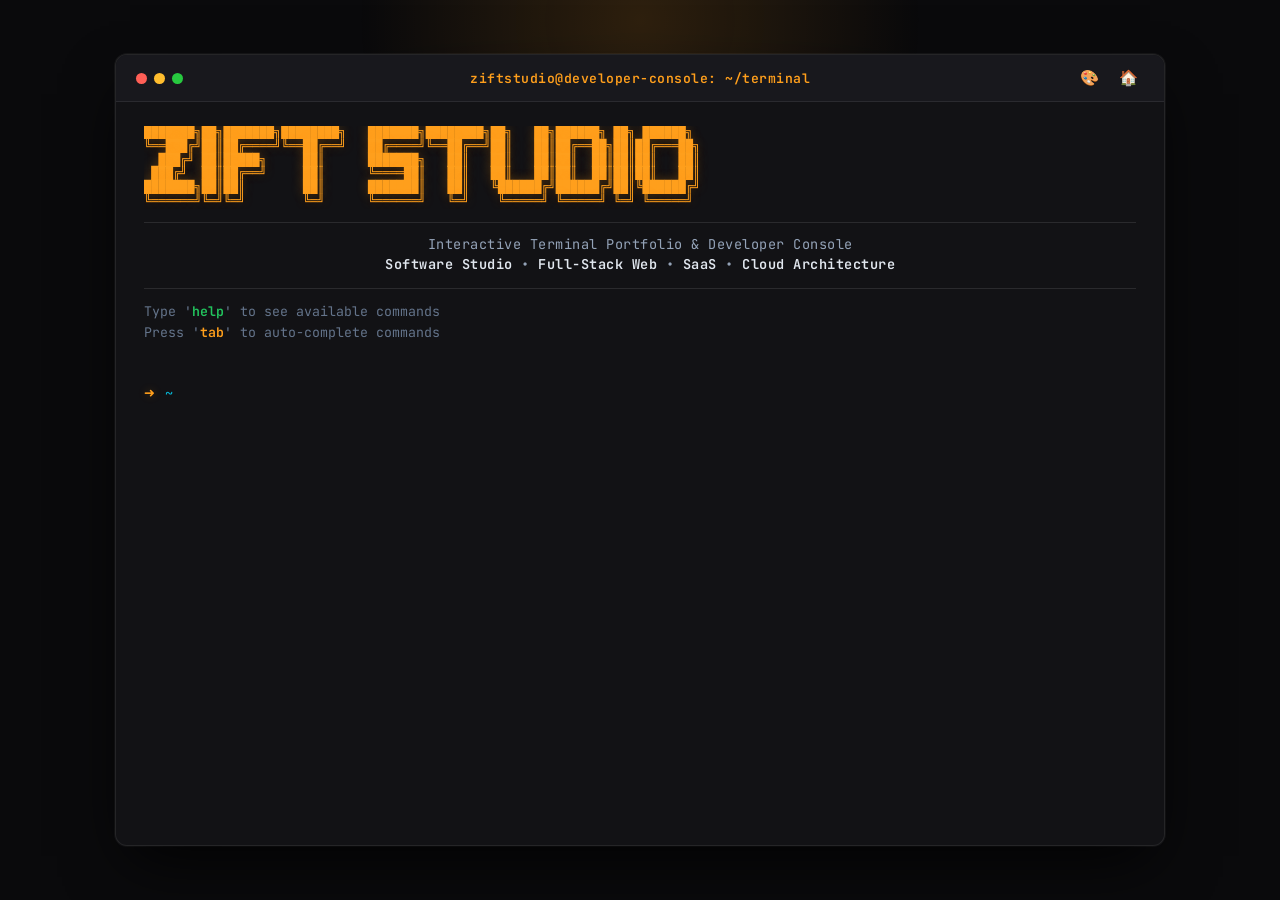
<file: pages/terminal.html>
<!DOCTYPE html>
<html lang="tr">
<head>
  <meta charset="UTF-8">
  <meta name="viewport" content="width=device-width, initial-scale=1.0">
  <title>ZiftStudio — Geliştirici Konsolu</title>
  <link rel="icon" type="image/png" href="../assets/logos/ziftstudio/ziftstudio-logo-1.png">
  <link rel="apple-touch-icon" href="../assets/logos/ziftstudio/ziftstudio-logo-1.png">
  <link rel="preconnect" href="https://fonts.googleapis.com">
  <link rel="preconnect" href="https://fonts.gstatic.com" crossorigin>
  <link href="https://fonts.googleapis.com/css2?family=Fira+Code:wght@400;500;600;700&family=JetBrains+Mono:wght@400;600;700&display=swap" rel="stylesheet">
  
  <link rel="apple-touch-icon" sizes="180x180" href="/assets/favicon/apple-touch-icon.png">
<link rel="icon" type="image/png" sizes="32x32" href="/assets/favicon/favicon-32x32.png">
<link rel="icon" type="image/png" sizes="16x16" href="/assets/favicon/favicon-16x16.png">
<link rel="manifest" href="/assets/favicon/site.webmanifest">
  <style>
    :root {
      --bg-body: #0a0a0c;
      --bg-term: #121215;
      --bg-header: #18181d;
      --border-color: rgba(255, 255, 255, 0.08);
      
      --accent: #ff9f1c;        /* Warm Amber/Orange */
      --accent-dim: #b8710f;
      --accent-glow: rgba(255, 159, 28, 0.25);
      
      --text-main: #e2e8f0;
      --text-dim: #64748b;
      --text-sub: #94a3b8;
      
      --green: #22c55e;
      --cyan: #06b6d4;
      --purple: #a855f7;
      --red: #ef4444;
      --yellow: #facc15;
      --blue: #3b82f6;
    }

    [data-theme="green"] {
      --accent: #22c55e;
      --accent-dim: #15803d;
      --accent-glow: rgba(34, 197, 94, 0.25);
    }

    [data-theme="dracula"] {
      --bg-term: #1e1f29;
      --bg-header: #282a36;
      --accent: #ff79c6;
      --accent-dim: #bd93f9;
      --accent-glow: rgba(255, 121, 198, 0.25);
    }

    [data-theme="cyan"] {
      --accent: #00f0ff;
      --accent-dim: #0284c7;
      --accent-glow: rgba(0, 240, 255, 0.25);
    }

    * {
      box-sizing: border-box;
      margin: 0;
      padding: 0;
    }

    body {
      background-color: var(--bg-body);
      color: var(--text-main);
      font-family: 'JetBrains Mono', 'Fira Code', monospace;
      min-height: 100vh;
      min-height: 100dvh;
      display: flex;
      align-items: center;
      justify-content: center;
      padding: 1.5rem;
      overflow-x: hidden;
      position: relative;
    }

    /* Ambient Background Glow */
    body::before {
      content: "";
      position: fixed;
      top: -20%;
      left: 50%;
      transform: translateX(-50%);
      width: 700px;
      height: 400px;
      background: radial-gradient(circle, var(--accent-glow) 0%, rgba(0,0,0,0) 70%);
      pointer-events: none;
      z-index: 0;
      opacity: 0.6;
      transition: background 0.4s ease;
    }

    /* Terminal Container */
    .terminal-window {
      width: 100%;
      max-width: 1050px;
      height: 88vh;
      height: 88dvh;
      min-height: 540px;
      background-color: var(--bg-term);
      border-radius: 12px;
      border: 1px solid var(--border-color);
      box-shadow: 0 25px 60px -15px rgba(0, 0, 0, 0.9), 0 0 0 1px rgba(255, 255, 255, 0.05);
      display: flex;
      flex-direction: column;
      overflow: hidden;
      position: relative;
      z-index: 1;
      backdrop-filter: blur(16px);
    }

    /* Top Mac Header Bar */
    .terminal-header {
      background-color: var(--bg-header);
      padding: 0.75rem 1.25rem;
      display: grid;
      grid-template-columns: 80px 1fr 80px;
      align-items: center;
      border-bottom: 1px solid var(--border-color);
      user-select: none;
    }

    .window-dots {
      display: flex;
      gap: 7px;
    }

    .window-dot {
      width: 11px;
      height: 11px;
      border-radius: 50%;
      cursor: pointer;
      transition: transform 0.15s, opacity 0.15s;
    }

    .window-dot:hover {
      transform: scale(1.15);
      opacity: 0.9;
    }

    .window-dot.close { background-color: #ff5f56; }
    .window-dot.minimize { background-color: #ffbd2e; }
    .window-dot.maximize { background-color: #27c93f; }

    .terminal-title {
      text-align: center;
      color: var(--accent);
      font-size: 0.82rem;
      font-weight: 600;
      letter-spacing: 0.5px;
      white-space: nowrap;
      overflow: hidden;
      text-overflow: ellipsis;
    }

    .header-actions {
      display: flex;
      justify-content: flex-end;
      align-items: center;
      gap: 0.5rem;
    }

    .header-icon-btn {
      background: transparent;
      border: none;
      color: var(--text-dim);
      font-size: 0.95rem;
      cursor: pointer;
      padding: 2px 6px;
      border-radius: 4px;
      transition: color 0.15s, background 0.15s;
    }

    .header-icon-btn:hover {
      color: var(--accent);
      background: rgba(255, 255, 255, 0.05);
    }

    /* Terminal Body Content */
    .terminal-body {
      flex: 1;
      padding: 1.5rem 1.75rem;
      overflow-y: auto;
      display: flex;
      flex-direction: column;
      gap: 0.75rem;
      position: relative;
    }

    /* Custom Scrollbar */
    .terminal-body::-webkit-scrollbar {
      width: 6px;
    }
    .terminal-body::-webkit-scrollbar-track {
      background: transparent;
    }
    .terminal-body::-webkit-scrollbar-thumb {
      background: rgba(255, 255, 255, 0.12);
      border-radius: 3px;
    }
    .terminal-body::-webkit-scrollbar-thumb:hover {
      background: rgba(255, 255, 255, 0.25);
    }

    /* ASCII Header & Resume Header */
    .banner-wrapper {
      margin-bottom: 0.5rem;
    }

    .ascii-banner {
      color: var(--accent);
      font-size: clamp(8px, 1.25vw, 12px);
      line-height: 1.15;
      font-weight: bold;
      white-space: pre;
      overflow-x: auto;
      user-select: none;
      text-shadow: 0 0 12px var(--accent-glow);
    }

    .banner-divider {
      border: none;
      border-top: 1px solid rgba(255, 255, 255, 0.1);
      margin: 0.85rem 0 0.65rem 0;
    }

    .banner-subtitle {
      text-align: center;
      color: var(--text-sub);
      font-size: 0.85rem;
      letter-spacing: 0.5px;
      line-height: 1.5;
    }

    .banner-subtitle em {
      color: var(--text-main);
      font-style: normal;
      font-weight: 600;
    }

    .banner-instructions {
      margin-top: 0.75rem;
      color: var(--text-dim);
      font-size: 0.83rem;
      line-height: 1.6;
    }

    .banner-instructions .cmd-hint {
      color: var(--green);
      font-weight: 600;
    }

    .banner-instructions .key-hint {
      color: var(--accent);
      font-weight: 600;
    }

    /* Output Lines */
    .output-line {
      font-size: 0.9rem;
      line-height: 1.6;
      white-space: pre-wrap;
      word-break: break-word;
    }

    .output-line.system-msg {
      color: var(--text-sub);
    }

    .output-line.success-msg {
      color: var(--green);
    }

    .output-line.error-msg {
      color: var(--red);
    }

    .output-line.info-msg {
      color: var(--accent);
    }

    /* Help Table Layout */
    .command-table {
      display: grid;
      grid-template-columns: minmax(160px, 220px) 1fr;
      gap: 0.45rem 1rem;
      margin: 0.5rem 0;
      padding: 0.5rem 0;
      border-top: 1px dashed rgba(255, 255, 255, 0.08);
      border-bottom: 1px dashed rgba(255, 255, 255, 0.08);
    }

    .cmd-name {
      color: var(--accent);
      font-weight: 600;
    }

    .cmd-desc {
      color: var(--text-sub);
    }

    /* Project Cards in CLI */
    .project-cli-item {
      padding: 0.4rem 0;
      border-bottom: 1px solid rgba(255, 255, 255, 0.04);
    }
    .project-cli-num {
      color: var(--accent);
      font-weight: bold;
      margin-right: 0.5rem;
    }
    .project-cli-title {
      color: var(--text-main);
      font-weight: 600;
    }
    .project-cli-tech {
      color: var(--cyan);
      font-size: 0.82rem;
      margin-left: 2rem;
    }
    .project-cli-link {
      color: var(--blue);
      text-decoration: underline;
      font-size: 0.82rem;
      margin-left: 0.5rem;
    }

    /* Active Prompt & Input Line */
    .prompt-line {
      display: flex;
      align-items: center;
      gap: 0.65rem;
      margin-top: 0.35rem;
    }

    .prompt-symbol {
      color: var(--accent);
      font-weight: bold;
      font-size: 1.1rem;
      user-select: none;
      text-shadow: 0 0 8px var(--accent-glow);
    }

    .prompt-path {
      color: var(--cyan);
      font-size: 0.85rem;
      user-select: none;
    }

    .cmd-input {
      background: transparent;
      border: none;
      color: var(--text-main);
      font-family: inherit;
      font-size: 0.95rem;
      outline: none;
      flex: 1;
      width: 100%;
      caret-color: var(--accent);
    }

    /* Autocomplete Suggestions */
    .autocomplete-box {
      display: flex;
      flex-wrap: wrap;
      gap: 0.4rem;
      margin-top: 0.25rem;
      padding: 0.4rem 0;
    }

    .autocomplete-item {
      background: rgba(255, 255, 255, 0.05);
      border: 1px solid rgba(255, 255, 255, 0.1);
      color: var(--accent);
      padding: 2px 8px;
      border-radius: 4px;
      font-size: 0.8rem;
      cursor: pointer;
      transition: all 0.15s;
    }

    .autocomplete-item:hover {
      background: var(--accent);
      color: #000;
      font-weight: 600;
    }

    /* Canvas (Matrix & Snake) */
    #matrixCanvas {
      position: absolute;
      top: 0; left: 0; width: 100%; height: 100%;
      z-index: 0;
      opacity: 0.2;
      pointer-events: none;
      display: none;
    }

    .snake-box {
      display: none;
      flex-direction: column;
      align-items: center;
      gap: 0.75rem;
      margin: 0.75rem 0;
      padding: 1rem;
      background: rgba(0, 0, 0, 0.4);
      border: 1px solid var(--border-color);
      border-radius: 8px;
      max-width: 360px;
    }

    #gameCanvas {
      background: #000;
      border: 1px solid var(--accent);
      border-radius: 4px;
    }

    .snake-touch-controls {
      display: grid;
      grid-template-columns: repeat(3, 46px);
      grid-template-rows: repeat(2, 40px);
      gap: 6px;
    }

    .snake-touch-btn {
      background: rgba(255, 255, 255, 0.08);
      border: 1px solid rgba(255, 255, 255, 0.15);
      color: var(--text-main);
      border-radius: 4px;
      font-size: 1rem;
      cursor: pointer;
      display: flex;
      align-items: center;
      justify-content: center;
      user-select: none;
    }

    .snake-touch-btn:active {
      background: var(--accent);
      color: #000;
    }

    /* Responsive */
    @media (max-width: 768px) {
      body {
        padding: 0.5rem;
      }
      .terminal-window {
        height: 96vh;
        height: 96dvh;
        min-height: auto;
        border-radius: 8px;
      }
      .terminal-header {
        padding: 0.6rem 0.85rem;
        grid-template-columns: 60px 1fr 60px;
      }
      .terminal-body {
        padding: 1rem;
      }
      .command-table {
        grid-template-columns: 1fr;
        gap: 0.25rem;
      }
      .banner-subtitle {
        font-size: 0.78rem;
      }
    }
  </style>
</head>
<body>

  <div class="terminal-window" id="terminalWindow">
    <!-- Top Bar -->
    <div class="terminal-header">
      <div class="window-dots">
        <span class="window-dot close" title="Ana Sayfaya Dön" onclick="exitToHome()"></span>
        <span class="window-dot minimize" title="Ekranı Temizle" onclick="handleCommand('clear')"></span>
        <span class="window-dot maximize" title="Matrix Efekti" onclick="handleCommand('matrix')"></span>
      </div>
      <div class="terminal-title">ziftstudio@developer-console: ~/terminal</div>
      <div class="header-actions">
        <button class="header-icon-btn" title="Tema Değiştir" onclick="cycleTheme()">🎨</button>
        <button class="header-icon-btn" title="Ana Sayfa" onclick="exitToHome()">🏠</button>
      </div>
    </div>
    
    <!-- Terminal Main Body -->
    <div class="terminal-body" id="terminalBody">
      <canvas id="matrixCanvas"></canvas>
      
      <!-- ASCII & Intro Banner -->
      <div class="banner-wrapper">
        <pre class="ascii-banner">
███████╗██╗███████╗████████╗   ███████╗████████╗██╗   ██╗██████╗ ██╗ ██████╗ 
╚══███╔╝██║██╔════╝╚══██╔══╝   ██╔════╝╚══██╔══╝██║   ██║██╔══██╗██║██╔═══██╗
  ███╔╝ ██║█████╗     ██║      ███████╗   ██║   ██║   ██║██║  ██║██║██║   ██║
 ███╔╝  ██║██╔══╝     ██║      ╚════██║   ██║   ██║   ██║██║  ██║██║██║   ██║
███████╗██║██║        ██║      ███████║   ██║   ╚██████╔╝██████╔╝██║╚██████╔╝
╚══════╝╚═╝╚═╝        ╚═╝      ╚══════╝   ╚═╝    ╚═════╝ ╚═════╝ ╚═╝ ╚═════╝ </pre>

        <hr class="banner-divider">
        <div class="banner-subtitle">
          Interactive Terminal Portfolio &amp; Developer Console<br>
          <em>Software Studio</em> • <em>Full-Stack Web</em> • <em>SaaS</em> • <em>Cloud Architecture</em>
        </div>
        <hr class="banner-divider">

        <div class="banner-instructions">
          Type '<span class="cmd-hint">help</span>' to see available commands<br>
          Press '<span class="key-hint">tab</span>' to auto-complete commands
        </div>
      </div>
      
      <!-- Dynamic Output Container -->
      <div id="outputContainer"></div>

      <!-- Snake Game Area -->
      <div class="snake-box" id="snakeBox">
        <div style="font-size: 0.85rem; color: var(--accent); font-weight: 600;">🐍 Retro Snake — Skor: <span id="snakeScore">0</span></div>
        <canvas id="gameCanvas" width="280" height="280"></canvas>
        <div class="snake-touch-controls">
          <div></div>
          <button class="snake-touch-btn" onclick="setSnakeDir(0, -10)">▲</button>
          <div></div>
          <button class="snake-touch-btn" onclick="setSnakeDir(-10, 0)">◀</button>
          <button class="snake-touch-btn" onclick="setSnakeDir(0, 10)">▼</button>
          <button class="snake-touch-btn" onclick="setSnakeDir(10, 0)">▶</button>
        </div>
        <div style="font-size: 0.75rem; color: var(--text-dim);">Klavye ok tuşlarıyla veya butonlarla kontrol edin.</div>
      </div>

      <!-- Prompt Input Line -->
      <div class="prompt-line" id="promptLine">
        <span class="prompt-symbol">➜</span>
        <span class="prompt-path">~</span>
        <input type="text" id="cmdInput" class="cmd-input" autofocus autocomplete="off" autocorrect="off" autocapitalize="off" spellcheck="false">
      </div>
    </div>
  </div>

  <script>
    const outputContainer = document.getElementById('outputContainer');
    const cmdInput = document.getElementById('cmdInput');
    const terminalBody = document.getElementById('terminalBody');
    const matrixCanvas = document.getElementById('matrixCanvas');
    const gameCanvas = document.getElementById('gameCanvas');
    const snakeBox = document.getElementById('snakeBox');
    const snakeScoreEl = document.getElementById('snakeScore');
    const ctxMatrix = matrixCanvas.getContext('2d');
    const ctxGame = gameCanvas.getContext('2d');

    // Available CLI commands list
    const availableCommands = [
      'help', 'about', 'projects', 'skills', 'prices', 'contact', 
      'clear', 'matrix', 'snake', 'theme', 'whoami', 'ls', 'pwd', 
      'cat', 'date', 'ping', 'exit', 'qr-menu', 'saas', 'randevu', 'blog'
    ];

    // Shell History
    const history = [];
    let historyIndex = -1;

    // Theme switching
    const themes = ['amber', 'green', 'dracula', 'cyan'];
    let themeIdx = 0;
    function cycleTheme(specific) {
      if (specific && themes.includes(specific)) {
        themeIdx = themes.indexOf(specific);
      } else {
        themeIdx = (themeIdx + 1) % themes.length;
      }
      const chosen = themes[themeIdx];
      if (chosen === 'amber') {
        document.body.removeAttribute('data-theme');
      } else {
        document.body.setAttribute('data-theme', chosen);
      }
      printLine(`Tema değiştirildi: <span style="color:var(--accent); font-weight:bold;">${chosen.toUpperCase()}</span>`, 'info');
    }

    function exitToHome() {
      printLine("Geliştirici konsolundan çıkılıyor, ana sayfaya yönlendiriliyorsunuz...", "info");
      setTimeout(() => {
        window.location.href = '../index.html';
      }, 350);
    }

    // Projects Database
    const projectsList = [
      { num: '001', name: 'KonParlamento.org', desc: 'Katılım Platformu & Topluluk Portalı', tech: 'React, CMS, SEO' },
      { num: '002', name: 'KaratayGençMeclis.org', desc: 'Gençlik Ağı & Etkinlik Yönetimi', tech: 'React, Events, Mobile' },
      { num: '003', name: 'EmirHanTazegul.site', desc: 'Kişisel Marka & Portföy Sitesi', tech: 'Branding, Responsive, SEO' },
      { num: '004', name: 'CafeAroma', desc: 'Café Deneyimi & QR Menü Entegrasyonu', tech: 'Cafe, Reservation, UI/UX' },
      { num: '005', name: 'QRMenu', desc: 'Restoranlar için Temassız Menü & Sipariş', tech: 'QR Engine, Mobile UX' },
      { num: '006', name: 'Sınav Sayacı', desc: 'YKS / LGS Geri Sayım & Takip Aracı', tech: 'JavaScript, LocalStorage' },
      { num: '007', name: 'QR Kod Oluşturucu', desc: 'Dinamik & Özelleştirilebilir QR Jeneratörü', tech: 'Canvas, QR Engine' },
      { num: '008', name: 'Flip Clock', desc: 'Retro Dijital Masaüstü & Web Saati', tech: 'CSS3 Animation, JavaScript' },
      { num: '009', name: 'Hukuk Bürosu', desc: 'Kurumsal Danışmanlık & Randevu Portalı', tech: 'HTML5, CSS3, EmailJS' },
      { num: '010', name: '3D STL Platform', desc: '3D Baskı Çözümleri & Tasarım Kataloğu', tech: 'E-Ticaret UI, STL Katalog' },
      { num: '011', name: 'Kuruyemişçim', desc: 'Organik Ürünler & WhatsApp Hızlı Sipariş', tech: 'Web App, WhatsApp API' }
    ];

    // Mock Files for 'cat' and 'ls'
    const virtualFiles = {
      'index.html': `<!-- ZiftStudio Home Page -->\n<h1>Dijital Deneyimler İnşa Ediyoruz.</h1>`,
      'about.txt': `ZiftStudio: Startup'lardan kurumsal markalara modern yazılım çözümleri.`,
      'stack.json': `{\n  "frontend": ["React", "Next.js", "TypeScript", "Tailwind"],\n  "backend": ["Node.js", "Python", "FastAPI", "PostgreSQL"]\n}`,
      'contact.cfg': `email = "muhammedalikitir.tr@gmail.com"\nphone = "+90 542 478 6254"`
    };

    // Keyboard Handler
    cmdInput.addEventListener('keydown', (e) => {
      // Tab Autocomplete
      if (e.key === 'Tab') {
        e.preventDefault();
        handleTabComplete();
        return;
      }

      // Enter Command Execution
      if (e.key === 'Enter') {
        const val = cmdInput.value.trim();
        cmdInput.value = '';
        if (val) {
          history.push(val);
          historyIndex = history.length;
          handleCommand(val);
        }
      } else if (e.key === 'ArrowUp') {
        if (historyIndex > 0) {
          historyIndex--;
          cmdInput.value = history[historyIndex];
        } else if (historyIndex === 0) {
          cmdInput.value = history[0];
        }
        e.preventDefault();
      } else if (e.key === 'ArrowDown') {
        if (historyIndex < history.length - 1) {
          historyIndex++;
          cmdInput.value = history[historyIndex];
        } else {
          historyIndex = history.length;
          cmdInput.value = '';
        }
        e.preventDefault();
      }
    });

    // Tab Completion Logic
    function handleTabComplete() {
      const inputVal = cmdInput.value.trim().toLowerCase();
      if (!inputVal) {
        showSuggestions(availableCommands);
        return;
      }

      const matches = availableCommands.filter(c => c.startsWith(inputVal));
      if (matches.length === 1) {
        cmdInput.value = matches[0];
      } else if (matches.length > 1) {
        showSuggestions(matches);
      }
    }

    function showSuggestions(list) {
      const box = document.createElement('div');
      box.className = 'autocomplete-box';
      list.forEach(item => {
        const span = document.createElement('span');
        span.className = 'autocomplete-item';
        span.textContent = item;
        span.onclick = () => {
          cmdInput.value = item;
          cmdInput.focus();
        };
        box.appendChild(span);
      });
      outputContainer.appendChild(box);
      terminalBody.scrollTop = terminalBody.scrollHeight;
    }

    function printLine(text, type = 'normal') {
      const div = document.createElement('div');
      div.className = `output-line ${type}-msg`;
      div.innerHTML = text;
      outputContainer.appendChild(div);
      setTimeout(() => {
        terminalBody.scrollTop = terminalBody.scrollHeight;
      }, 10);
    }

    function normalizeText(str) {
      return str.trim()
        .replace(/İ/g, 'i')
        .replace(/I/g, 'ı')
        .toLowerCase()
        .replace(/ı/g, 'i')
        .replace(/ğ/g, 'g')
        .replace(/ü/g, 'u')
        .replace(/ş/g, 's')
        .replace(/ö/g, 'o')
        .replace(/ç/g, 'c');
    }

    // Main Command Dispatcher
    function handleCommand(raw) {
      const trimmed = raw.trim();
      printLine(`<span style="color:var(--accent);">➜</span> <span style="color:var(--cyan);">~</span> ${trimmed}`);
      if (!trimmed) return;

      const parts = trimmed.split(/\s+/);
      const cmd = normalizeText(parts[0]);
      const arg1 = parts[1] ? parts[1].toLowerCase() : '';
      const fullArgs = parts.slice(1).join(' ');

      switch(cmd) {
        case 'help':
        case 'yardim':
        case 'h':
        case '?':
          showHelp();
          break;
        case 'about':
        case 'hakkinda':
        case 'bio':
          showAbout();
          break;
        case 'projects':
        case 'projeler':
        case 'work':
          showProjects();
          break;
        case 'skills':
        case 'teknolojiler':
        case 'stack':
          showSkills();
          break;
        case 'prices':
        case 'paketler':
        case 'fiyatlar':
          showPrices();
          break;
        case 'contact':
        case 'iletisim':
        case 'email':
          showContact();
          break;
        case 'matrix':
          toggleMatrix();
          break;
        case 'snake':
        case 'yilan':
        case 'game':
          startSnakeGame();
          break;
        case 'theme':
        case 'tema':
          cycleTheme(arg1);
          break;
        case 'ls':
        case 'dir':
          showLs();
          break;
        case 'cat':
        case 'read':
          showCat(arg1);
          break;
        case 'pwd':
          printLine('/home/ziftstudio/developer-console', 'info');
          break;
        case 'whoami':
          printLine('ziftstudio-dev (Muhammed Ali Kıtıl — Lead Full-Stack Architect)', 'success');
          break;
        case 'date':
        case 'time':
          printLine(`Sistem Zamanı: ${new Date().toLocaleString('tr-TR')}`, 'info');
          break;
        case 'ping':
          showPing();
          break;
        case 'clear':
        case 'cls':
        case 'temizle':
          outputContainer.innerHTML = '';
          matrixCanvas.style.display = 'none';
          snakeBox.style.display = 'none';
          isMatrixRunning = false;
          if (matrixInterval) clearInterval(matrixInterval);
          isSnakeRunning = false;
          if (gameInterval) clearInterval(gameInterval);
          break;
        case 'qr-menu':
        case 'qrmenu':
          navigateTo('qr-menu.html');
          break;
        case 'saas':
          navigateTo('saas.html');
          break;
        case 'randevu':
          navigateTo('randevu.html');
          break;
        case 'blog':
        case 'yazilar':
        case 'yazi':
          navigateTo('yazı.html');
          break;
        case 'exit':
        case 'cikis':
        case 'quit':
        case 'q':
          exitToHome();
          break;
        default:
          printLine(`Komut bulunamadı: '<span style="color:var(--accent);">${cmd}</span>'. Kullanılabilir tüm komutlar için '<span style="color:var(--green);">help</span>' yazın.`, 'error');
      }
    }

    function showHelp() {
      let html = `<div style="color:var(--text-main); font-weight:600; margin-bottom:0.4rem;">Kullanılabilir Komutlar:</div>`;
      html += `<div class="command-table">`;
      const cmds = [
        ['about', 'ZiftStudio ve kurucu geliştirici bilgileri.'],
        ['projects', 'Tamamlanan 11 prestijli proje ve canlı bağlantıları.'],
        ['skills', 'Kullanılan teknolojiler (Frontend, Backend, Cloud, AI).'],
        ['prices', 'Web tasarım ve özel yazılım paket fiyatları.'],
        ['contact', 'İletişim kanalları (E-posta, WhatsApp, LinkedIn).'],
        ['theme [name]', 'Tema değiştirir (amber, green, dracula, cyan).'],
        ['matrix', 'Matrix dijital yağmur efektini açar / kapatır.'],
        ['snake', 'Konsol içi klasik retro yılan oyununu başlatır.'],
        ['ls / cat [file]', 'Sanal dizindeki dosyaları listeler ve okur.'],
        ['qr-menu', 'QR Menü yazılım çözümleri sayfasına gider.'],
        ['randevu', 'Randevu Sistemi paketleri sayfasına gider.'],
        ['saas', 'SaaS dijital ürünler vitrinine gider.'],
        ['blog', 'ZiftStudio teknik makalelerine gider.'],
        ['clear', 'Terminal ekranını temizler.'],
        ['exit', 'Terminalden çıkıp ana sayfaya döner.']
      ];
      cmds.forEach(c => {
        html += `<div class="cmd-name">${c[0]}</div><div class="cmd-desc">${c[1]}</div>`;
      });
      html += `</div>`;
      printLine(html);
    }

    function showAbout() {
      printLine(`
<span style="color:var(--accent); font-weight:bold;">ZIFTSTUDIO DIGITAL CRAFT &amp; SOFTWARE</span>
Startup'lardan kurumsal markalara kadar yüksek performanslı web siteleri, SaaS ürünleri, modern UI/UX ve yapay zeka entegrasyonları inşa ediyoruz.

• <strong>Kurucu Geliştirici:</strong> Muhammed Ali Kıtıl
• <strong>Deneyim:</strong> 3+ Yıl Profesyonel Yazılım Mimarisi
• <strong>Tamamlanan Projeler:</strong> 40+ Dijital Ürün &amp; Web Platformu
• <strong>Misyon:</strong> Hızlı, temiz ve ölçeklenebilir kod ile markaları dijitalde zirveye taşımak.
      `.trim());
    }

    function showSkills() {
      printLine(`
<span style="color:var(--accent); font-weight:bold;">TEKNOLOJİ YETKİNLİKLERİ &amp; STACK</span>
• <strong style="color:var(--cyan);">Frontend:</strong> React.js, Next.js 14, Vue.js, TypeScript, Tailwind CSS, Vanilla CSS
• <strong style="color:var(--green);">Backend:</strong> Node.js, Python, FastAPI, Express.js, REST &amp; GraphQL APIs
• <strong style="color:var(--purple);">Veritabanı:</strong> PostgreSQL, MongoDB, Redis, Supabase, Prisma ORM
• <strong style="color:var(--yellow);">DevOps &amp; Cloud:</strong> AWS, Docker, GitHub Actions CI/CD, Linux Server Management
• <strong style="color:var(--accent);">AI &amp; Entegrasyon:</strong> OpenAI API, LangChain, WhatsApp Business API, Stripe
      `.trim());
    }

    function showProjects() {
      let html = `<div style="color:var(--accent); font-weight:bold; margin-bottom:0.4rem;">ZIFTSTUDIO PORTFÖYÜ (11 Proje):</div>`;
      projectsList.forEach(p => {
        html += `
          <div class="project-cli-item">
            <span class="project-cli-num">[${p.num}]</span>
            <span class="project-cli-title">${p.name}</span> — <span style="color:var(--text-sub);">${p.desc}</span>
            <div class="project-cli-tech">Stack: ${p.tech}</div>
          </div>
        `;
      });
      printLine(html);
    }

    function showPrices() {
      printLine(`
<span style="color:var(--accent); font-weight:bold;">YAZILIM &amp; TASARIM PAKETLERİ</span>

<strong style="color:var(--green);">[1] TEMEL PAKET (8.000 TL)</strong>
    └─ Tek sayfa Landing Page, Mobil Uyum, WhatsApp Entegrasyonu, Temel SEO.

<strong style="color:var(--yellow);">[2] ORTA PAKET (15.000 TL) — ÖNERİLEN</strong>
    └─ 4-6 Sayfa Özel UI/UX, Hız Optimizasyonu, Blog Modülü, Site Haritası, 1 Yıl Destek.

<strong style="color:var(--purple);">[3] GELİŞMİŞ &amp; SAAS PAKET (25.000+ TL)</strong>
    └─ Admin Panelli Özel Web Uygulaması, API Entegrasyonları, CRM, Çoklu Dil Desteği.
      `.trim());
    }

    function showContact() {
      printLine(`
<span style="color:var(--accent); font-weight:bold;">İLETİŞİM KANALLARI</span>
• <strong>E-Posta:</strong> <a href="mailto:muhammedalikitir.tr@gmail.com" style="color:var(--cyan);">muhammedalikitir.tr@gmail.com</a>
• <strong>WhatsApp:</strong> <a href="https://wa.me/905424786254" target="_blank" style="color:var(--green);">+90 542 478 6254</a>
• <strong>LinkedIn:</strong> <a href="https://linkedin.com/in/muhammed-ali-kitir" target="_blank" style="color:var(--blue);">linkedin.com/in/muhammed-ali-kitir</a>
• <strong>Instagram:</strong> <a href="https://instagram.com/zift.studio" target="_blank" style="color:var(--accent);">@zift.studio</a>
      `.trim());
    }

    function showLs() {
      printLine(`
<span style="color:var(--cyan);">index.html</span>   <span style="color:var(--text-sub);">about.txt</span>   <span style="color:var(--yellow);">stack.json</span>   <span style="color:var(--green);">contact.cfg</span>
(Dosyaları okumak için: <strong style="color:var(--accent);">cat about.txt</strong>)
      `.trim());
    }

    function showCat(fileName) {
      if (!fileName) {
        printLine("Kullanım: cat <dosya_adi> (Örn: cat about.txt, cat stack.json)", "error");
        return;
      }
      if (virtualFiles[fileName]) {
        printLine(`<pre style="color:var(--text-sub); font-family:inherit;">${virtualFiles[fileName]}</pre>`);
      } else {
        printLine(`Hata: '${fileName}' bulunamadı. Mevcut dosyaları görmek için 'ls' yazın.`, "error");
      }
    }

    function showPing() {
      printLine(`PING ziftstudio.site (104.21.48.1): 56 data bytes\n64 bytes from 104.21.48.1: icmp_seq=1 ttl=58 time=7.84 ms\n64 bytes from 104.21.48.1: icmp_seq=2 ttl=58 time=8.12 ms\n--- 0% packet loss | min/avg/max = 7.84/7.98/8.12 ms ---`, 'info');
    }

    function navigateTo(url) {
      printLine(`'${url}' sayfasına yönlendiriliyorsunuz...`, 'info');
      setTimeout(() => {
        window.location.href = url;
      }, 400);
    }

    // Matrix Rain Effect
    let isMatrixRunning = false;
    let matrixInterval = null;
    const alphabet = "0101010101010101ABCDEFGHIJKLMNOPQRSTUVWXYZ";
    const fontSize = 16;
    let columns = 0;
    let rainDrops = [];

    function toggleMatrix() {
      isMatrixRunning = !isMatrixRunning;
      if (isMatrixRunning) {
        matrixCanvas.style.display = 'block';
        resizeMatrix();
        window.removeEventListener('resize', resizeMatrix);
        window.addEventListener('resize', resizeMatrix);
        if (matrixInterval) clearInterval(matrixInterval);
        matrixInterval = setInterval(drawMatrix, 30);
        printLine("Matrix yağmuru arka planda başlatıldı! Kapatmak için tekrar 'matrix' yazın.", "success");
      } else {
        if (matrixInterval) clearInterval(matrixInterval);
        matrixCanvas.style.display = 'none';
        printLine("Matrix yağmuru durduruldu.", "info");
      }
    }

    function resizeMatrix() {
      if (!isMatrixRunning) return;
      matrixCanvas.width = terminalBody.clientWidth || window.innerWidth;
      matrixCanvas.height = terminalBody.clientHeight || window.innerHeight;
      columns = Math.max(1, Math.floor(matrixCanvas.width / fontSize));
      rainDrops = Array(columns).fill(1);
    }

    function drawMatrix() {
      ctxMatrix.fillStyle = 'rgba(0, 0, 0, 0.06)';
      ctxMatrix.fillRect(0, 0, matrixCanvas.width, matrixCanvas.height);
      ctxMatrix.fillStyle = 'var(--accent)';
      ctxMatrix.font = fontSize + 'px monospace';
      
      for(let i = 0; i < rainDrops.length; i++) {
        const text = alphabet.charAt(Math.floor(Math.random() * alphabet.length));
        ctxMatrix.fillText(text, i * fontSize, rainDrops[i] * fontSize);
        if (rainDrops[i] * fontSize > matrixCanvas.height && Math.random() > 0.975) {
          rainDrops[i] = 0;
        }
        rainDrops[i]++;
      }
    }

    // Retro Snake Game
    let isSnakeRunning = false;
    let snake = [];
    let food = {};
    let dx = 10;
    let dy = 0;
    let score = 0;
    let gameInterval = null;

    function setSnakeDir(newDx, newDy) {
      if (!isSnakeRunning) return;
      if (newDx !== 0 && dx === 0) { dx = newDx; dy = 0; }
      if (newDy !== 0 && dy === 0) { dy = newDy; dx = 0; }
    }

    function startSnakeGame() {
      if (isSnakeRunning) {
        printLine("Yılan oyunu zaten aktif! Yön tuşlarıyla kontrol edin.", "info");
        return;
      }
      isSnakeRunning = true;
      snakeBox.style.display = 'flex';
      printLine("YILAN OYUNU BAŞLADI! Ok tuşlarıyla kontrol edin. Durdurmak için 'clear' yazın.", "success");
      
      snake = [
        {x: 140, y: 140},
        {x: 130, y: 140},
        {x: 120, y: 140}
      ];
      dx = 10;
      dy = 0;
      score = 0;
      snakeScoreEl.textContent = '0';
      generateFood();
      
      if (gameInterval) clearInterval(gameInterval);
      gameInterval = setInterval(gameStep, 80);
      setTimeout(() => {
        terminalBody.scrollTop = terminalBody.scrollHeight;
      }, 50);
    }

    function generateFood() {
      food = {
        x: Math.floor(Math.random() * 27) * 10,
        y: Math.floor(Math.random() * 27) * 10
      };
    }

    function gameStep() {
      const head = {x: snake[0].x + dx, y: snake[0].y + dy};
      snake.unshift(head);

      if (head.x === food.x && head.y === food.y) {
        score += 10;
        snakeScoreEl.textContent = score;
        generateFood();
      } else {
        snake.pop();
      }

      if (head.x < 0 || head.x >= 280 || head.y < 0 || head.y >= 280 || checkCollision(head)) {
        clearInterval(gameInterval);
        isSnakeRunning = false;
        printLine(`OYUN BİTTİ! Toplam Skorunuz: ${score}. Tekrar oynamak için 'snake' yazın.`, 'error');
        return;
      }

      ctxGame.fillStyle = '#111';
      ctxGame.fillRect(0, 0, 280, 280);

      // Grid
      ctxGame.strokeStyle = 'rgba(255,255,255,0.03)';
      for(let i=0; i<=280; i+=10) {
        ctxGame.beginPath(); ctxGame.moveTo(i,0); ctxGame.lineTo(i,280); ctxGame.stroke();
        ctxGame.beginPath(); ctxGame.moveTo(0,i); ctxGame.lineTo(280,i); ctxGame.stroke();
      }

      // Food
      ctxGame.fillStyle = '#ef4444';
      ctxGame.fillRect(food.x, food.y, 9, 9);

      // Snake
      snake.forEach((part, idx) => {
        ctxGame.fillStyle = idx === 0 ? 'var(--accent)' : 'var(--green)';
        ctxGame.fillRect(part.x, part.y, 9, 9);
      });
    }

    function checkCollision(head) {
      for(let i = 1; i < snake.length; i++) {
        if (snake[i].x === head.x && snake[i].y === head.y) return true;
      }
      return false;
    }

    window.addEventListener('keydown', (e) => {
      if (isSnakeRunning) {
        if (e.key === 'ArrowUp') { setSnakeDir(0, -10); e.preventDefault(); }
        if (e.key === 'ArrowDown') { setSnakeDir(0, 10); e.preventDefault(); }
        if (e.key === 'ArrowLeft') { setSnakeDir(-10, 0); e.preventDefault(); }
        if (e.key === 'ArrowRight') { setSnakeDir(10, 0); e.preventDefault(); }
      }
    });

    // Auto-focus input on terminal click
    document.addEventListener('click', (e) => {
      if (!window.getSelection().toString() && e.target !== cmdInput && !e.target.closest('.snake-touch-btn') && !e.target.closest('.header-icon-btn') && !e.target.closest('a')) {
        cmdInput.focus();
      }
    });

    window.addEventListener('DOMContentLoaded', () => {
      cmdInput.focus();
    });
  </script>
</body>
</html>
</file>
<file: CSS/style.css>
/* 
 * ZIFT STUDIO — NEO-BRUTALIST PREMIUM STYLESHEET
 * Designed with beautiful offset shadows, thick borders, and playfulness.
 */

@import url("https://fonts.googleapis.com/css2?family=Space+Grotesk:wght@400;600;700&family=Space+Mono:wght@400;700&family=Caveat:wght@400;700&display=swap");

* {
  margin: 0;
  padding: 0;
  box-sizing: border-box;
}

html {
  scroll-behavior: smooth;
}

/* Colors & Design Tokens */
:root {
  --bg: #ffffff;
  --text: #000000;
  --border: #000000;
  --primary: #66d9ef; /* Cyan */
  --secondary: #ffd93d; /* Yellow */
  --accent: #a8e6cf; /* Mint Green */
  --pink: #ff6b9d;
  --white: #ffffff;
  --yellow: #ffd93d;
  --cyan: #66d9ef;
  --terminal: #1a1a1a;
  --shadow-offset: 6px;
  --border-width: 4px;
  --mono-font: "Space Mono", monospace;
  --sans-font: "Space Grotesk", sans-serif;
  --hand-font: "Caveat", cursive;
}

body[data-theme="dark"] {
  --bg: #12151e;
  --text: #f1f5f9;
  --border: #2a3042;
  --white: #1a1e2b;
  --primary: #38bdf8;
  --secondary: #1e2536;
  --accent: #10b981;
  --pink: #fb7185;
  --yellow: #f59e0b;
  --cyan: #38bdf8;
  background: #0a0c12;
}

/* Custom Scrollbars */
::-webkit-scrollbar {
  width: 16px;
  height: 16px;
}

::-webkit-scrollbar-track {
  background: var(--white);
  border-left: var(--border-width) solid var(--border);
}

::-webkit-scrollbar-thumb {
  background: var(--secondary);
  border: var(--border-width) solid var(--border);
  box-shadow: 3px 0 0 var(--border);
}

::-webkit-scrollbar-thumb:hover {
  background: var(--primary);
}

::-webkit-scrollbar-thumb:active {
  background: var(--pink);
  box-shadow: none;
}

::-webkit-scrollbar-corner {
  background: var(--white);
  border-left: var(--border-width) solid var(--border);
  border-top: var(--border-width) solid var(--border);
}

body {
  font-family: var(--sans-font);
  background: #d0d0d0;
  color: var(--text);
  line-height: 1.6;
  min-height: 100vh;
  padding: 20px;
  overflow-x: hidden;
  cursor: none;
}

body.cursor-inside-frame .cursor,
body.cursor-inside-frame .cursor-ring {
  opacity: 0 !important;
}

body[data-theme="dark"] {
  background: #0a0c12;
}

/* Noise overlay */
body::before {
  content: "";
  position: fixed;
  inset: 0;
  background-image: url("data:image/svg+xml,%3Csvg viewBox='0 0 256 256' xmlns='http://www.w3.org/2000/svg'%3E%3Cfilter id='noise'%3E%3CfeTurbulence type='fractalNoise' baseFrequency='0.9' numOctaves='4' stitchTiles='stitch'/%3E%3C/filter%3E%3Crect width='100%25' height='100%25' filter='url(%23noise)' opacity='0.04'/%3E%3C/svg%3E");
  pointer-events: none;
  z-index: 99997;
  opacity: 0.35;
}

/* Page Wrapper */
.page-wrapper {
  display: flex;
  flex-direction: column;
  padding-top: 16px;
  background:
    radial-gradient(
      ellipse at top left,
      rgba(255, 255, 255, 0.9) 0%,
      transparent 35%
    ),
    radial-gradient(
      ellipse at top right,
      rgba(255, 255, 255, 0.9) 0%,
      transparent 35%
    ),
    radial-gradient(
      ellipse at bottom left,
      rgba(255, 255, 255, 0.9) 0%,
      transparent 35%
    ),
    radial-gradient(
      ellipse at bottom right,
      rgba(255, 255, 255, 0.9) 0%,
      transparent 35%
    ),
    repeating-linear-gradient(
      90deg,
      #f0f0f0 0px,
      #f0f0f0 1px,
      transparent 1px,
      transparent 20px
    ),
    repeating-linear-gradient(
      0deg,
      #f0f0f0 0px,
      #f0f0f0 1px,
      transparent 1px,
      transparent 20px
    ),
    var(--bg);
  background-size:
    100% 100%,
    100% 100%,
    100% 100%,
    100% 100%,
    20px 20px,
    20px 20px,
    100%;
  border: var(--border-width) solid var(--border);
  box-shadow: 12px 12px 0 var(--border);
  max-width: 1400px;
  margin: 0 auto 20px;
  min-height: calc(100vh - 40px);
  position: relative;
  overflow: visible;
}

.page-wrapper > nav {
  order: 0;
}
.page-wrapper > .mobile-nav {
  order: 0;
}
.page-wrapper > #hero {
  order: 1;
}
.page-wrapper > .paper-tear-top {
  order: 1;
}
.page-wrapper > #about {
  order: 2;
}
.page-wrapper > #technologies {
  order: 3;
}
.page-wrapper > #projects {
  order: 4;
}
.page-wrapper > #pricing {
  order: 5;
}
.page-wrapper > .marquee-wrap {
  order: 5;
}
.page-wrapper > #blog {
  order: 6;
}
.page-wrapper > #contact {
  order: 7;
}
.page-wrapper > #success {
  order: 8;
}
.page-wrapper > footer {
  order: 9;
}

body[data-theme="dark"] .page-wrapper {
  background:
    radial-gradient(
      ellipse at top left,
      rgba(26, 30, 43, 0.9) 0%,
      transparent 35%
    ),
    radial-gradient(
      ellipse at top right,
      rgba(26, 30, 43, 0.9) 0%,
      transparent 35%
    ),
    radial-gradient(
      ellipse at bottom left,
      rgba(26, 30, 43, 0.9) 0%,
      transparent 35%
    ),
    radial-gradient(
      ellipse at bottom right,
      rgba(26, 30, 43, 0.9) 0%,
      transparent 35%
    ),
    repeating-linear-gradient(
      90deg,
      rgba(255, 255, 255, 0.02) 0px,
      rgba(255, 255, 255, 0.02) 1px,
      transparent 1px,
      transparent 20px
    ),
    repeating-linear-gradient(
      0deg,
      rgba(255, 255, 255, 0.02) 0px,
      rgba(255, 255, 255, 0.02) 1px,
      transparent 1px,
      transparent 20px
    ),
    var(--bg);
}

/* Custom Cursor */
.cursor {
  width: 12px;
  height: 12px;
  background: var(--pink);
  border: 2px solid var(--border);
  border-radius: 50%;
  position: fixed;
  top: 0;
  left: 0;
  pointer-events: none;
  z-index: 999999;
  transform: translate(-50%, -50%);
  opacity: 0;
  transition:
    opacity 0.25s ease,
    transform 0.1s ease,
    width 0.3s ease,
    height 0.3s ease,
    background 0.3s;
}

.cursor-ring {
  width: 32px;
  height: 32px;
  border: 2.5px solid var(--border);
  background: transparent;
  border-radius: 50%;
  position: fixed;
  top: 0;
  left: 0;
  pointer-events: none;
  z-index: 999998;
  transform: translate(-50%, -50%);
  opacity: 0;
  transition:
    opacity 0.25s ease,
    transform 0.25s cubic-bezier(0.175, 0.885, 0.32, 1.275),
    width 0.3s ease,
    height 0.3s ease;
}

.cursor.active,
.cursor-ring.active {
  opacity: 1;
}

.cursor.hover {
  width: 22px;
  height: 22px;
  background: var(--primary);
}

.cursor-ring.hover {
  width: 52px;
  height: 52px;
  border-color: var(--pink);
  background: rgba(255, 107, 157, 0.15);
}

/* Touch & Mobile Cursor Prevention */
@media (hover: none), (pointer: coarse), (max-width: 768px) {
  body {
    cursor: auto !important;
  }
  .cursor,
  .cursor-ring {
    display: none !important;
  }
}

/* Loading Screen */
.loader-overlay {
  position: fixed;
  top: 0;
  left: 0;
  width: 100%;
  height: 100%;
  background: var(--secondary);
  display: flex;
  flex-direction: column;
  align-items: center;
  justify-content: center;
  gap: 3rem;
  z-index: 999999;
  transition:
    opacity 0.4s ease,
    visibility 0.4s ease;
}

.loader-overlay.hidden {
  opacity: 0;
  visibility: hidden;
}

.loader-shapes {
  position: absolute;
  width: 100%;
  height: 100%;
  top: 0;
  left: 0;
  overflow: hidden;
  pointer-events: none;
}

.loader-shape-svg {
  position: absolute;
  animation: float-deco 3s ease-in-out infinite;
}

.loader-shape-1 {
  top: 15%;
  left: 10%;
  animation-delay: 0s;
}
.loader-shape-2 {
  top: 20%;
  right: 15%;
  animation-delay: 0.5s;
}
.loader-shape-3 {
  bottom: 20%;
  left: 15%;
  animation-delay: 1s;
}

.loader-wrapper {
  display: flex;
  gap: 1.5rem;
  align-items: center;
  position: relative;
  z-index: 2;
}

.loader-letter {
  font-size: 6rem;
  font-weight: 700;
  font-family: var(--sans-font);
  background: var(--white);
  border: 6px solid var(--border);
  box-shadow: 12px 12px 0 var(--border);
  width: 120px;
  height: 120px;
  display: flex;
  align-items: center;
  justify-content: center;
  animation: letter-pop 0.6s cubic-bezier(0.68, -0.55, 0.265, 1.55) forwards;
  opacity: 0;
  transform: scale(0) rotate(-180deg);
}

.loader-letter:nth-child(1) {
  background: var(--cyan);
  animation-delay: 0.1s;
}
.loader-letter:nth-child(2) {
  background: var(--pink);
  animation-delay: 0.2s;
}

.loader-progress-bar {
  width: 300px;
  height: 20px;
  background: var(--white);
  border: 4px solid var(--border);
  box-shadow: 6px 6px 0 var(--border);
  position: relative;
  overflow: hidden;
  z-index: 2;
}

.loader-progress-fill {
  height: 100%;
  background: var(--yellow);
  width: 0%;
  animation: progress-fill 0.9s ease-out forwards;
  animation-delay: 0.3s;
  position: relative;
}

.loader-progress-fill::after {
  content: "";
  position: absolute;
  top: 0;
  right: 0;
  width: 4px;
  height: 100%;
  background: var(--border);
}

@keyframes letter-pop {
  0% {
    opacity: 0;
    transform: scale(0) rotate(-180deg);
  }
  100% {
    opacity: 1;
    transform: scale(1) rotate(0deg);
  }
}

@keyframes progress-fill {
  100% {
    width: 100%;
  }
}

@keyframes float-deco {
  0%,
  100% {
    transform: translateY(0) rotate(0deg);
  }
  50% {
    transform: translateY(-20px) rotate(10deg);
  }
}

/* Progress Checkpoints Bar */
.progress-bar-container {
  position: fixed;
  top: 0;
  left: 0;
  width: 100%;
  height: 14px;
  background: var(--white);
  border-bottom: 4px solid var(--border);
  z-index: 10000;
}

.progress-bar-fill {
  height: 100%;
  width: 0%;
  background: var(--secondary);
  transition: width 0.1s ease;
  border-right: 4px solid var(--border);
}

.progress-checkpoints {
  position: absolute;
  top: 0;
  left: 0;
  width: 100%;
  height: 100%;
  display: flex;
  justify-content: space-between;
  padding: 0 4%;
}

.checkpoint {
  position: relative;
  display: flex;
  flex-direction: column;
  align-items: center;
  justify-content: center;
  cursor: pointer;
  height: 100%;
}

.checkpoint-dot {
  width: 12px;
  height: 12px;
  background: var(--white);
  border: 3.5px solid var(--border);
  border-radius: 50%;
  position: relative;
  transition: all 0.3s ease;
  z-index: 2;
}

.checkpoint.active .checkpoint-dot {
  background: var(--pink);
  transform: scale(1.3);
  box-shadow: 0 0 0 3px var(--white);
}

.checkpoint-label {
  display: none;
}

body[data-theme="dark"] .progress-bar-container {
  background: var(--bg);
}
body[data-theme="dark"] .checkpoint.active .checkpoint-dot {
  background: var(--accent);
}

/* Navigation */
nav {
  background: var(--secondary);
  border: var(--border-width) solid var(--border);
  box-shadow: 8px 8px 0 var(--border);
  z-index: 1000;
  position: sticky;
  top: 15px;
  margin: 15px 15px 0;
  display: flex;
  justify-content: space-between;
  align-items: center;
  padding: 0.6rem 1.5rem;
  transition:
    transform 0.3s ease,
    background 0.3s;
}

nav.scrolled {
  background: var(--white);
}

.logo {
  font-size: 1.5rem;
  font-weight: 700;
  color: var(--text);
  text-decoration: none;
  padding: 0.35rem 0.75rem;
  background: var(--cyan);
  border: var(--border-width) solid var(--border);
  box-shadow: 4px 4px 0 var(--border);
  display: flex;
  align-items: center;
  gap: 0.5rem;
  transition: all 0.2s ease;
}

.logo:hover {
  transform: translate(3px, 3px);
  box-shadow: 0 0 0 var(--border);
}

.logo-mark {
  width: 32px;
  height: 32px;
  border-radius: 50%;
  border: 2px solid var(--border);
  background: var(--white);
  padding: 2px;
  object-fit: contain;
}

.logo span {
  font-family: var(--hand-font);
  font-size: 1.8rem;
  font-weight: 700;
  color: var(--pink);
  margin-left: 2px;
  transform: rotate(-3deg);
  display: inline-block;
}

.nav-links {
  display: flex;
  gap: 1.5rem;
  list-style: none;
}

.nav-links a {
  color: var(--text);
  text-decoration: none;
  font-weight: 700;
  font-size: 1.05rem;
  padding: 0.2rem 0.5rem;
  transition: all 0.2s ease;
  position: relative;
  display: inline-block;
}

.nav-links a:hover {
  color: var(--pink);
  transform: translateY(-2px) rotate(-1.5deg);
}

.nav-cta {
  padding: 0.5rem 1.2rem;
  background: var(--cyan);
  border: var(--border-width) solid var(--border);
  box-shadow: 4px 4px 0 var(--border);
  color: var(--text);
  text-decoration: none;
  font-weight: 700;
  font-size: 1rem;
  display: inline-flex;
  align-items: center;
  transition: all 0.2s ease;
}

.nav-cta:hover {
  transform: translate(3px, 3px);
  box-shadow: 0 0 0 var(--border);
  background: var(--pink);
}

/* Theme Toggle Button Inside Nav */
.theme-toggle-nav {
  padding: 0.5rem 1rem;
  background: var(--cyan);
  border: var(--border-width) solid var(--border);
  cursor: pointer;
  font-size: 1.1rem;
  color: var(--text);
  display: inline-flex;
  align-items: center;
  justify-content: center;
  box-shadow: 4px 4px 0 var(--border);
  transition: all 0.2s ease;
}

.theme-toggle-nav:hover {
  transform: translate(3px, 3px);
  box-shadow: 0 0 0 var(--border);
  background: var(--accent);
}

.hamburger {
  display: none;
  flex-direction: column;
  gap: 6px;
  background: var(--cyan);
  border: var(--border-width) solid var(--border);
  box-shadow: 3px 3px 0 var(--border);
  padding: 8px;
  cursor: pointer;
}

.hamburger span {
  display: block;
  width: 22px;
  height: 3px;
  background: var(--text);
  transition: all 0.3s ease;
}

/* Mobile Nav */
.mobile-nav {
  display: none;
  position: fixed;
  inset: 0;
  background: var(--bg);
  z-index: 999;
  flex-direction: column;
  align-items: center;
  justify-content: center;
  gap: 1.2rem;
  padding: 2rem;
  border: var(--border-width) solid var(--border);
  box-shadow: 12px 12px 0 var(--border);
  margin: 15px;
}

.mobile-nav.open {
  display: flex;
}

.mobile-nav a {
  font-size: 1.8rem;
  font-weight: 700;
  text-decoration: none;
  color: var(--text);
  padding: 0.5rem 2rem;
  background: var(--secondary);
  border: var(--border-width) solid var(--border);
  box-shadow: 4px 4px 0 var(--border);
  width: 260px;
  text-align: center;
  transition: all 0.2s ease;
}

.mobile-nav a:hover {
  transform: translate(3px, 3px);
  box-shadow: 0 0 0 var(--border);
  background: var(--pink);
}

/* Hero Section */
#hero {
  padding: 6rem 3rem 4rem;
  display: grid;
  grid-template-columns: 1.2fr 0.8fr;
  gap: 3rem;
  align-items: center;
  position: relative;
  overflow: visible;
}

.hero-left {
  display: flex;
  flex-direction: column;
  align-items: flex-start;
  gap: 1.5rem;
}

.hero-eyebrow {
  font-size: 1.1rem;
  font-weight: 700;
  letter-spacing: 0.05em;
  background: var(--accent);
  color: var(--text);
  padding: 0.4rem 1rem;
  border: var(--border-width) solid var(--border);
  box-shadow: 4px 4px 0 var(--border);
  transform: rotate(-1.5deg);
}

.hero-title {
  font-family: var(--sans-font);
  font-size: clamp(3rem, 7vw, 6.2rem);
  font-weight: 700;
  line-height: 0.95;
  color: var(--text);
}

.hero-title em {
  font-family: var(--hand-font);
  font-style: normal;
  color: var(--pink);
  font-size: clamp(3.5rem, 8vw, 7.5rem);
  display: inline-block;
  transform: rotate(-3deg) translateY(5px);
}

.hero-sub {
  display: flex;
  flex-direction: column;
  gap: 2rem;
  margin-top: 1rem;
}

.hero-desc {
  max-width: 580px;
  font-size: 1.2rem;
  font-weight: 600;
  line-height: 1.6;
  color: var(--text);
  background: var(--white);
  border: var(--border-width) solid var(--border);
  padding: 1.5rem;
  box-shadow: 6px 6px 0 var(--border);
}

.hero-scroll {
  font-family: var(--mono-font);
  font-size: 0.9rem;
  font-weight: 700;
  color: var(--text);
  display: flex;
  align-items: center;
  gap: 1rem;
  margin-top: 0.5rem;
}

.hero-scroll-line {
  width: 50px;
  height: 4px;
  background: var(--border);
  position: relative;
  overflow: hidden;
}

.hero-scroll-line::after {
  content: "";
  position: absolute;
  top: 0;
  left: -100%;
  width: 100%;
  height: 100%;
  background: var(--pink);
  animation: scroll-pulse-h 1.8s ease-in-out infinite;
}

@keyframes scroll-pulse-h {
  0% {
    left: -100%;
  }
  100% {
    left: 100%;
  }
}

.hero-right {
  display: flex;
  justify-content: center;
  position: relative;
}

/* Retro visual card inside Hero */
.hero-visual-card {
  width: 320px;
  height: 380px;
  background: var(--white);
  border: var(--border-width) solid var(--border);
  box-shadow: 12px 12px 0 var(--border);
  position: relative;
  transform: rotate(2deg);
  display: flex;
  flex-direction: column;
  overflow: hidden;
  transition: all 0.3s ease;
}

.hero-visual-card:hover {
  transform: rotate(0deg) translate(-5px, -5px);
  box-shadow: 17px 17px 0 var(--border);
}

.hero-visual-header {
  height: 32px;
  background: var(--primary);
  border-bottom: var(--border-width) solid var(--border);
  display: flex;
  align-items: center;
  padding: 0 0.8rem;
  gap: 6px;
}

.hero-dot {
  width: 12px;
  height: 12px;
  border-radius: 50%;
  border: 2px solid var(--border);
}
.hero-dot-1 {
  background: var(--pink);
}
.hero-dot-2 {
  background: var(--secondary);
}
.hero-dot-3 {
  background: var(--accent);
}

.hero-visual-body {
  flex-grow: 1;
  background: var(--white);
  padding: 1.5rem;
  display: flex;
  flex-direction: column;
  justify-content: center;
  font-family: var(--mono-font);
  font-size: 0.8rem;
  color: var(--text);
  line-height: 1.8;
  position: relative;
}

.hero-visual-body .code-string {
  color: var(--pink);
  font-weight: 700;
}
.hero-visual-body .code-comment {
  color: #888;
  font-style: italic;
}
.hero-visual-body .code-keyword {
  color: var(--primary);
  font-weight: 700;
}

.tape-sticker {
  position: absolute;
  top: -15px;
  left: 20%;
  width: 100px;
  height: 30px;
  background: rgba(255, 217, 61, 0.75);
  border: 2px solid var(--border);
  transform: rotate(-10deg);
  z-index: 10;
}

.deco-code,
.deco-terminal,
.deco-floppy {
  position: absolute;
  width: 80px;
  height: 80px;
  pointer-events: none;
  z-index: 5;
}

.deco-code {
  top: -20px;
  right: -30px;
  transform: rotate(15deg);
}
.deco-terminal {
  bottom: -30px;
  left: -40px;
  transform: rotate(-12deg);
}

/* Paper Tears */
.paper-tear {
  width: 100%;
  height: 30px;
  position: relative;
  z-index: 10;
  overflow: hidden;
}

.paper-tear svg {
  display: block;
  width: 100%;
  height: 30px;
}

.paper-tear-top svg path {
  fill: var(--bg);
}
.paper-tear-bottom svg path {
  fill: var(--white);
}

.page-gap {
  height: 60px;
  background: #d0d0d0;
  position: relative;
}
body[data-theme="dark"] .page-gap {
  background: #0a0a0a;
}

/* Sticky stickers */
.tear-tape-sticker {
  width: 120px;
  height: 35px;
  background: var(--pink);
  border: 2.5px solid var(--border);
  position: absolute;
  top: -15px;
  left: 50%;
  transform: translateX(-50%) rotate(2deg);
  z-index: 15;
}

/* Marquee Wrap */
.marquee-wrap {
  overflow: hidden;
  border-top: var(--border-width) solid var(--border);
  border-bottom: var(--border-width) solid var(--border);
  padding: 0.8rem 0;
  background: var(--secondary);
  display: flex;
}

.marquee-track {
  display: flex;
  gap: 3rem;
  white-space: nowrap;
  animation: marquee-scroll 24s linear infinite;
}

.marquee-item {
  font-family: var(--mono-font);
  font-size: 1.1rem;
  font-weight: 700;
  text-transform: uppercase;
  color: var(--text);
  display: flex;
  align-items: center;
}

.marquee-item span {
  color: var(--pink);
  margin-right: 0.8rem;
  font-size: 1.5rem;
}

@keyframes marquee-scroll {
  0% {
    transform: translateX(0);
  }
  100% {
    transform: translateX(-50%);
  }
}

/* Standard Sectioning */
section {
  padding: 6rem 3rem;
  border-bottom: var(--border-width) solid var(--border);
  position: relative;
}

.section-label {
  font-family: var(--mono-font);
  font-size: 0.95rem;
  font-weight: 700;
  text-transform: uppercase;
  background: var(--accent);
  color: var(--text);
  padding: 0.3rem 0.8rem;
  border: var(--border-width) solid var(--border);
  box-shadow: 3px 3px 0 var(--border);
  display: inline-block;
  margin-bottom: 1.5rem;
  transform: rotate(-1deg);
}

.section-title {
  font-size: clamp(2rem, 4.5vw, 3.8rem);
  font-weight: 700;
  line-height: 1.05;
  color: var(--text);
  margin-bottom: 3rem;
}

.section-title em {
  font-family: var(--hand-font);
  font-style: normal;
  color: var(--pink);
  font-size: clamp(2.5rem, 5vw, 4.5rem);
  display: inline-block;
  transform: rotate(-2deg);
}

/* About Section */
#about {
  display: grid;
  grid-template-columns: 0.9fr 1.1fr;
  gap: 4rem;
}

.about-text {
  font-size: 1.2rem;
  font-weight: 600;
  line-height: 1.8;
  color: var(--text);
  margin-bottom: 2rem;
  background: var(--white);
  border: var(--border-width) solid var(--border);
  padding: 1.5rem;
  box-shadow: 6px 6px 0 var(--border);
}

.about-stats {
  display: grid;
  grid-template-columns: repeat(2, 1fr);
  gap: 1.5rem;
}

.stat {
  background: var(--white);
  border: var(--border-width) solid var(--border);
  box-shadow: 6px 6px 0 var(--border);
  padding: 1.5rem;
  display: flex;
  flex-direction: column;
  transition: all 0.2s ease;
}

.stat:hover {
  transform: translate(-3px, -3px);
  box-shadow: 9px 9px 0 var(--border);
  background: var(--accent);
}

.stat-num {
  font-size: 3.2rem;
  font-weight: 700;
  color: var(--pink);
  line-height: 1;
  font-family: var(--mono-font);
}

.stat-label {
  font-size: 0.95rem;
  font-weight: 700;
  text-transform: uppercase;
  color: var(--text);
  margin-top: 0.5rem;
}

/* Highlight tags */
.highlight {
  background: var(--secondary);
  border: 1.5px solid var(--border);
  padding: 0 0.3rem;
  font-weight: 700;
  display: inline-block;
  transform: rotate(-0.5deg);
}
.highlight-pink {
  background: var(--pink);
  color: #fff;
}
.highlight-cyan {
  background: var(--cyan);
}
.highlight-green {
  background: var(--accent);
}

/* Pricing Packages Section */
#pricing {
  background: var(--bg);
}

.pricing-grid {
  display: grid;
  grid-template-columns: repeat(3, 1fr);
  gap: 2.2rem;
}

.pricing-card {
  background: var(--white);
  border: var(--border-width) solid var(--border);
  box-shadow: 8px 8px 0 var(--border);
  padding: 2.5rem;
  display: flex;
  flex-direction: column;
  gap: 1.5rem;
  position: relative;
  transition: all 0.3s ease;
}

.pricing-card:hover {
  transform: translate(-4px, -4px);
  box-shadow: 12px 12px 0 var(--border);
}

.pricing-card.recommended {
  border-color: var(--pink);
  box-shadow: 8px 8px 0 var(--pink);
}

.pricing-card.recommended:hover {
  box-shadow: 12px 12px 0 var(--pink);
}

.pricing-tag {
  align-self: flex-start;
  font-family: var(--mono-font);
  font-size: 0.8rem;
  font-weight: 700;
  text-transform: uppercase;
  background: var(--primary);
  color: var(--text);
  padding: 0.4rem 0.8rem;
  border: 2.5px solid var(--border);
}

.pricing-card.recommended .pricing-tag {
  background: var(--pink);
  color: #fff;
}

.pricing-title {
  font-family: var(--sans-font);
  font-size: 2.5rem;
  font-weight: 700;
  line-height: 1;
}

.pricing-title span {
  font-family: var(--hand-font);
  font-size: 2rem;
  color: var(--pink);
}

.pricing-subtitle {
  font-size: 0.95rem;
  font-weight: 600;
  line-height: 1.6;
  color: var(--text);
}

.pricing-list {
  list-style: none;
  display: flex;
  flex-direction: column;
  gap: 0.8rem;
  margin-top: 0.5rem;
  flex-grow: 1;
}

.pricing-list li {
  font-size: 0.95rem;
  font-weight: 600;
  line-height: 1.5;
  display: flex;
  align-items: flex-start;
  gap: 0.6rem;
}

.pricing-list li::before {
  content: "✦";
  color: var(--pink);
  font-weight: 700;
  flex-shrink: 0;
}

.pricing-action {
  width: 100%;
  text-align: center;
  background: var(--white);
  border: var(--border-width) solid var(--border);
  box-shadow: 4px 4px 0 var(--border);
  padding: 0.9rem 1.5rem;
  font-family: var(--sans-font);
  font-size: 0.95rem;
  font-weight: 700;
  text-transform: uppercase;
  cursor: pointer;
  transition: all 0.2s ease;
  margin-top: 1rem;
}

.pricing-card.recommended .pricing-action {
  background: var(--secondary);
}

.pricing-action:hover {
  transform: translate(2px, 2px);
  box-shadow: 2px 2px 0 var(--border);
}

.pricing-action:active {
  transform: translate(4px, 4px);
  box-shadow: 0px 0px 0 var(--border);
}

/* Projects Grid Section */
#projects {
  background: transparent;
}

.projects-header {
  display: flex;
  justify-content: space-between;
  align-items: flex-end;
  margin-bottom: 3.5rem;
}

.qr-header-visual {
  flex: 0 0 clamp(220px, 28vw, 360px);
  border: var(--border-width) solid var(--border);
  box-shadow: 8px 8px 0 var(--border);
  background: var(--white);
  transform: rotate(-2deg);
  overflow: hidden;
}

.qr-header-visual img {
  display: block;
  width: 100%;
  aspect-ratio: 0.82;
  object-fit: cover;
  object-position: top center;
}

.view-all {
  font-family: var(--mono-font);
  font-size: 1rem;
  font-weight: 700;
  text-transform: uppercase;
  color: var(--text);
  text-decoration: none;
  background: var(--cyan);
  border: var(--border-width) solid var(--border);
  padding: 0.5rem 1.2rem;
  box-shadow: 4px 4px 0 var(--border);
  transition: all 0.2s ease;
}

.view-all:hover {
  transform: translate(3px, 3px);
  box-shadow: 0px 0px 0 var(--border);
  background: var(--pink);
}

.projects-grid {
  display: grid;
  grid-template-columns: repeat(2, 1fr);
  gap: 2.5rem;
}

.project-card {
  position: relative;
  background: var(--white);
  border: var(--border-width) solid var(--border);
  box-shadow: 8px 8px 0 var(--border);
  aspect-ratio: 4/3;
  overflow: hidden;
  transition: all 0.3s ease;
  cursor: pointer;
}

.project-category-links {
  display: flex;
  flex-wrap: wrap;
  justify-content: flex-end;
  gap: 0.8rem;
}

.nav-actions {
  display: flex;
  align-items: center;
  gap: 1rem;
}

.project-category-grid {
  grid-template-columns: repeat(4, 1fr);
}

@media (max-width: 1200px) {
  .project-category-grid {
    grid-template-columns: repeat(2, 1fr);
  }
}

@media (max-width: 640px) {
  .project-category-grid {
    grid-template-columns: 1fr;
  }
}

.project-category-card {
  position: relative;
  overflow: hidden;
  display: flex;
  flex-direction: column;
  align-items: flex-start;
  gap: 1rem;
  min-height: 280px;
  padding: 2rem;
  color: var(--text);
  background: var(--white);
  border: var(--border-width) solid var(--border);
  box-shadow: 8px 8px 0 var(--border);
  text-decoration: none;
  transition:
    transform 0.2s ease,
    box-shadow 0.2s ease,
    background 0.2s ease;
}

.category-card-visual {
  position: relative;
  width: calc(100% + 4rem);
  height: 160px;
  margin: -2rem -2rem 0;
  overflow: hidden;
  border-bottom: var(--border-width) solid var(--border);
}

.category-card-img {
  width: 100%;
  height: 100%;
  object-fit: cover;
  object-position: center;
  display: block;
  transition: transform 0.3s ease;
}

.project-category-card:hover .category-card-img {
  transform: scale(1.05);
}

.category-art-window {
  position: absolute;
  top: 24px;
  right: 24px;
  width: 58%;
  padding: 0.8rem;
  border: 2px solid rgba(255, 255, 255, 0.8);
  background: rgba(8, 18, 28, 0.72);
  color: #fff;
  box-shadow: 7px 7px 0 rgba(0, 0, 0, 0.35);
  transform: rotate(3deg);
  font-family: var(--mono-font);
}

.saas-art {
  background: linear-gradient(135deg, #1a2a3a 0%, #0d151e 100%);
}

.client-art {
  background: linear-gradient(135deg, #1f2d3d 0%, #0c141e 100%);
}

.category-art-window span,
.category-art-window strong {
  display: block;
}

.category-art-window span {
  color: var(--cyan);
  font-size: 0.7rem;
}

.category-art-window strong {
  margin: 0.45rem 0 0.8rem;
  font-size: 1rem;
}

.category-art-window i {
  display: inline-block;
  width: 28%;
  height: 5px;
  margin-right: 4%;
  background: var(--pink);
}

.category-art-window i:nth-of-type(2) { background: var(--yellow); }
.category-art-window i:nth-of-type(3) { background: var(--accent); margin-right: 0; }

.client-art-network {
  position: absolute;
  inset: 0;
}

.client-art-network::before,
.client-art-network::after {
  content: "";
  position: absolute;
  height: 2px;
  background: rgba(255, 255, 255, 0.65);
  transform-origin: left center;
}

.client-art-network::before {
  width: 42%;
  top: 52%;
  left: 34%;
  transform: rotate(-27deg);
}

.client-art-network::after {
  width: 38%;
  top: 53%;
  left: 35%;
  transform: rotate(28deg);
}

.network-node {
  position: absolute;
  z-index: 1;
  display: grid;
  place-items: center;
  width: 58px;
  height: 58px;
  border: 2px solid #fff;
  border-radius: 50%;
  background: rgba(10, 20, 30, 0.8);
  color: #fff;
  font: 700 0.58rem var(--mono-font);
}

.node-main {
  top: 32%;
  left: 38%;
  width: 76px;
  height: 76px;
  background: var(--pink);
  color: #000;
}

.node-one { top: 12%; left: 12%; }
.node-two { top: 18%; right: 10%; }
.node-three { bottom: 8%; right: 18%; }

/* Modern Showcase Project Cards */
.showcase-card {
  position: relative;
  background: var(--white);
  border: var(--border-width) solid var(--border);
  box-shadow: 8px 8px 0 var(--border);
  overflow: hidden;
  display: flex;
  flex-direction: column;
  transition: transform 0.25s ease, box-shadow 0.25s ease, background 0.25s ease;
  cursor: pointer;
  text-decoration: none;
  color: var(--text);
}

.showcase-card:hover {
  transform: translate(4px, 4px);
  box-shadow: 4px 4px 0 var(--border);
}

.showcase-card-visual {
  position: relative;
  width: 100%;
  height: 220px;
  overflow: hidden;
  border-bottom: var(--border-width) solid var(--border);
  background: var(--bg);
}

.showcase-card-img {
  width: 100%;
  height: 100%;
  object-fit: cover;
  object-position: center;
  display: block;
  transition: transform 0.35s ease;
}

.showcase-card:hover .showcase-card-img {
  transform: scale(1.06);
}

.showcase-card-body {
  padding: 1.8rem;
  display: flex;
  flex-direction: column;
  gap: 0.8rem;
  flex-grow: 1;
}

.showcase-card-num {
  font-family: var(--mono-font);
  font-size: 0.85rem;
  font-weight: 700;
  color: var(--pink);
}

.showcase-card-title {
  font-family: var(--sans-font);
  font-size: 1.4rem;
  font-weight: 700;
  line-height: 1.25;
  color: var(--text);
}

.showcase-card-desc {
  font-size: 0.95rem;
  line-height: 1.55;
  color: var(--text);
  opacity: 0.9;
}

.showcase-card-tags {
  display: flex;
  gap: 0.5rem;
  flex-wrap: wrap;
  margin-top: 0.4rem;
}

.showcase-card-tag {
  font-family: var(--mono-font);
  font-size: 0.72rem;
  font-weight: 700;
  text-transform: uppercase;
  color: var(--text);
  border: 1.5px solid var(--border);
  background: var(--bg);
  padding: 0.2rem 0.6rem;
}

.showcase-card-action {
  margin-top: auto;
  padding-top: 0.8rem;
  font-family: var(--mono-font);
  font-size: 0.88rem;
  font-weight: 700;
  text-transform: uppercase;
  color: var(--pink);
  display: flex;
  align-items: center;
  gap: 0.4rem;
}

.legacy-project-cards {
  margin-top: 3rem;
}

.project-category-card:hover {
  transform: translate(3px, 3px);
  box-shadow: 4px 4px 0 var(--border);
  background: var(--accent);
}

.project-category-card h3 {
  font-size: 2rem;
  line-height: 1.1;
}

.project-category-card h3 em {
  color: var(--pink);
  font-style: normal;
}

.project-category-card p {
  font-weight: 600;
  line-height: 1.55;
}

.project-category-card strong {
  margin-top: auto;
  font-family: var(--mono-font);
  font-size: 0.85rem;
  text-transform: uppercase;
}

.projects-index #qr-menu-section {
  display: none;
}

.qr-embed body {
  padding: 0;
}

.qr-embed #navbar,
.qr-embed .mobile-nav,
.qr-embed .progress-bar-container,
.qr-embed #projects,
.qr-embed footer {
  display: none;
}

.qr-embed .page-wrapper {
  max-width: none;
  margin: 0;
  border: 0;
  box-shadow: none;
}

.qr-embed #qr-menu-section {
  display: block;
}

.qr-embed .projects-index #qr-menu-section {
  display: block;
}

.project-card:first-child {
  grid-column: span 2;
  aspect-ratio: 16/7;
}

.project-overlay {
  position: absolute;
  inset: 0;
  background: linear-gradient(to top, rgba(0, 0, 0, 0.85) 0%, transparent 60%);
  display: flex;
  flex-direction: column;
  justify-content: flex-end;
  padding: 2rem;
  z-index: 10;
  transition: background 0.4s ease;
}

.project-card:hover .project-overlay {
  background: linear-gradient(
    to top,
    rgba(0, 0, 0, 0.92) 0%,
    rgba(0, 0, 0, 0.25) 100%
  );
}

.project-num {
  font-family: var(--mono-font);
  font-size: 0.9rem;
  font-weight: 700;
  color: var(--secondary);
  margin-bottom: 0.5rem;
}

.project-title {
  font-family: var(--sans-font);
  font-size: clamp(1.4rem, 2.8vw, 2.3rem);
  font-weight: 700;
  color: #ffffff;
  margin-bottom: 0.6rem;
  line-height: 1.1;
}

.project-tags {
  display: flex;
  gap: 0.6rem;
  flex-wrap: wrap;
}

.tag {
  font-family: var(--mono-font);
  font-size: 0.72rem;
  font-weight: 700;
  text-transform: uppercase;
  color: #ffffff;
  border: 1.5px solid #ffffff;
  background: rgba(255, 255, 255, 0.1);
  padding: 0.2rem 0.6rem;
}

.project-arrow {
  position: absolute;
  top: 1.5rem;
  right: 1.5rem;
  width: 44px;
  height: 44px;
  border: var(--border-width) solid var(--border);
  background: var(--secondary);
  display: flex;
  align-items: center;
  justify-content: center;
  z-index: 20;
  transform: translate(60px, -60px);
  transition: transform 0.3s cubic-bezier(0.175, 0.885, 0.32, 1.275);
}

.project-card:hover .project-arrow {
  transform: translate(0, 0);
}

.project-card:hover {
  transform: translate(-4px, -4px);
  box-shadow: 12px 12px 0 var(--border);
}

.project-arrow svg {
  width: 20px;
  height: 20px;
  stroke: var(--text);
}

.proj-visual {
  width: 100%;
  height: 100%;
  display: flex;
  align-items: center;
  justify-content: center;
  position: relative;
}

.proj-v1 {
  background: linear-gradient(135deg, #1a2a3a 0%, #0d151e 100%);
}
.proj-v2 {
  background: linear-gradient(135deg, #2a1a3a 0%, #150d1e 100%);
}
.proj-v3 {
  background: linear-gradient(135deg, #1a3a2a 0%, #0d1e15 100%);
}
.proj-v4 {
  background: linear-gradient(135deg, #3a2a1a 0%, #1e150d 100%);
}
.proj-v5 {
  background: linear-gradient(135deg, #2c2c2c 0%, #111111 100%);
}
.proj-v6 {
  background: linear-gradient(135deg, #1f2d3d 0%, #0c141e 100%);
}
.proj-v7 {
  background: linear-gradient(135deg, #32254f 0%, #171126 100%);
}
.proj-v8 {
  background: linear-gradient(135deg, #2b3a1a 0%, #121e0d 100%);
}
.proj-v9 {
  background: linear-gradient(135deg, #3a1a25 0%, #1e0d13 100%);
}

.proj-grid-lines {
  position: absolute;
  inset: 0;
  background-image:
    linear-gradient(rgba(255, 255, 255, 0.06) 1px, transparent 1px),
    linear-gradient(90deg, rgba(255, 255, 255, 0.06) 1px, transparent 1px);
  background-size: 32px 32px;
}

.proj-circle {
  position: absolute;
  border-radius: 50%;
  border: 1.5px solid rgba(255, 255, 255, 0.12);
}

.proj-code {
  font-family: var(--mono-font);
  font-size: 0.72rem;
  color: rgba(255, 255, 255, 0.28);
  text-align: left;
  line-height: 1.7;
  position: relative;
  z-index: 2;
}

/* Technologies Section */
.tech-grid {
  display: grid;
  grid-template-columns: repeat(4, 1fr);
  gap: 1.8rem;
  margin-top: 2rem;
}

.tech-item {
  background: var(--white);
  border: var(--border-width) solid var(--border);
  box-shadow: 6px 6px 0 var(--border);
  padding: 2rem 1.5rem;
  transition: all 0.25s ease;
  position: relative;
  overflow: hidden;
}

.tech-item:hover {
  transform: translate(-3px, -3px);
  box-shadow: 9px 9px 0 var(--border);
  background: var(--primary);
}

.tech-icon {
  font-size: 2.2rem;
  margin-bottom: 0.8rem;
  display: inline-block;
}

.tech-name {
  font-size: 1.3rem;
  font-weight: 700;
  margin-bottom: 0.5rem;
  color: var(--text);
}

.tech-desc {
  font-size: 0.88rem;
  font-weight: 600;
  line-height: 1.5;
  color: var(--text);
  opacity: 0.8;
}

/* Customer Stories (Success Stories) */
.stories-wrap {
  display: grid;
  grid-template-columns: repeat(3, 1fr);
  gap: 2.2rem;
  margin-top: 2rem;
}

.story-card {
  background: var(--white);
  border: var(--border-width) solid var(--border);
  box-shadow: 6px 6px 0 var(--border);
  padding: 2.5rem 2rem;
  transition: all 0.3s ease;
}

.story-card:hover {
  transform: translate(-3px, -3px);
  box-shadow: 9px 9px 0 var(--border);
  background: var(--accent);
}

.story-quote {
  font-size: 1.2rem;
  color: var(--pink);
  margin-bottom: 1.2rem;
  font-weight: 700;
}

.story-text {
  font-family: var(--sans-font);
  font-size: 1.15rem;
  font-weight: 600;
  line-height: 1.6;
  color: var(--text);
  margin-bottom: 1.8rem;
}

.story-author {
  border-top: 2px solid var(--border);
  padding-top: 1.2rem;
  display: flex;
  flex-direction: column;
  gap: 0.2rem;
}

.story-name {
  font-size: 0.95rem;
  font-weight: 700;
  color: var(--text);
}

.story-role {
  font-size: 0.8rem;
  font-weight: 700;
  color: var(--text);
  opacity: 0.7;
}

.story-result {
  align-self: flex-start;
  font-family: var(--mono-font);
  font-size: 0.78rem;
  font-weight: 700;
  background: var(--primary);
  border: 1.5px solid var(--border);
  padding: 0.15rem 0.5rem;
  margin-top: 0.4rem;
}

/* Blog / News Style List */
.blog-grid {
  display: grid;
  grid-template-columns: repeat(3, 1fr);
  gap: 2.2rem;
  margin-top: 2rem;
}

.blog-card {
  background: var(--white);
  border: var(--border-width) solid var(--border);
  box-shadow: 6px 6px 0 var(--border);
  overflow: hidden;
  display: flex;
  flex-direction: column;
  transition: all 0.3s ease;
}

.blog-card:hover {
  transform: translate(-3px, -3px);
  box-shadow: 9px 9px 0 var(--border);
}

.blog-thumb {
  height: 160px;
  border-bottom: var(--border-width) solid var(--border);
  position: relative;
  overflow: hidden;
}

.blog-visual {
  width: 100%;
  height: 100%;
}

.blog-b1 {
  background: linear-gradient(135deg, #1a2a3a 0%, #ffd93d 100%);
}
.blog-b2 {
  background: linear-gradient(135deg, #ff6b9d 0%, #66d9ef 100%);
}
.blog-b3 {
  background: linear-gradient(135deg, #a8e6cf 0%, #ff6b9d 100%);
}

.blog-card-content {
  padding: 1.8rem;
  display: flex;
  flex-direction: column;
  gap: 0.8rem;
  flex-grow: 1;
}

.blog-date {
  font-family: var(--mono-font);
  font-size: 0.8rem;
  font-weight: 700;
  color: var(--pink);
}

.blog-title {
  font-size: 1.35rem;
  font-weight: 700;
  line-height: 1.25;
  color: var(--text);
  text-decoration: none;
}

.blog-card:hover .blog-title {
  color: var(--pink);
}

.blog-excerpt {
  font-size: 0.9rem;
  font-weight: 600;
  line-height: 1.5;
  color: var(--text);
  opacity: 0.85;
}

.blog-read {
  align-self: flex-start;
  font-family: var(--mono-font);
  font-size: 0.85rem;
  font-weight: 700;
  text-transform: uppercase;
  color: var(--text);
  text-decoration: none;
  display: inline-flex;
  align-items: center;
  gap: 0.4rem;
  margin-top: auto;
  border-bottom: 2px solid var(--border);
  padding-bottom: 1px;
}

.blog-read:hover {
  color: var(--pink);
  border-color: var(--pink);
}

.blog-read svg {
  width: 14px;
  height: 14px;
  stroke: currentColor;
}

.blog-more-wrap {
  display: flex;
  justify-content: center;
  margin-top: 3.5rem;
}

.blog-more {
  font-family: var(--mono-font);
  font-size: 1rem;
  font-weight: 700;
  text-transform: uppercase;
  color: var(--text);
  text-decoration: none;
  background: var(--cyan);
  border: var(--border-width) solid var(--border);
  padding: 0.9rem 2.2rem;
  box-shadow: 4px 4px 0 var(--border);
  transition: all 0.2s ease;
}

.blog-more:hover {
  transform: translate(2px, 2px);
  box-shadow: 2px 2px 0 var(--border);
  background: var(--pink);
}

/* Blog & Article Reading Enhanced Styles */
.blog-filter-bar {
  display: flex;
  flex-wrap: wrap;
  gap: 0.75rem;
  margin-bottom: 2.5rem;
}

.blog-filter-btn {
  font-family: var(--mono-font);
  font-size: 0.9rem;
  font-weight: 700;
  color: var(--text);
  background: var(--white);
  border: var(--border-width) solid var(--border);
  box-shadow: 4px 4px 0 var(--border);
  padding: 0.55rem 1.1rem;
  cursor: pointer;
  transition: all 0.2s ease;
  display: inline-flex;
  align-items: center;
  gap: 0.4rem;
}

.blog-filter-btn:hover {
  transform: translate(-2px, -2px);
  box-shadow: 6px 6px 0 var(--border);
  background: var(--bg);
}

.blog-filter-btn.active {
  background: var(--pink);
  color: #ffffff;
  transform: translate(2px, 2px);
  box-shadow: 2px 2px 0 var(--border);
}

#articles {
  width: 100%;
  max-width: 1100px;
  margin: 0 auto;
  box-sizing: border-box;
}

.article-list {
  display: flex;
  flex-direction: column;
  gap: 3.5rem;
  width: 100%;
  margin-top: 1.5rem;
}

.article-card {
  background: var(--white);
  border: var(--border-width) solid var(--border);
  box-shadow: 8px 8px 0 var(--border);
  padding: 2.5rem;
  position: relative;
  transition: all 0.3s cubic-bezier(0.16, 1, 0.3, 1);
  overflow: hidden;
}

.article-card:hover {
  transform: translate(-3px, -3px);
  box-shadow: 12px 12px 0 var(--border);
}

.article-card-header {
  display: flex;
  flex-wrap: wrap;
  align-items: center;
  justify-content: space-between;
  gap: 0.75rem;
  margin-bottom: 1.25rem;
  padding-bottom: 1rem;
  border-bottom: 2px dashed rgba(0, 0, 0, 0.12);
}

body[data-theme="dark"] .article-card-header {
  border-bottom-color: rgba(255, 255, 255, 0.15);
}

.article-category-badge {
  font-family: var(--mono-font);
  font-size: 0.8rem;
  font-weight: 800;
  text-transform: uppercase;
  letter-spacing: 0.05em;
  padding: 0.3rem 0.75rem;
  border: 2px solid var(--border);
  box-shadow: 2px 2px 0 var(--border);
  background: var(--yellow);
  color: #000;
}

.article-category-badge.badge-saas { background: var(--cyan); color: #000; }
.article-category-badge.badge-custom { background: var(--pink); color: #fff; }
.article-category-badge.badge-community { background: var(--secondary); color: #000; }
.article-category-badge.badge-engineering { background: #10b981; color: #fff; }

.article-meta-group {
  display: flex;
  align-items: center;
  gap: 1rem;
  font-family: var(--mono-font);
  font-size: 0.88rem;
  color: var(--pink);
  font-weight: 700;
}

.article-reading-time {
  color: var(--text);
  opacity: 0.8;
  display: inline-flex;
  align-items: center;
  gap: 0.3rem;
}

.article-card h2.article-title {
  font-size: 2.2rem;
  font-weight: 800;
  line-height: 1.2;
  color: var(--text);
  margin-bottom: 1.25rem;
  letter-spacing: -0.02em;
}

.article-cover-wrap {
  position: relative;
  width: 100%;
  max-height: 380px;
  overflow: hidden;
  border: var(--border-width) solid var(--border);
  box-shadow: 5px 5px 0 var(--border);
  margin-bottom: 1.75rem;
  background: var(--bg);
  cursor: zoom-in;
}

.article-cover-img {
  width: 100%;
  height: 100%;
  max-height: 380px;
  object-fit: cover;
  object-position: top center;
  display: block;
  transition: transform 0.4s ease;
}

.article-cover-wrap:hover .article-cover-img {
  transform: scale(1.03);
}

.article-cover-caption {
  position: absolute;
  bottom: 0;
  left: 0;
  right: 0;
  padding: 0.5rem 1rem;
  background: rgba(0, 0, 0, 0.78);
  color: #ffffff;
  font-family: var(--mono-font);
  font-size: 0.8rem;
  backdrop-filter: blur(4px);
  display: flex;
  justify-content: space-between;
  align-items: center;
  transition: background 0.2s ease;
}

.article-cover-wrap:hover .article-cover-caption {
  background: rgba(0, 0, 0, 0.92);
}

.article-gallery-grid {
  display: grid;
  grid-template-columns: repeat(auto-fit, minmax(240px, 1fr));
  gap: 1rem;
  margin: 1.5rem 0;
}

.article-gallery-item {
  border: 2px solid var(--border);
  box-shadow: 3px 3px 0 var(--border);
  overflow: hidden;
  background: var(--bg);
  cursor: zoom-in;
  transition: transform 0.2s ease, box-shadow 0.2s ease;
}

.article-gallery-item:hover {
  transform: translate(-2px, -2px);
  box-shadow: 5px 5px 0 var(--border);
}

.article-gallery-item img {
  width: 100%;
  height: 170px;
  object-fit: cover;
  display: block;
  transition: transform 0.3s ease;
}

.article-gallery-item:hover img {
  transform: scale(1.05);
}
  height: 170px;
  object-fit: cover;
  display: block;
  transition: transform 0.3s ease;
}

.article-gallery-item:hover img {
  transform: scale(1.04);
}

.article-gallery-label {
  padding: 0.4rem 0.6rem;
  font-family: var(--mono-font);
  font-size: 0.75rem;
  font-weight: 700;
  background: var(--white);
  color: var(--text);
  border-top: 2px solid var(--border);
}

.article-content {
  font-size: 1.12rem;
  font-weight: 500;
  line-height: 1.8;
  color: var(--text);
  max-height: 170px; /* Clamped initial summary */
  overflow: hidden;
  transition: max-height 0.7s cubic-bezier(0.16, 1, 0.3, 1);
  position: relative;
}

.article-content.expanded {
  max-height: 6000px; /* Fully expanded without cutoff */
}

/* Fade out layer for collapsed post */
.article-content::after {
  content: "";
  position: absolute;
  bottom: 0;
  left: 0;
  width: 100%;
  height: 60px;
  background: linear-gradient(to top, var(--white) 0%, transparent 100%);
  transition: opacity 0.3s ease;
  pointer-events: none;
}

body[data-theme="dark"] .article-content::after {
  background: linear-gradient(to top, var(--white) 0%, transparent 100%);
}

.article-content.expanded::after {
  opacity: 0;
}

.article-content p {
  margin-bottom: 1.3rem;
}

.article-lead {
  font-size: 1.25rem;
  font-weight: 600;
  line-height: 1.65;
  color: var(--text);
  margin-bottom: 1.5rem;
}

.article-subheading {
  font-size: 1.4rem;
  font-weight: 800;
  color: var(--text);
  margin: 2rem 0 1rem 0;
  display: flex;
  align-items: center;
  gap: 0.5rem;
}

.article-quote {
  border-left: 5px solid var(--pink);
  background: var(--bg);
  padding: 1.25rem 1.5rem;
  margin: 1.5rem 0;
  font-style: italic;
  font-size: 1.1rem;
  line-height: 1.7;
  color: var(--text);
  box-shadow: 3px 3px 0 var(--border);
  border: 2px solid var(--border);
  border-left-width: 6px;
  border-left-color: var(--pink);
}

.article-callout {
  background: rgba(255, 230, 0, 0.15);
  border: 2px solid var(--border);
  box-shadow: 4px 4px 0 var(--border);
  padding: 1.25rem 1.5rem;
  margin: 1.5rem 0;
  border-radius: 0;
}

body[data-theme="dark"] .article-callout {
  background: rgba(255, 230, 0, 0.08);
}

.article-callout-title {
  font-family: var(--mono-font);
  font-size: 0.95rem;
  font-weight: 800;
  text-transform: uppercase;
  margin-bottom: 0.5rem;
  display: flex;
  align-items: center;
  gap: 0.4rem;
}

.article-feature-list {
  list-style: none;
  padding-left: 0;
  margin: 1.2rem 0 1.5rem 0;
}

.article-feature-list li {
  position: relative;
  padding-left: 1.8rem;
  margin-bottom: 0.75rem;
  line-height: 1.6;
}

.article-feature-list li::before {
  content: "⚡";
  position: absolute;
  left: 0;
  top: 0;
}

.article-actions-bar {
  display: flex;
  flex-wrap: wrap;
  align-items: center;
  justify-content: space-between;
  gap: 1rem;
  margin-top: 1.75rem;
  padding-top: 1.25rem;
  border-top: 2px dashed rgba(0, 0, 0, 0.12);
}

body[data-theme="dark"] .article-actions-bar {
  border-top-color: rgba(255, 255, 255, 0.15);
}

.read-more-btn {
  display: inline-flex;
  align-items: center;
  gap: 0.5rem;
  font-family: var(--mono-font);
  font-size: 0.95rem;
  font-weight: 800;
  text-transform: uppercase;
  color: var(--text);
  background: var(--cyan);
  border: 2.5px solid var(--border);
  box-shadow: 4px 4px 0 var(--border);
  padding: 0.6rem 1.25rem;
  cursor: pointer;
  transition: all 0.2s ease;
}

.read-more-btn:hover {
  transform: translate(-2px, -2px);
  box-shadow: 6px 6px 0 var(--border);
  background: var(--secondary);
}

.article-project-link {
  display: inline-flex;
  align-items: center;
  gap: 0.4rem;
  font-family: var(--mono-font);
  font-size: 0.9rem;
  font-weight: 700;
  color: var(--text);
  text-decoration: underline;
  text-underline-offset: 4px;
  transition: color 0.2s;
}

.article-project-link:hover {
  color: var(--pink);
}

.article-tags-wrap {
  display: flex;
  flex-wrap: wrap;
  gap: 0.5rem;
  margin-top: 1.25rem;
}

.article-tag-pill {
  font-family: var(--mono-font);
  font-size: 0.78rem;
  font-weight: 700;
  background: var(--bg);
  color: var(--text);
  padding: 0.25rem 0.65rem;
  border: 1.5px solid var(--border);
}

.article-author-footer {
  display: flex;
  align-items: center;
  gap: 0.9rem;
  margin-top: 1.75rem;
  padding: 1rem 1.25rem;
  background: var(--bg);
  border: 2px solid var(--border);
  box-shadow: 3px 3px 0 var(--border);
}

.article-author-avatar {
  width: 44px;
  height: 44px;
  border-radius: 50%;
  border: 2px solid var(--border);
  object-fit: cover;
}

.article-author-info {
  display: flex;
  flex-direction: column;
}

.article-author-name {
  font-weight: 800;
  font-size: 0.95rem;
  color: var(--text);
}

.article-author-role {
  font-family: var(--mono-font);
  font-size: 0.78rem;
  color: var(--pink);
}

@media (max-width: 768px) {
  .article-card {
    padding: 1.5rem;
  }
  .article-card h2.article-title {
    font-size: 1.6rem;
  }
  .article-cover-wrap {
    max-height: 240px;
  }
  .article-lead {
    font-size: 1.05rem;
  }
  .article-content {
    font-size: 1rem;
  }
}

/* Contact Section & Form */
#contact {
  background: var(--white);
  color: var(--text);
  overflow: hidden;
}

.contact-wrap {
  display: grid;
  grid-template-columns: 0.9fr 1.1fr;
  gap: 4.5rem;
  width: 100%;
  box-sizing: border-box;
}

.contact-info {
  display: flex;
  flex-direction: column;
  gap: 2rem;
  min-width: 0;
  width: 100%;
}

.contact-desc {
  font-size: 1.15rem;
  font-weight: 600;
  line-height: 1.7;
  overflow-wrap: break-word;
}

.contact-links {
  display: flex;
  flex-direction: column;
  gap: 1.2rem;
  min-width: 0;
  width: 100%;
}

.contact-link {
  display: flex;
  align-items: center;
  gap: 1.2rem;
  font-size: 1rem;
  font-weight: 700;
  color: var(--text);
  text-decoration: none;
  background: var(--bg);
  border: var(--border-width) solid var(--border);
  box-shadow: 4px 4px 0 var(--border);
  padding: 0.8rem 1.2rem;
  transition: all 0.2s ease;
  min-width: 0;
  max-width: 100%;
  box-sizing: border-box;
  overflow-wrap: anywhere;
  word-break: break-word;
}

.contact-link:hover {
  transform: translate(-3px, -3px);
  box-shadow: 7px 7px 0 var(--border);
  background: var(--pink);
  color: #fff;
}

.contact-link-icon {
  width: 40px;
  height: 40px;
  border: 2.5px solid var(--border);
  background: var(--white);
  color: var(--text);
  display: flex;
  align-items: center;
  justify-content: center;
  font-size: 1.2rem;
  flex-shrink: 0;
}

.contact-link-text {
  min-width: 0;
  flex: 1;
  word-break: break-all;
  overflow-wrap: anywhere;
  line-height: 1.4;
}

.contact-form-wrap {
  min-width: 0;
  width: 100%;
}

.contact-form {
  display: flex;
  flex-direction: column;
  gap: 1.8rem;
  background: var(--bg);
  border: var(--border-width) solid var(--border);
  box-shadow: 8px 8px 0 var(--border);
  padding: 2.5rem;
  width: 100%;
  box-sizing: border-box;
  min-width: 0;
}

.form-row {
  display: grid;
  grid-template-columns: 1fr 1fr;
  gap: 1.8rem;
}

.form-group {
  display: flex;
  flex-direction: column;
  gap: 0.6rem;
}

.form-group label {
  font-family: var(--mono-font);
  font-size: 0.85rem;
  font-weight: 700;
  text-transform: uppercase;
  color: var(--text);
}

.form-group input,
.form-group textarea,
.form-group select {
  background: var(--white);
  border: var(--border-width) solid var(--border);
  padding: 0.9rem;
  font-family: var(--sans-font);
  font-size: 1rem;
  font-weight: 600;
  color: var(--text);
  outline: none;
  transition: border-color 0.2s;
  box-shadow: 4px 4px 0 var(--border);
}

.form-group input:focus,
.form-group textarea:focus,
.form-group select:focus {
  background: var(--white);
  box-shadow: 6px 6px 0 var(--pink);
  border-color: var(--pink);
}

.form-group textarea {
  height: 120px;
  resize: vertical;
}

.form-group select {
  cursor: pointer;
}

.form-submit {
  align-self: flex-start;
  background: var(--secondary);
  color: var(--text);
  border: var(--border-width) solid var(--border);
  box-shadow: 4px 4px 0 var(--border);
  padding: 1rem 2.5rem;
  font-family: var(--sans-font);
  font-size: 1rem;
  font-weight: 700;
  text-transform: uppercase;
  cursor: pointer;
  transition: all 0.2s ease;
  margin-top: 0.5rem;
}

.form-submit:hover {
  transform: translate(2px, 2px);
  box-shadow: 2px 2px 0 var(--border);
  background: var(--pink);
  color: #fff;
}

.form-submit:active {
  transform: translate(4px, 4px);
  box-shadow: 0px 0px 0 var(--border);
}

.form-submit:disabled {
  opacity: 0.6;
  cursor: not-allowed;
}

/* Yasal Metinler / Legal Text Layout */
#privacy {
  background: var(--bg);
}

.privacy-hero {
  max-width: 820px;
  padding: 2.5rem;
  border: var(--border-width) solid var(--border);
  background: var(--white);
  box-shadow: 8px 8px 0 var(--border);
  margin-bottom: 3.5rem;
}

.privacy-intro {
  margin-top: 1.5rem;
  font-size: 1.15rem;
  font-weight: 600;
  line-height: 1.7;
}

.privacy-meta {
  margin-top: 1.5rem;
  font-family: var(--mono-font);
  font-size: 0.85rem;
  font-weight: 700;
  color: var(--pink);
}

.policy-content {
  display: grid;
  grid-template-columns: repeat(2, 1fr);
  gap: 2.2rem;
}

.policy-card {
  background: var(--white);
  border: var(--border-width) solid var(--border);
  box-shadow: 6px 6px 0 var(--border);
  padding: 2.2rem;
  transition: all 0.3s ease;
}

.policy-card:hover {
  transform: translate(-3px, -3px);
  box-shadow: 9px 9px 0 var(--border);
  background: var(--accent);
}

.policy-card h3 {
  font-size: 1.6rem;
  font-weight: 700;
  margin-bottom: 1.2rem;
  color: var(--text);
  border-bottom: 2px solid var(--border);
  padding-bottom: 0.5rem;
}

.policy-card p,
.policy-card li {
  font-size: 1rem;
  font-weight: 600;
  line-height: 1.6;
  color: var(--text);
}

.policy-card ul {
  padding-left: 1.2rem;
  display: flex;
  flex-direction: column;
  gap: 0.5rem;
  margin-top: 0.8rem;
}

.policy-card li::marker {
  color: var(--pink);
}

/* Footer Section */
footer {
  background: var(--secondary);
  border: var(--border-width) solid var(--border);
  box-shadow: 8px -8px 0 var(--border);
  padding: 3.5rem 3rem;
  display: flex;
  justify-content: space-between;
  align-items: center;
  flex-wrap: wrap;
  gap: 2rem;
  margin: 40px 15px 15px;
}

body[data-theme="dark"] footer {
  background: var(--white);
}

.footer-copy {
  font-family: var(--mono-font);
  font-size: 0.9rem;
  font-weight: 700;
  color: var(--text);
}

.footer-links {
  display: flex;
  align-items: center;
  gap: 2rem;
  list-style: none;
}

.footer-links a {
  font-family: var(--mono-font);
  font-size: 0.9rem;
  font-weight: 700;
  color: var(--text);
  text-decoration: none;
  transition: all 0.2s ease;
}

.footer-links a:hover {
  color: var(--pink);
  transform: translateY(-2px);
}

/* Terminal Console Simge Link */
.footer-terminal-link {
  display: inline-flex;
  align-items: center;
  justify-content: center;
  width: 44px;
  height: 44px;
  background: var(--cyan);
  border: var(--border-width) solid var(--border);
  box-shadow: 3px 3px 0 var(--border);
  color: var(--text);
  text-decoration: none;
  font-size: 1.2rem;
  transition: all 0.2s ease;
}

.footer-terminal-link:hover {
  transform: translate(2px, 2px);
  box-shadow: 1px 1px 0 var(--border);
  background: var(--pink);
}

/* Consent Overlay (Cookie Popup) */
.consent-overlay {
  position: fixed;
  inset: 0;
  background: rgba(0, 0, 0, 0.82);
  backdrop-filter: blur(8px);
  z-index: 100000;
  display: flex;
  align-items: center;
  justify-content: center;
  opacity: 0;
  pointer-events: none;
  transition: opacity 0.3s ease;
}

.consent-overlay.open {
  opacity: 1;
  pointer-events: all;
}

.consent-popup {
  width: min(92vw, 540px);
  background: var(--white);
  border: var(--border-width) solid var(--border);
  box-shadow: 12px 12px 0 var(--border);
  padding: 3rem;
  text-align: center;
  transform: translateY(30px);
  transition: transform 0.35s cubic-bezier(0.175, 0.885, 0.32, 1.275);
}

.consent-overlay.open .consent-popup {
  transform: translateY(0);
}

.consent-popup h2 {
  font-size: 2.2rem;
  font-weight: 700;
  margin-bottom: 1.2rem;
}

.consent-popup p {
  font-size: 1.05rem;
  font-weight: 600;
  line-height: 1.6;
  color: var(--text);
  opacity: 0.9;
  margin-bottom: 2.2rem;
}

.consent-actions {
  display: flex;
  gap: 1.2rem;
  justify-content: center;
  flex-wrap: wrap;
}

.button {
  display: inline-flex;
  align-items: center;
  justify-content: center;
  padding: 0.9rem 1.8rem;
  font-family: var(--sans-font);
  font-size: 0.95rem;
  font-weight: 700;
  text-transform: uppercase;
  border: var(--border-width) solid var(--border);
  box-shadow: 4px 4px 0 var(--border);
  background: var(--secondary);
  color: var(--text);
  text-decoration: none;
  cursor: pointer;
  transition: all 0.2s ease;
}

.button.secondary {
  background: var(--white);
}

.button:hover {
  transform: translate(2px, 2px);
  box-shadow: 2px 2px 0 var(--border);
  background: var(--pink);
  color: #fff;
}

.button:active {
  transform: translate(4px, 4px);
  box-shadow: 0px 0px 0 var(--border);
}

/* Modals for Project details */
.modal-overlay {
  position: fixed;
  inset: 0;
  background: rgba(0, 0, 0, 0.85);
  backdrop-filter: blur(10px);
  z-index: 10000;
  display: flex;
  align-items: center;
  justify-content: center;
  opacity: 0;
  pointer-events: none;
  transition: opacity 0.4s ease;
}

.modal-overlay.open {
  opacity: 1;
  pointer-events: all;
}

.modal {
  width: 90%;
  max-width: 860px;
  max-height: 90vh;
  overflow-y: auto;
  background: var(--white);
  border: var(--border-width) solid var(--border);
  box-shadow: 12px 12px 0 var(--border);
  padding: 3.5rem;
  position: relative;
  transform: translateY(30px);
  transition: transform 0.4s cubic-bezier(0.175, 0.885, 0.32, 1.275);
}

.modal-overlay.open .modal {
  transform: translateY(0);
}

.modal-close {
  position: absolute;
  top: 1.5rem;
  right: 1.5rem;
  width: 44px;
  height: 44px;
  background: var(--pink);
  border: var(--border-width) solid var(--border);
  box-shadow: 3px 3px 0 var(--border);
  color: #fff;
  display: flex;
  align-items: center;
  justify-content: center;
  font-size: 1.4rem;
  font-weight: 700;
  cursor: pointer;
  transition: all 0.2s ease;
}

.modal-close:hover {
  transform: translate(2px, 2px);
  box-shadow: 1px 1px 0 var(--border);
}

.modal-num {
  font-family: var(--mono-font);
  font-size: 1rem;
  font-weight: 700;
  color: var(--pink);
  margin-bottom: 0.8rem;
}

.modal-title {
  font-size: 2.8rem;
  font-weight: 700;
  line-height: 1.1;
  color: var(--text);
  margin-bottom: 2rem;
}

.modal-visual {
  width: 100%;
  aspect-ratio: 16/7;
  border: var(--border-width) solid var(--border);
  box-shadow: 6px 6px 0 var(--border);
  margin-bottom: 2.5rem;
  overflow: hidden;
  position: relative;
}

.modal-desc {
  font-size: 1.1rem;
  font-weight: 600;
  line-height: 1.65;
  color: var(--text);
  margin-bottom: 2rem;
}

.modal-results-title {
  font-family: var(--mono-font);
  font-size: 1rem;
  font-weight: 700;
  text-transform: uppercase;
  color: var(--pink);
  margin-bottom: 0.8rem;
}

.modal-results-wrap {
  display: flex;
  flex-direction: column;
  gap: 0.6rem;
  margin-bottom: 2.2rem;
}

.modal-result-item {
  font-family: var(--mono-font);
  font-size: 0.95rem;
  font-weight: 700;
  background: var(--accent);
  border: 2px solid var(--border);
  padding: 0.4rem 1rem;
  align-self: flex-start;
  box-shadow: 3px 3px 0 var(--border);
}

.modal-tech-list {
  display: flex;
  flex-wrap: wrap;
  gap: 0.6rem;
  margin-bottom: 2.5rem;
}

.modal-tag {
  font-family: var(--mono-font);
  font-size: 0.8rem;
  font-weight: 700;
  text-transform: uppercase;
  color: var(--text);
  border: 2px solid var(--border);
  background: var(--white);
  padding: 0.4rem 0.9rem;
  box-shadow: 3px 3px 0 var(--border);
}

.modal-link {
  display: inline-flex;
  align-items: center;
  gap: 0.5rem;
  font-family: var(--sans-font);
  font-size: 1rem;
  font-weight: 700;
  text-transform: uppercase;
  color: var(--text);
  background: var(--cyan);
  border: var(--border-width) solid var(--border);
  box-shadow: 4px 4px 0 var(--border);
  padding: 0.9rem 2rem;
  text-decoration: none;
  transition: all 0.2s ease;
}

.modal-link:hover {
  transform: translate(2px, 2px);
  box-shadow: 2px 2px 0 var(--border);
  background: var(--pink);
  color: #fff;
}

/* Page scrolling reveal transitions */
.reveal {
  opacity: 0;
  transform: translateY(30px);
  transition:
    opacity 0.8s cubic-bezier(0.16, 1, 0.3, 1),
    transform 0.8s cubic-bezier(0.16, 1, 0.3, 1);
}

.reveal.visible {
  opacity: 1;
  transform: translateY(0);
}

/* Media Queries */
@media (max-width: 1024px) {
  #hero {
    grid-template-columns: 1fr;
    gap: 4rem;
    padding: 5rem 2rem 3rem;
  }

  .hero-right {
    justify-content: flex-start;
  }

  #about {
    grid-template-columns: 1fr;
    gap: 3rem;
  }

  .pricing-grid {
    grid-template-columns: repeat(2, 1fr);
  }

  .projects-grid {
    grid-template-columns: 1fr;
  }

  .project-category-grid {
    grid-template-columns: repeat(2, 1fr);
  }

  .project-card:first-child {
    aspect-ratio: 4/3;
  }

  .tech-grid {
    grid-template-columns: repeat(2, 1fr);
  }

  .stories-wrap {
    grid-template-columns: repeat(2, 1fr);
  }

  .blog-grid {
    grid-template-columns: repeat(2, 1fr);
  }

  .contact-wrap {
    grid-template-columns: 1fr;
    gap: 3.5rem;
  }

  .policy-content {
    grid-template-columns: 1fr;
  }
}

@media (max-width: 768px) {
  body {
    padding: 10px;
  }

  .page-wrapper {
    border-width: 3px;
    box-shadow: 6px 6px 0 var(--border);
    margin: 0;
    overflow-x: hidden;
    max-width: 100%;
  }

  .hero-right {
    justify-content: center;
    width: 100%;
    margin-top: 1rem;
  }

  .hero-visual-card {
    width: 280px;
    height: 340px;
  }

  nav {
    margin: 10px 10px 0;
    padding: 0.5rem 1rem;
    box-shadow: 4px 4px 0 var(--border);
    border-width: 3px;
  }

  .logo {
    font-size: 1.25rem;
    border-width: 3px;
    box-shadow: 3px 3px 0 var(--border);
  }

  .logo-mark {
    width: 26px;
    height: 26px;
  }

  .logo span {
    font-size: 1.5rem;
  }

  .nav-links,
  .nav-cta,
  .theme-toggle-nav {
    display: none;
  }

  .hamburger {
    display: flex;
    border-width: 3px;
    box-shadow: 2px 2px 0 var(--border);
  }

  section {
    padding: 4rem 1.5rem;
    border-bottom-width: 3px;
  }

  .section-label {
    border-width: 3px;
    box-shadow: 2px 2px 0 var(--border);
  }

  .about-stats {
    grid-template-columns: 1fr;
  }

  .pricing-grid {
    grid-template-columns: 1fr;
  }

  .pricing-card {
    border-width: 3px;
    box-shadow: 6px 6px 0 var(--border);
  }

  .project-card {
    border-width: 3px;
    box-shadow: 6px 6px 0 var(--border);
  }

  .project-category-grid {
    grid-template-columns: 1fr;
  }

  .project-category-links {
    justify-content: flex-start;
  }

  .tech-grid {
    grid-template-columns: 1fr;
  }

  .tech-item {
    border-width: 3px;
    box-shadow: 5px 5px 0 var(--border);
  }

  .stories-wrap {
    grid-template-columns: 1fr;
  }

  .story-card {
    border-width: 3px;
    box-shadow: 5px 5px 0 var(--border);
  }

  .blog-grid {
    grid-template-columns: 1fr;
  }

  .blog-card {
    border-width: 3px;
    box-shadow: 5px 5px 0 var(--border);
  }

  .contact-wrap {
    grid-template-columns: 1fr;
    gap: 2.5rem;
    width: 100%;
    min-width: 0;
  }

  .contact-info {
    gap: 1.5rem;
    width: 100%;
    min-width: 0;
  }

  .contact-desc {
    font-size: 1.05rem;
    line-height: 1.6;
    overflow-wrap: break-word;
  }

  .contact-links {
    gap: 0.85rem;
    width: 100%;
    min-width: 0;
  }

  .contact-link {
    padding: 0.7rem 0.9rem;
    gap: 0.8rem;
    font-size: 0.9rem;
    border-width: 3px;
    box-shadow: 3px 3px 0 var(--border);
    width: 100%;
    box-sizing: border-box;
    min-width: 0;
  }

  .contact-link-icon {
    width: 34px;
    height: 34px;
    font-size: 1rem;
    border-width: 2px;
  }

  .contact-link-text {
    font-size: 0.84rem;
    word-break: break-all;
  }

  .contact-form-wrap {
    width: 100%;
    min-width: 0;
  }

  .contact-form {
    border-width: 3px;
    box-shadow: 4px 4px 0 var(--border);
    padding: 1.5rem 1.2rem;
    width: 100%;
    box-sizing: border-box;
    gap: 1.3rem;
  }

  .form-row {
    grid-template-columns: 1fr;
    gap: 1.2rem;
    width: 100%;
  }

  .form-group {
    width: 100%;
    gap: 0.45rem;
  }

  .form-group input,
  .form-group textarea,
  .form-group select {
    border-width: 3px;
    box-shadow: 3px 3px 0 var(--border);
    padding: 0.8rem;
    font-size: 0.95rem;
    width: 100%;
    box-sizing: border-box;
  }

  .form-submit {
    border-width: 3px;
    box-shadow: 3px 3px 0 var(--border);
    width: 100%;
    padding: 0.9rem 1.5rem;
    font-size: 0.95rem;
    text-align: center;
    justify-content: center;
    display: flex;
    box-sizing: border-box;
  }

  .privacy-hero {
    border-width: 3px;
    box-shadow: 6px 6px 0 var(--border);
    padding: 1.5rem;
  }

  .policy-card {
    border-width: 3px;
    box-shadow: 5px 5px 0 var(--border);
    padding: 1.5rem;
  }

  footer {
    margin: 20px 10px 10px;
    padding: 2.5rem 1.5rem;
    box-shadow: 6px -6px 0 var(--border);
    border-width: 3px;
    flex-direction: column;
    align-items: center;
    text-align: center;
  }

  .footer-links {
    flex-direction: column;
    gap: 1.2rem;
  }

  .modal {
    padding: 2rem 1.2rem;
    border-width: 3px;
  }

  .modal-title {
    font-size: 2rem;
  }

  .modal-close {
    border-width: 3px;
    box-shadow: 2px 2px 0 var(--border);
  }

  .consent-popup {
    border-width: 3px;
    box-shadow: 8px 8px 0 var(--border);
    padding: 2rem 1.5rem;
  }

  .consent-popup h2 {
    font-size: 1.8rem;
  }

  .button {
    border-width: 3px;
    box-shadow: 3px 3px 0 var(--border);
    width: 100%;
  }
}

@media (max-width: 480px) {
  #contact {
    padding: 3.5rem 1rem;
  }

  .contact-link {
    padding: 0.6rem 0.75rem;
    gap: 0.65rem;
  }

  .contact-link-icon {
    width: 30px;
    height: 30px;
    font-size: 0.9rem;
  }

  .contact-link-text {
    font-size: 0.78rem;
    line-height: 1.35;
  }

  .contact-form {
    padding: 1.25rem 0.85rem;
    box-shadow: 3px 3px 0 var(--border);
  }

  .form-group input,
  .form-group textarea,
  .form-group select {
    padding: 0.7rem 0.65rem;
    font-size: 0.9rem;
  }
}

/* ==========================================================================
   QR MENU SOFTWARE SECTION STYLES (NEO-BRUTALIST DESIGN)
   ========================================================================== */
.qr-section {
  padding: 4rem 2.5rem;
  background: transparent;
  border-bottom: var(--border-width) solid var(--border);
  position: relative;
}

.qr-header {
  display: flex;
  justify-content: space-between;
  align-items: flex-end;
  gap: 2rem;
  margin-bottom: 2.5rem;
  flex-wrap: wrap;
}

.qr-header-left {
  max-width: 800px;
}

.qr-header-desc {
  font-size: 1.1rem;
  line-height: 1.6;
  margin-top: 1rem;
  color: var(--text);
}

.qr-header-right {
  display: flex;
  flex-direction: column;
  align-items: flex-end;
  gap: 1rem;
}

.qr-badge-pill {
  display: inline-flex;
  align-items: center;
  gap: 0.5rem;
  background: var(--secondary);
  color: var(--text);
  border: var(--border-width) solid var(--border);
  padding: 0.4rem 1rem;
  font-family: var(--mono-font);
  font-size: 0.85rem;
  font-weight: 700;
  box-shadow: 4px 4px 0 var(--border);
}

.pulse-dot {
  width: 10px;
  height: 10px;
  background: #10b981;
  border-radius: 50%;
  box-shadow: 0 0 0 0 rgba(16, 185, 129, 0.7);
  animation: pulseDot 1.8s infinite;
}

@keyframes pulseDot {
  0% {
    transform: scale(0.95);
    box-shadow: 0 0 0 0 rgba(16, 185, 129, 0.7);
  }
  70% {
    transform: scale(1.2);
    box-shadow: 0 0 0 8px rgba(16, 185, 129, 0);
  }
  100% {
    transform: scale(0.95);
    box-shadow: 0 0 0 0 rgba(16, 185, 129, 0);
  }
}

.qr-quick-btn {
  display: inline-flex;
  align-items: center;
  gap: 0.5rem;
  background: #25d366;
  color: #ffffff !important;
  font-family: var(--sans-font);
  font-weight: 700;
  text-decoration: none;
  border: var(--border-width) solid var(--border);
  padding: 0.7rem 1.4rem;
  box-shadow: 4px 4px 0 var(--border);
  transition: all 0.2s ease;
}

.qr-quick-btn:hover {
  transform: translate(2px, 2px);
  box-shadow: 2px 2px 0 var(--border);
}

/* Tab Navigation */
.qr-tab-nav {
  display: grid;
  grid-template-columns: repeat(3, 1fr);
  gap: 1.2rem;
  margin-bottom: 2.5rem;
}

.qr-tab-btn {
  background: var(--white);
  border: var(--border-width) solid var(--border);
  box-shadow: 6px 6px 0 var(--border);
  padding: 1.1rem 1.2rem;
  display: flex;
  align-items: center;
  gap: 0.8rem;
  cursor: pointer;
  text-align: left;
  transition: all 0.25s cubic-bezier(0.175, 0.885, 0.32, 1.275);
}

.qr-tab-btn .tab-icon {
  font-size: 1.5rem;
  flex-shrink: 0;
}

.qr-tab-btn .tab-text strong {
  display: block;
  font-family: var(--sans-font);
  font-size: 1.05rem;
  font-weight: 700;
  color: var(--text);
}

.qr-tab-btn .tab-text span {
  display: block;
  font-family: var(--mono-font);
  font-size: 0.75rem;
  color: var(--text);
  opacity: 0.8;
}

.qr-tab-btn:hover {
  transform: translate(-2px, -2px);
  box-shadow: 8px 8px 0 var(--border);
  background: var(--primary);
}

.qr-tab-btn.active {
  background: var(--pink);
  box-shadow: 6px 6px 0 var(--border);
}

.qr-tab-btn.active .tab-text strong,
.qr-tab-btn.active .tab-text span {
  color: #ffffff;
}

body[data-theme="dark"] .qr-tab-btn.active .tab-text strong,
body[data-theme="dark"] .qr-tab-btn.active .tab-text span {
  color: #ffffff;
}

/* Tab Panel Visibility */
.qr-tab-panel {
  display: none;
  animation: fadeInQr 0.35s ease-in-out;
}

.qr-tab-panel.active {
  display: block;
}

.qr-design-details-area {
  animation: fadeInQr 0.35s ease-in-out;
}

@keyframes fadeInQr {
  from {
    opacity: 0;
    transform: translateY(8px);
  }
  to {
    opacity: 1;
    transform: translateY(0);
  }
}

/* Sub-Design Switcher for Admin Panelli QR Menu */
.qr-design-switcher-box {
  background: var(--bg);
  border: var(--border-width) solid var(--border);
  box-shadow: 6px 6px 0 var(--border);
  padding: 1.25rem 1.5rem;
  margin-bottom: 2rem;
  display: flex;
  flex-direction: column;
  gap: 0.9rem;
  transition: all 0.25s ease;
}

.qr-design-switcher-header {
  display: flex;
  align-items: center;
  justify-content: space-between;
  flex-wrap: wrap;
  gap: 0.5rem;
}

.qr-design-title {
  font-family: var(--sans-font);
  font-size: 1.05rem;
  font-weight: 700;
  display: flex;
  align-items: center;
  gap: 0.5rem;
  color: var(--text);
}

.qr-design-hint {
  font-family: var(--mono-font);
  font-size: 0.78rem;
  color: var(--text);
  opacity: 0.8;
}

.qr-design-buttons {
  display: grid;
  grid-template-columns: repeat(2, 1fr);
  gap: 1rem;
}

.qr-design-btn {
  background: var(--white);
  border: var(--border-width) solid var(--border);
  box-shadow: 4px 4px 0 var(--border);
  padding: 0.9rem 1.2rem;
  display: flex;
  align-items: center;
  justify-content: space-between;
  gap: 0.8rem;
  cursor: pointer;
  text-align: left;
  position: relative;
  transition: all 0.2s cubic-bezier(0.175, 0.885, 0.32, 1.275);
}

.qr-design-btn-left {
  display: flex;
  align-items: center;
  gap: 0.75rem;
}

.qr-design-btn-icon {
  font-size: 1.35rem;
  flex-shrink: 0;
}

.qr-design-btn-text strong {
  display: block;
  font-family: var(--sans-font);
  font-size: 1rem;
  font-weight: 700;
  color: var(--text);
}

.qr-design-btn-text span {
  display: block;
  font-family: var(--mono-font);
  font-size: 0.74rem;
  color: var(--text);
  opacity: 0.8;
}

.qr-design-badge {
  font-family: var(--mono-font);
  font-size: 0.68rem;
  font-weight: 700;
  padding: 0.25rem 0.6rem;
  border: 1.5px solid var(--border);
  background: var(--bg);
  color: var(--text);
  text-transform: uppercase;
  letter-spacing: 0.5px;
  white-space: nowrap;
}

.qr-design-btn:hover {
  transform: translate(-2px, -2px);
  box-shadow: 6px 6px 0 var(--border);
  background: var(--cyan);
}

.qr-design-btn.active {
  background: var(--secondary);
  box-shadow: 4px 4px 0 var(--border);
  border-color: var(--border);
}

.qr-design-btn.active .qr-design-badge {
  background: var(--border);
  color: var(--white);
  border-color: var(--border);
}

body[data-theme="dark"] .qr-design-btn.active {
  background: #2a3042;
}

body[data-theme="dark"] .qr-design-btn.active .qr-design-btn-text strong,
body[data-theme="dark"] .qr-design-btn.active .qr-design-btn-text span {
  color: #ffffff;
}

body[data-theme="dark"] .qr-design-btn.active .qr-design-badge {
  background: var(--accent);
  color: #000000;
}

/* Design content panels */
.qr-admin-design-content,
.qr-static-design-content {
  display: none;
  animation: fadeInAdminDesign 0.3s ease-in-out;
}

.qr-admin-design-content.active,
.qr-static-design-content.active {
  display: block;
}

@keyframes fadeInAdminDesign {
  from {
    opacity: 0;
    transform: translateY(6px);
  }
  to {
    opacity: 1;
    transform: translateY(0);
  }
}

/* QR Gallery Showcase & Slider */
.qr-gallery-container {
  margin-top: 2rem;
  background: var(--bg);
  border: var(--border-width) solid var(--border);
  box-shadow: 6px 6px 0 var(--border);
  padding: 1.5rem;
  display: flex;
  flex-direction: column;
  gap: 1.1rem;
}

.qr-gallery-header {
  display: flex;
  align-items: center;
  justify-content: space-between;
  flex-wrap: wrap;
  gap: 0.8rem;
  border-bottom: 2px dashed var(--border);
  padding-bottom: 0.8rem;
}

.qr-gallery-title {
  font-family: var(--sans-font);
  font-size: 1.1rem;
  font-weight: 700;
  display: flex;
  align-items: center;
  gap: 0.5rem;
  color: var(--text);
}

.qr-gallery-count {
  font-family: var(--mono-font);
  font-size: 0.82rem;
  font-weight: 700;
  background: var(--secondary);
  color: #000;
  padding: 0.3rem 0.75rem;
  border: 1.5px solid var(--border);
  box-shadow: 2px 2px 0 var(--border);
}

.qr-gallery-slider-wrap {
  position: relative;
  overflow: hidden;
  background: #0d0f14;
  border: var(--border-width) solid var(--border);
  box-shadow: 6px 6px 0 var(--border);
  height: 420px;
  display: flex;
  align-items: center;
  justify-content: center;
}

.qr-gallery-slides {
  width: 100%;
  height: 100%;
  position: relative;
}

.qr-gallery-slide {
  position: absolute;
  top: 0;
  left: 0;
  width: 100%;
  height: 100%;
  opacity: 0;
  visibility: hidden;
  transition: opacity 0.35s ease, transform 0.35s ease;
  display: flex;
  align-items: center;
  justify-content: center;
  cursor: zoom-in;
}

.qr-gallery-slide.active {
  opacity: 1;
  visibility: visible;
}

.qr-gallery-slide img {
  width: 100%;
  height: 100%;
  object-fit: contain;
  background: #0d0f14;
  transition: transform 0.3s ease;
}

.qr-gallery-slide:hover img {
  transform: scale(1.02);
}

.qr-gallery-caption {
  position: absolute;
  bottom: 0;
  left: 0;
  right: 0;
  background: rgba(0, 0, 0, 0.82);
  backdrop-filter: blur(6px);
  color: #ffffff;
  padding: 0.75rem 1.2rem;
  display: flex;
  align-items: center;
  justify-content: space-between;
  font-family: var(--sans-font);
  font-size: 0.92rem;
  font-weight: 600;
  border-top: 2px solid rgba(255, 255, 255, 0.15);
  z-index: 4;
}

.qr-gallery-zoom-hint {
  font-family: var(--mono-font);
  font-size: 0.72rem;
  background: rgba(255, 255, 255, 0.2);
  padding: 0.2rem 0.55rem;
  border-radius: 3px;
  display: flex;
  align-items: center;
  gap: 0.3rem;
  white-space: nowrap;
}

/* Nav Arrows */
.qr-gallery-nav-btn {
  position: absolute;
  top: 50%;
  transform: translateY(-50%);
  width: 44px;
  height: 44px;
  background: var(--white);
  color: var(--text);
  border: var(--border-width) solid var(--border);
  box-shadow: 4px 4px 0 var(--border);
  font-size: 1.4rem;
  font-weight: 700;
  display: flex;
  align-items: center;
  justify-content: center;
  cursor: pointer;
  z-index: 5;
  transition: all 0.2s cubic-bezier(0.175, 0.885, 0.32, 1.275);
  user-select: none;
}

.qr-gallery-nav-btn:hover {
  background: var(--primary);
  transform: translateY(-50%) scale(1.08);
  box-shadow: 5px 5px 0 var(--border);
}

.qr-gallery-nav-btn.prev {
  left: 14px;
}

.qr-gallery-nav-btn.next {
  right: 14px;
}

/* Thumbnails Strip */
.qr-gallery-thumbs {
  display: flex;
  gap: 0.7rem;
  overflow-x: auto;
  padding: 0.4rem 0.2rem 0.6rem;
  -webkit-overflow-scrolling: touch;
}

.qr-gallery-thumb {
  flex: 0 0 95px;
  height: 65px;
  border: 2.5px solid var(--border);
  box-shadow: 3px 3px 0 var(--border);
  background: #000;
  cursor: pointer;
  overflow: hidden;
  opacity: 0.55;
  transition: all 0.2s ease;
}

.qr-gallery-thumb img {
  width: 100%;
  height: 100%;
  object-fit: cover;
}

.qr-gallery-thumb:hover {
  opacity: 0.9;
  transform: translateY(-2px);
}

.qr-gallery-thumb.active {
  opacity: 1;
  border-color: var(--pink);
  box-shadow: 4px 4px 0 var(--pink);
  transform: translateY(-2px);
}

/* Lightbox Modal */
.qr-lightbox-overlay {
  position: fixed;
  top: 0;
  left: 0;
  width: 100vw;
  height: 100vh;
  background: rgba(0, 0, 0, 0.88);
  backdrop-filter: blur(8px);
  z-index: 10000;
  display: none;
  align-items: center;
  justify-content: center;
  padding: 2rem;
  animation: fadeInQr 0.25s ease;
}

.qr-lightbox-overlay.open {
  display: flex;
}

.qr-lightbox-box {
  position: relative;
  max-width: 90vw;
  max-height: 88vh;
  background: var(--bg);
  border: var(--border-width) solid var(--border);
  box-shadow: 10px 10px 0 var(--border);
  display: flex;
  flex-direction: column;
  overflow: hidden;
}

.qr-lightbox-image-wrap {
  position: relative;
  background: #0a0c12;
  display: flex;
  align-items: center;
  justify-content: center;
  max-height: 72vh;
  overflow: hidden;
}

.qr-lightbox-image-wrap img {
  max-width: 100%;
  max-height: 72vh;
  object-fit: contain;
  display: block;
}

.qr-lightbox-caption {
  padding: 0.9rem 1.4rem;
  background: var(--white);
  border-top: var(--border-width) solid var(--border);
  display: flex;
  align-items: center;
  justify-content: space-between;
  flex-wrap: wrap;
  gap: 0.6rem;
}

.qr-lightbox-title {
  font-family: var(--sans-font);
  font-size: 1.05rem;
  font-weight: 700;
  color: var(--text);
}

.qr-lightbox-counter {
  font-family: var(--mono-font);
  font-size: 0.82rem;
  font-weight: 700;
  background: var(--pink);
  color: #ffffff;
  padding: 0.25rem 0.65rem;
  border: 1.5px solid var(--border);
}

.qr-lightbox-close {
  position: absolute;
  top: 10px;
  right: 10px;
  width: 40px;
  height: 40px;
  background: var(--pink);
  color: #ffffff;
  border: var(--border-width) solid var(--border);
  box-shadow: 3px 3px 0 var(--border);
  font-size: 1.3rem;
  font-weight: 700;
  display: flex;
  align-items: center;
  justify-content: center;
  cursor: pointer;
  z-index: 10002;
  transition: all 0.2s ease;
}

.qr-lightbox-close:hover {
  transform: scale(1.1);
  background: #e11d48;
}

.qr-lightbox-arrow {
  position: absolute;
  top: 50%;
  transform: translateY(-50%);
  width: 50px;
  height: 50px;
  background: var(--white);
  color: var(--text);
  border: var(--border-width) solid var(--border);
  box-shadow: 4px 4px 0 var(--border);
  font-size: 1.6rem;
  font-weight: 700;
  display: flex;
  align-items: center;
  justify-content: center;
  cursor: pointer;
  z-index: 10001;
  transition: all 0.2s ease;
  user-select: none;
}

.qr-lightbox-arrow:hover {
  background: var(--cyan);
  transform: translateY(-50%) scale(1.1);
}

.qr-lightbox-arrow.prev {
  left: 20px;
}

.qr-lightbox-arrow.next {
  right: 20px;
}

/* Cards & Content */
.qr-card {
  background: var(--white);
  border: var(--border-width) solid var(--border);
  box-shadow: 10px 10px 0 var(--border);
  padding: 2.5rem;
  margin-bottom: 2rem;
  position: relative;
}

.qr-card-header {
  margin-bottom: 2rem;
}

.qr-card-badge {
  display: inline-block;
  font-family: var(--mono-font);
  font-size: 0.8rem;
  font-weight: 700;
  padding: 0.4rem 0.9rem;
  border: 2.5px solid var(--border);
  margin-bottom: 1rem;
  text-transform: uppercase;
}

.badge-primary {
  background: var(--cyan);
  color: #000;
}
.badge-accent {
  background: var(--accent);
  color: #000;
}
.badge-yellow {
  background: var(--yellow);
  color: #000;
}

.qr-card-title {
  font-size: 2.2rem;
  font-weight: 700;
  line-height: 1.2;
  margin-bottom: 1rem;
}

.qr-card-desc {
  font-size: 1.05rem;
  line-height: 1.6;
  color: var(--text);
  max-width: 1000px;
  margin-bottom: 1.5rem;
}

.qr-tags-flex {
  display: flex;
  flex-wrap: wrap;
  gap: 0.6rem;
}

.qr-tag {
  font-family: var(--mono-font);
  font-size: 0.8rem;
  font-weight: 700;
  background: var(--bg);
  color: var(--text);
  border: 2px solid var(--border);
  padding: 0.35rem 0.75rem;
}

/* Pricing Tables Styles */
.qr-pricing-block {
  display: flex;
  flex-direction: column;
  gap: 2rem;
}

.qr-table-card {
  background: transparent;
  border: none;
  padding: 0;
  box-shadow: none;
  margin-bottom: 1.5rem;
}

.table-card-title {
  font-family: var(--sans-font);
  font-size: 1.4rem;
  font-weight: 700;
  margin-bottom: 1.2rem;
  display: flex;
  align-items: center;
  gap: 0.6rem;
}

.table-responsive {
  width: 100%;
  overflow-x: auto;
  margin-bottom: 1rem;
}

.qr-table {
  width: 100%;
  border-collapse: collapse;
  font-family: var(--sans-font);
  text-align: left;
  background: var(--white);
  border: var(--border-width) solid var(--border);
}

.qr-table th {
  background: var(--secondary);
  color: var(--text);
  font-family: var(--mono-font);
  font-size: 0.85rem;
  font-weight: 700;
  text-transform: uppercase;
  padding: 0.9rem 1.1rem;
  border: 2.5px solid var(--border);
}

body[data-theme="dark"] .qr-table th {
  background: #2a3042;
  color: #ffffff;
}

.qr-table td {
  padding: 0.9rem 1.1rem;
  border: 2.5px solid var(--border);
  font-size: 0.95rem;
  font-weight: 600;
  color: var(--text);
  vertical-align: middle;
}

.qr-table tr:nth-child(even) td {
  background: rgba(0, 0, 0, 0.02);
}

body[data-theme="dark"] .qr-table tr:nth-child(even) td {
  background: rgba(255, 255, 255, 0.03);
}

.qr-table tr.recommended-row td {
  background: rgba(255, 217, 61, 0.18);
}

body[data-theme="dark"] .qr-table tr.recommended-row td {
  background: rgba(245, 158, 11, 0.18);
}

.row-pop {
  font-family: var(--mono-font);
  font-size: 0.7rem;
  background: var(--pink);
  color: #fff;
  padding: 0.2rem 0.5rem;
  border: 1.5px solid var(--border);
  margin-left: 0.5rem;
  text-transform: uppercase;
}

.badge-free {
  display: inline-block;
  background: #10b981;
  color: #fff;
  font-size: 0.8rem;
  font-family: var(--mono-font);
  padding: 0.2rem 0.6rem;
  border: 1.5px solid var(--border);
}

.price-highlight {
  font-family: var(--sans-font);
  font-size: 1.2rem;
  font-weight: 700;
  color: var(--pink);
}

.table-note {
  font-size: 0.9rem;
  line-height: 1.5;
  background: var(--white);
  border: 2.5px solid var(--border);
  padding: 0.8rem 1.2rem;
  font-weight: 500;
}

/* Purchase Banner Box */
.qr-purchase-banner {
  background: linear-gradient(135deg, var(--white) 0%, var(--bg) 100%);
  border: var(--border-width) solid var(--border);
  box-shadow: 8px 8px 0 var(--pink);
  padding: 2rem;
  display: grid;
  grid-template-columns: 1fr 1fr;
  gap: 2rem;
  align-items: center;
}

.banner-static {
  box-shadow: 8px 8px 0 var(--cyan);
}

.purchase-tag {
  font-family: var(--mono-font);
  font-size: 0.8rem;
  font-weight: 700;
  background: var(--pink);
  color: #ffffff;
  padding: 0.3rem 0.7rem;
  border: 2px solid var(--border);
  display: inline-block;
  margin-bottom: 0.8rem;
}

.banner-static .purchase-tag {
  background: var(--cyan);
  color: #000;
}

.purchase-title {
  font-size: 2.4rem;
  font-weight: 700;
  line-height: 1;
  margin-bottom: 1.2rem;
}

.purchase-title span {
  font-size: 1.1rem;
  font-weight: 600;
  color: var(--pink);
  font-family: var(--sans-font);
}

.purchase-list {
  list-style: none;
  display: flex;
  flex-direction: column;
  gap: 0.6rem;
}

.purchase-list li {
  font-size: 0.95rem;
  font-weight: 600;
  display: flex;
  align-items: center;
  gap: 0.5rem;
}

.purchase-list li::before {
  content: "✔";
  color: #10b981;
  font-weight: 700;
}

.purchase-terms {
  display: flex;
  flex-direction: column;
  gap: 1.2rem;
  background: var(--white);
  border: 2.5px solid var(--border);
  padding: 1.5rem;
}

.term-item {
  font-size: 0.9rem;
  line-height: 1.5;
}

.term-item strong {
  display: block;
  font-family: var(--sans-font);
  color: var(--text);
  margin-bottom: 0.2rem;
}

.purchase-btn {
  display: block;
  text-align: center;
  background: var(--secondary);
  color: var(--text);
  font-family: var(--sans-font);
  font-size: 1rem;
  font-weight: 700;
  text-decoration: none;
  text-transform: uppercase;
  border: var(--border-width) solid var(--border);
  padding: 0.9rem 1.2rem;
  box-shadow: 4px 4px 0 var(--border);
  transition: all 0.2s ease;
  margin-top: 0.5rem;
}

.purchase-btn:hover {
  transform: translate(2px, 2px);
  box-shadow: 2px 2px 0 var(--border);
  background: var(--pink);
  color: #ffffff;
}

/* Extra Services Box */
.qr-extra-box {
  background: var(--secondary);
  border: var(--border-width) solid var(--border);
  padding: 1.2rem 1.8rem;
  box-shadow: 6px 6px 0 var(--border);
  font-size: 1.05rem;
  font-weight: 600;
}

body[data-theme="dark"] .qr-extra-box {
  background: #1e2536;
  color: #ffffff;
}

.highlight-price {
  font-family: var(--sans-font);
  font-weight: 700;
  color: var(--pink);
  font-size: 1.2rem;
}

/* Demo Link Buttons */
.qr-demo-links-bar {
  display: flex;
  flex-wrap: wrap;
  gap: 1rem;
  margin-top: 1.5rem;
}

.qr-demo-btn {
  display: inline-flex;
  align-items: center;
  gap: 0.6rem;
  font-family: var(--sans-font);
  font-size: 0.95rem;
  font-weight: 700;
  text-decoration: none;
  color: var(--text);
  background: var(--cyan);
  border: var(--border-width) solid var(--border);
  padding: 0.75rem 1.4rem;
  box-shadow: 4px 4px 0 var(--border);
  transition: all 0.2s ease;
}

.qr-demo-btn:hover {
  transform: translate(2px, 2px);
  box-shadow: 2px 2px 0 var(--border);
  background: var(--pink);
  color: #ffffff;
}

.qr-demo-btn.btn-admin-demo {
  background: var(--secondary);
}

.qr-demo-btn.btn-admin-demo:hover {
  background: var(--accent);
  color: #000000;
}

.qr-demo-btn.btn-404-demo {
  background: var(--pink);
  color: #ffffff;
}

.qr-demo-btn.btn-404-demo:hover {
  background: #e11d48;
  color: #ffffff;
}

.qr-demo-creds {
  display: inline-flex;
  flex-wrap: wrap;
  align-items: center;
  gap: 0.6rem;
  margin-top: 1rem;
  background: var(--bg);
  border: 2.5px solid var(--border);
  padding: 0.6rem 1rem;
  font-family: var(--mono-font);
  font-size: 0.85rem;
  font-weight: 700;
  box-shadow: 4px 4px 0 var(--border);
  color: var(--text);
}

.qr-demo-creds code {
  background: var(--secondary);
  color: #000000;
  padding: 0.15rem 0.5rem;
  border: 1.5px solid var(--border);
  font-size: 0.9rem;
}

/* Status Icons for Compare Table */
.status-yes {
  color: #10b981;
  font-weight: 700;
}
.status-no {
  color: var(--pink);
  font-weight: 700;
}

/* Responsive adjustments for QR Menu Section */
@media (max-width: 1024px) {
  .qr-tab-nav {
    grid-template-columns: repeat(2, 1fr);
  }
  .qr-purchase-banner {
    grid-template-columns: 1fr;
  }
}

@media (max-width: 768px) {
  .qr-section {
    padding: 2rem 0.8rem;
  }
  .qr-header {
    flex-direction: column;
    align-items: flex-start;
    gap: 1.2rem;
    margin-bottom: 1.8rem;
  }
  .qr-header-left .section-title {
    font-size: 1.9rem;
  }
  .qr-header-desc {
    font-size: 0.98rem;
  }
  .qr-header-right {
    align-items: flex-start;
    width: 100%;
  }
  .qr-quick-btn {
    width: 100%;
    justify-content: center;
  }

  /* QR Tab Navigation: 2 on top, 1 full-width on bottom - 100% visible with ZERO horizontal scroll */
  .qr-tab-nav {
    display: grid;
    grid-template-columns: 1fr 1fr;
    gap: 0.65rem;
    padding: 0;
    margin-bottom: 1.5rem;
    width: 100%;
    overflow: visible;
  }
  .qr-tab-nav .qr-tab-btn:nth-child(3) {
    grid-column: 1 / -1;
  }
  .qr-tab-btn {
    width: 100%;
    padding: 0.85rem 0.6rem;
    box-shadow: 3.5px 3.5px 0 var(--border);
    border-width: 2.5px;
    gap: 0.45rem;
    display: flex;
    align-items: center;
    justify-content: center;
    text-align: center;
    box-sizing: border-box;
  }
  .qr-tab-btn .tab-icon {
    font-size: 1.25rem;
  }
  .qr-tab-btn .tab-text strong {
    font-size: 0.85rem;
    white-space: normal;
    line-height: 1.25;
  }
  .qr-tab-btn .tab-text span {
    display: none; /* Hide subtitle text on mobile tab buttons */
  }

  /* Card padding and border/shadow refinement for clean mobile look */
  .qr-card {
    padding: 1.1rem 0.75rem;
    border-width: 2.5px;
    box-shadow: 4px 4px 0 var(--border);
    margin-bottom: 1.5rem;
    max-width: 100%;
    box-sizing: border-box;
    overflow: hidden;
  }
  .qr-card-header {
    margin-bottom: 1.2rem;
  }
  .qr-card-title {
    font-size: 1.35rem;
  }
  .qr-card-desc {
    font-size: 0.9rem;
    line-height: 1.5;
  }
  .qr-tags-flex {
    gap: 0.4rem;
  }
  .qr-tag {
    font-size: 0.72rem;
    padding: 0.25rem 0.55rem;
    border-width: 1.5px;
  }

  /* Tables and cards refinement — Outer box removed for direct full-width fit */
  .qr-table-card {
    padding: 0;
    border: none;
    box-shadow: none;
    background: transparent;
    max-width: 100%;
    margin-bottom: 1.5rem;
  }
  .table-card-title {
    font-size: 1.05rem;
    margin-bottom: 0.8rem;
  }
  .table-responsive {
    width: 100%;
    max-width: 100%;
    overflow-x: auto;
    -webkit-overflow-scrolling: touch;
    margin-bottom: 0.6rem;
    border: none;
  }
  .qr-table {
    width: 100%;
    min-width: 100%;
    border-collapse: collapse;
  }
  .qr-table.qr-table-compare {
    min-width: 100%;
  }
  .qr-table th {
    font-size: 0.68rem;
    padding: 0.5rem 0.25rem;
    white-space: normal;
    text-align: center;
    line-height: 1.2;
    border-width: 2px;
  }
  .qr-table td {
    font-size: 0.72rem;
    padding: 0.5rem 0.25rem;
    line-height: 1.3;
    text-align: center;
    border-width: 2px;
    word-break: break-word;
  }
  .qr-table td strong {
    font-size: 0.72rem;
  }
  .price-highlight {
    font-size: 0.92rem;
  }
  .badge-free {
    font-size: 0.65rem;
    padding: 0.15rem 0.35rem;
  }
  .row-pop {
    font-size: 0.6rem;
    padding: 0.15rem 0.35rem;
    margin-left: 0;
    display: inline-block;
    margin-top: 0.2rem;
  }
  .table-note {
    font-size: 0.78rem;
    padding: 0.6rem 0.75rem;
    border-width: 2px;
    margin-top: 0.5rem;
  }
  .qr-purchase-banner {
    padding: 1.1rem 0.85rem;
    border-width: 2.5px;
    box-shadow: 4px 4px 0 var(--pink);
    gap: 1.1rem;
  }
  .purchase-title {
    font-size: 1.45rem;
  }
  .purchase-terms {
    padding: 0.85rem;
    border-width: 2px;
  }
  .qr-extra-box {
    padding: 0.85rem;
    font-size: 0.85rem;
    box-shadow: 3px 3px 0 var(--border);
  }

  .qr-design-switcher-box {
    padding: 0.9rem 0.8rem;
    box-shadow: 4px 4px 0 var(--border);
    margin-bottom: 1.2rem;
    gap: 0.7rem;
  }
  .qr-design-title {
    font-size: 0.95rem;
  }
  .qr-design-hint {
    font-size: 0.72rem;
  }
  .qr-design-buttons {
    grid-template-columns: 1fr;
    gap: 0.6rem;
  }
  .qr-design-btn {
    padding: 0.65rem 0.85rem;
    box-shadow: 3px 3px 0 var(--border);
    border-width: 2.5px;
  }
  .qr-design-btn-text strong {
    font-size: 0.92rem;
  }
  .qr-design-btn-text span {
    font-size: 0.7rem;
  }
  .qr-design-badge {
    font-size: 0.62rem;
    padding: 0.2rem 0.45rem;
  }

  .qr-demo-links-bar {
    flex-direction: column;
    gap: 0.6rem;
  }
  .qr-demo-btn {
    width: 100%;
    justify-content: center;
    padding: 0.65rem 1rem;
    font-size: 0.88rem;
  }
  .qr-demo-creds {
    font-size: 0.78rem;
    padding: 0.5rem 0.7rem;
    width: 100%;
  }

  /* Gallery Mobile adjustments */
  .qr-gallery-container {
    padding: 1rem 0.8rem;
    margin-top: 1.4rem;
  }
  .qr-gallery-slider-wrap {
    height: 240px;
    box-shadow: 4px 4px 0 var(--border);
  }
  .qr-gallery-caption {
    padding: 0.5rem 0.8rem;
    font-size: 0.8rem;
  }
  .qr-gallery-zoom-hint {
    display: none;
  }
  .qr-gallery-nav-btn {
    width: 36px;
    height: 36px;
    font-size: 1.1rem;
    box-shadow: 3px 3px 0 var(--border);
  }
  .qr-gallery-nav-btn.prev {
    left: 8px;
  }
  .qr-gallery-nav-btn.next {
    right: 8px;
  }
  .qr-gallery-thumb {
    flex: 0 0 68px;
    height: 50px;
  }

  /* Lightbox Mobile adjustments */
  .qr-lightbox-overlay {
    padding: 0.8rem;
  }
  .qr-lightbox-box {
    max-width: 96vw;
    max-height: 92vh;
    box-shadow: 6px 6px 0 var(--border);
  }
  .qr-lightbox-image-wrap {
    max-height: 60vh;
  }
  .qr-lightbox-image-wrap img {
    max-height: 60vh;
  }
  .qr-lightbox-caption {
    padding: 0.6rem 0.9rem;
  }
  .qr-lightbox-title {
    font-size: 0.88rem;
  }
  .qr-lightbox-counter {
    font-size: 0.75rem;
  }
  .qr-lightbox-arrow {
    width: 38px;
    height: 38px;
    font-size: 1.2rem;
    box-shadow: 3px 3px 0 var(--border);
  }
  .qr-lightbox-arrow.prev {
    left: 8px;
  }
  .qr-lightbox-arrow.next {
    right: 8px;
  }
  .qr-lightbox-close {
    top: 6px;
    right: 6px;
    width: 34px;
    height: 34px;
    font-size: 1.1rem;
  }
}
</file>
